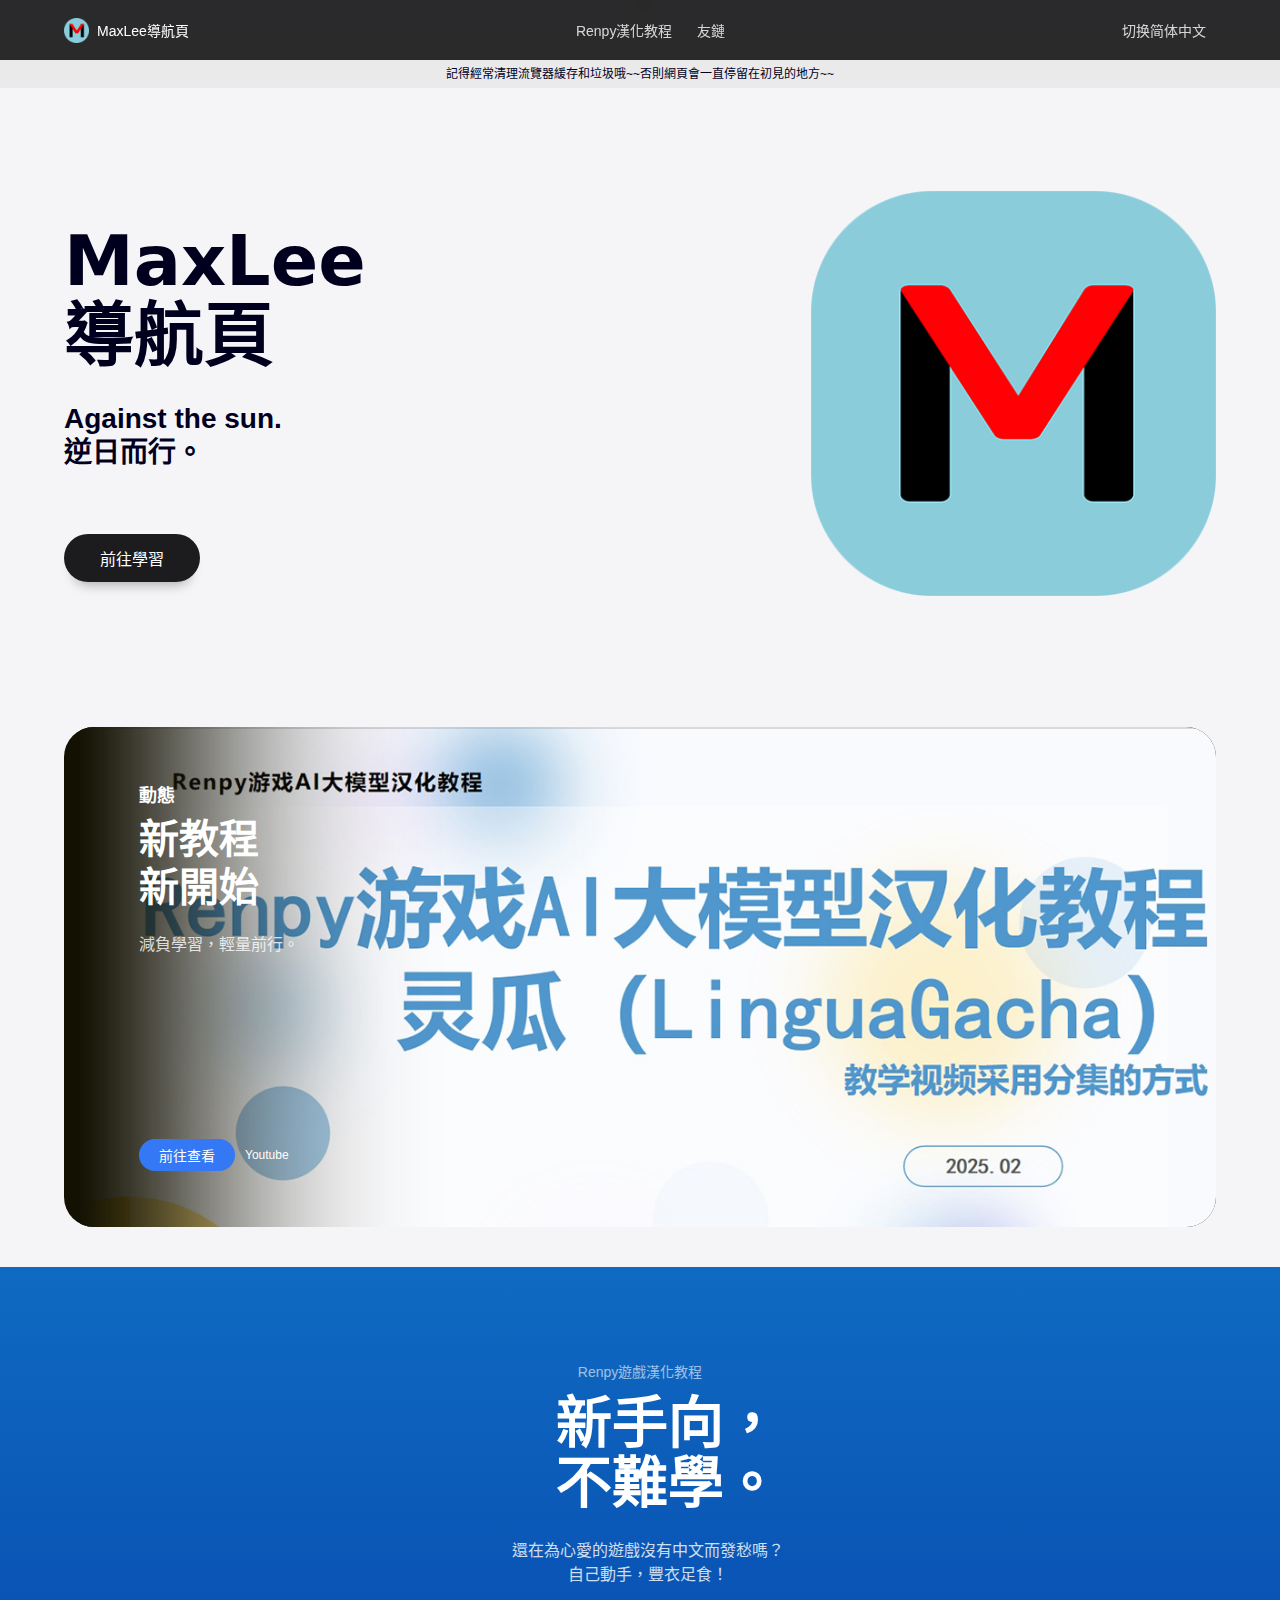
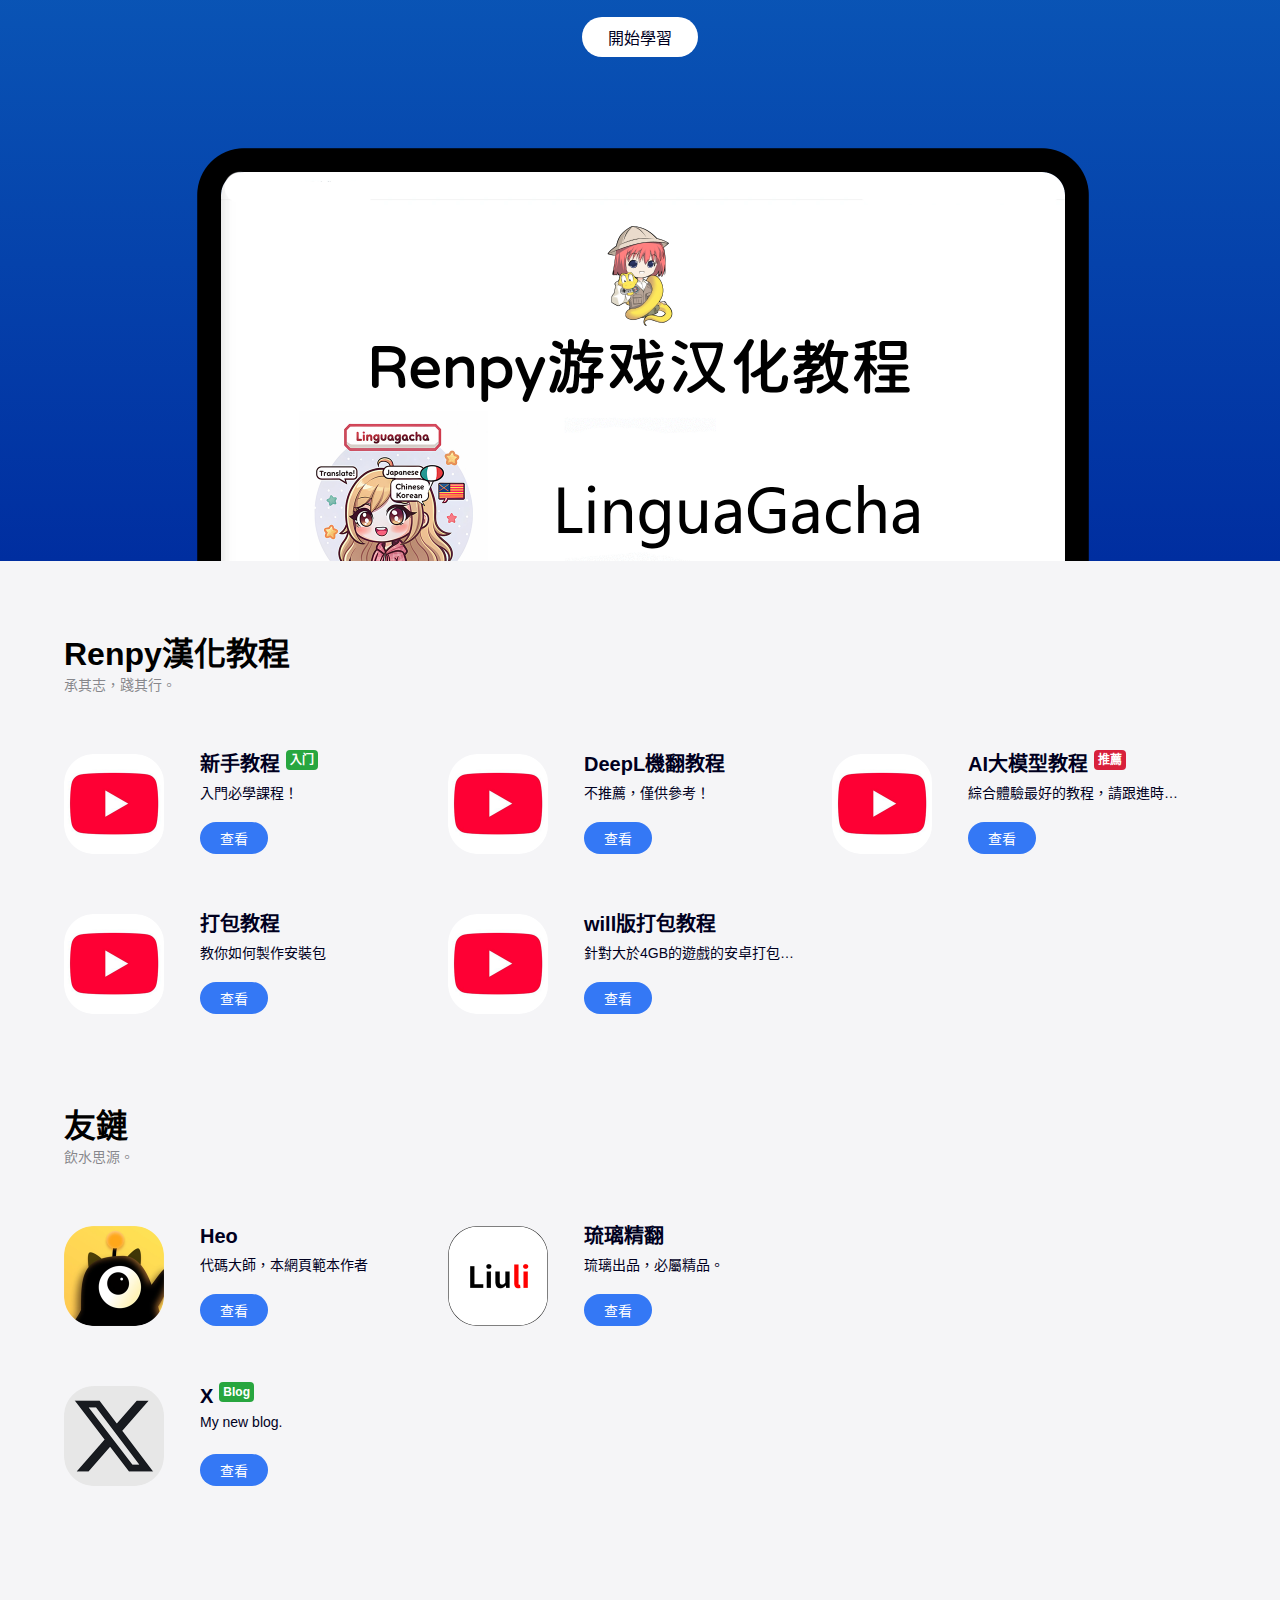
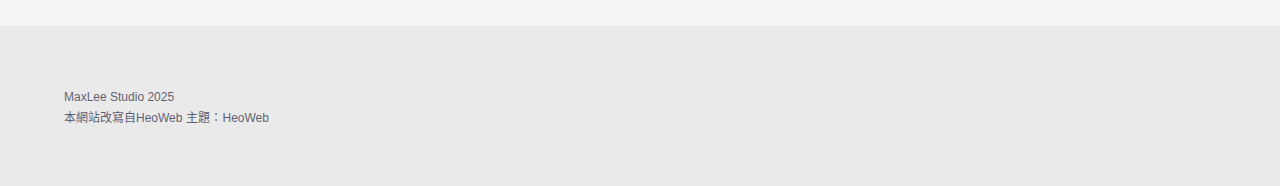
<file: index.html>
<!DOCTYPE html>
<html lang="zh-TW">

<head>
  <meta http-equiv="Cache-Control" content="no-cache, no-store, must-revalidate">
  <meta http-equiv="Pragma" content="no-cache">
  <meta http-equiv="Expires" content="0">
  <meta charset="UTF-8">
  <meta http-equiv="X-UA-Compatible" content="IE=edge">
  <meta name="viewport" content="width=device-width, initial-scale=1.0">
  <title>MaxLee導航頁</title>
  <link rel="stylesheet" href="https://maxlee7923.github.io/main.css">
  <link rel="icon" type="image/x-icon" href="/img/icon.webp">
  <link rel="apple-touch-icon" href="/img/icon.webp">
  <meta name="apple-mobile-web-app-title" content="MaxLee">
  <link rel="bookmark" href="/img/icon.webp">
  <link rel="apple-touch-icon-precomposed" sizes="180x180" href="/img/icon.webp">
  <meta name="description" content="MaxLee">
  <meta name="theme-color" content="#1C1C1F">
  <link rel="stylesheet" href="https://maxlee7923.github.io/iconfont.css">
  <script src="https://maxlee7923.github.io/jquery.min.js"></script>
  <script>
    var _hmt = _hmt || [];
    (function () {
      var hm = document.createElement("script");
      hm.src = "https://hm.baidu.com/hm.js?0a0cca83682044c405966961a1ff1b9b";
      var s = document.getElementsByTagName("script")[0];
      s.parentNode.insertBefore(hm, s);
    })();
  </script>
</head>

<body id="body">
  <div class="nav">
    <div class="nav-content">
      <div class="nav-left">
        <a href="javascript:scrollToTopWithAnimation()" class="site-logo">
          <img src="img/icon.webp" alt="logo" class="site-logo-img">
          <span class="site-name">MaxLee導航頁</span>
        </a>
      </div>
      <div class="nav-center">
        <a href="javascript:heoWeb.scrollTo('Renpy漢化教程');" class="nav-item">Renpy漢化教程</a>
        <a href="javascript:heoWeb.scrollTo('友鏈');" class="nav-item">友鏈</a>
      </div>
      <div class="nav-right">
        <a href="https://www.maxLee7923.com/zh-CN.html" class="nav-item" target="_blank">切换简体中文</a>
        <a class="nav-menu" id="nav-menu"><span class="heofont icon-menu-fill"></span></a>
      </div>
    </div>
  </div>
  <div class="menu-list" id="menu-list">
    <a href="https://www.patreon.com/c/MaxLee7923/" class="nav-item" target="_blank">Patreon</a>
    <a href="https://x.com/MAXLEE7923/" class="nav-item" target="_blank">X</a>
    <a href="javascript:heoWeb.scrollTo('Renpy漢化教程');" class="nav-item">Renpy漢化教程</a>
    <a href="javascript:heoWeb.scrollTo('友鏈');" class="nav-item">友鏈</a>
  </div>

  <div class="nav-banner">
    <a class="nav-banner-text" href="" >記得經常清理流覽器緩存和垃圾哦~~否則網頁會一直停留在初見的地方~~<span
        class="heofont icon-arrow-right-s-line" style="font-size: 36px;"></span></a>
  </div> -->

  <div class="first-stack need-padding">
    <div class="left-Introduce">
      <div class="title-group">
        <span class="title">MaxLee</span>
        <span class="title">導航頁</span></span>
      </div>
      <div class="discription">
        <span class="discription-text">Against<span class="inline-word"> the sun.</span><br>逆日<span class="inline-word">而行。</span></span>
      </div>
      <div class="first-stack-links">
        <a href="javascript:heoWeb.scrollTo('Renpy漢化教程');" class="about-button" >前往學習</a>

      </div>
      
    </div>
    <a href="" class="right-stack" >
      <img class="banner-img" src="img/400ty.png" alt="banner" title="banner">
    </a>
  </div>

  <!-- 動態 -->
  <div class="special-card">
    <div class="special-card-left">
      <div class="tips">動態</div>
      <div class="title">新教程<br> 新開始</div>
      <div class="discription">減負學習，輕量前行。</div>
      <div class="button-group">
        <a class="button linkbutton" href="https://www.youtube.com/playlist?list=PLi5EUBXeLaY5IESrB-PnCHVnwBVMJziiL">前往查看</a>
        <span class="linkbotton-tips">Youtube</span>
      </div>
    </div>
    <img class="special-card-right" src="img/20250219.jpg"></img>
  </div>


  <!-- Butterfly banner -->
  <div class="product-banner" style="background-image: linear-gradient(180deg, #0F6AC1 0%, #002EA0 100%);">
    <div class="banner-info need-padding">
      <span class="tips" style="color: white; opacity: 0.6;">Renpy遊戲漢化教程</span>
      <span class="title">新手向<span class="punctuation">，</span><br>不難學<span class="punctuation">。</span></span>
      <div class="banner-discription-group">
        <span class="description">還在為心愛的遊戲沒有中文而發愁嗎<span class="inline-word"> <span class="punctuation">？</span></span></span>
        <span class="description">自己動手，豐衣足食<span class="inline-word"> <span class="punctuation">！</span></span></span>
      </div>
      <div class="link-group">
        <a class="primary-button" href="javascript:heoWeb.scrollTo('Renpy漢化教程');" >開始學習</a>
      </div>
    </div>
    <div class="banner-pic">
      <img class="banner-pic-img" src="img/gameshow.png" alt="banner image">
    </div>
  </div>

  <div class="product-group need-padding" id="Renpy漢化教程">
    <h2 class="group-title">Renpy漢化教程</h2>
    <span class="group-description">承其志，踐其行。</span>
    <div class="group-items">

      <!-- 新手教程 -->
      <div class="group-item">
        <a class="group-item-icon" href="https://www.youtube.com/playlist?list=PLi5EUBXeLaY4DTEP3buxxwpV1rHRTgAnw" target="_blank">
          <img loading="lazy" class="group-item-icon-img" src="img/youtube.png" alt="product-icon" title="product-icon">
        </a>
        <div class="group-info-group">
          <div class="group-info">
            <a class="title" href="https://www.youtube.com/playlist?list=PLi5EUBXeLaY4DTEP3buxxwpV1rHRTgAnw" target="_blank">新手教程<sup class="new">入门</sup></a>
            <a class="discription" href="https://www.youtube.com/playlist?list=PLi5EUBXeLaY4DTEP3buxxwpV1rHRTgAnw" target="_blank">入門必學課程！</a>
          </div>
          <div class="group-info-button">
            <a class="linkbutton" href="https://www.youtube.com/playlist?list=PLi5EUBXeLaY4DTEP3buxxwpV1rHRTgAnw" target="_blank">查看</a>
          </div>
        </div>
      </div>

      <!-- DeepL机翻教程 -->
      <div class="group-item">
        <a class="group-item-icon" href="https://www.youtube.com/playlist?list=PLi5EUBXeLaY7C6wuaY_NxbgGO6s5rQrgQ" target="_blank">
          <img loading="lazy" class="group-item-icon-img" src="img/youtube.png" alt="product-icon" title="product-icon">
        </a>
        <div class="group-info-group">
          <div class="group-info">
            <a class="title" href="https://www.youtube.com/playlist?list=PLi5EUBXeLaY7C6wuaY_NxbgGO6s5rQrgQ" target="_blank">DeepL機翻教程</a>
            <a class="discription" href="https://www.youtube.com/playlist?list=PLi5EUBXeLaY7C6wuaY_NxbgGO6s5rQrgQ" target="_blank">不推薦，僅供參考！</a>
          </div>
          <div class="group-info-button">
            <a class="linkbutton" href="https://www.youtube.com/playlist?list=PLi5EUBXeLaY7C6wuaY_NxbgGO6s5rQrgQ" target="_blank">查看</a>
          </div>
        </div>
      </div>

      <!-- AI大模型 -->
      <div class="group-item">
        <a class="group-item-icon" href="https://www.youtube.com/playlist?list=PLi5EUBXeLaY5IESrB-PnCHVnwBVMJziiL" target="_blank">
          <img loading="lazy" class="group-item-icon-img" src="img/youtube.png" alt="product-icon" title="product-icon">
        </a>
        <div class="group-info-group">
          <div class="group-info">
            <a class="title" href="https://www.youtube.com/playlist?list=PLi5EUBXeLaY5IESrB-PnCHVnwBVMJziiL" target="_blank">AI大模型教程<sup class="hot">推薦</sup></a>
            <a class="discription" href="https://www.youtube.com/playlist?list=PLi5EUBXeLaY5IESrB-PnCHVnwBVMJziiL" target="_blank">綜合體驗最好的教程，請跟進時代的步伐！</a>
          </div>
          <div class="group-info-button">
            <a class="linkbutton" href="https://www.youtube.com/playlist?list=PLi5EUBXeLaY5IESrB-PnCHVnwBVMJziiL" target="_blank">查看</a>
          </div>
        </div>
      </div>

      <!-- HeoMusic -->
      <div class="group-item">
        <a class="group-item-icon" href="https://www.youtube.com/playlist?list=PLi5EUBXeLaY7du72xeTfXp0TZR7CLmtnU" target="_blank">
          <img loading="lazy" class="group-item-icon-img" src="img/youtube.png" alt="product-icon" title="product-icon">
        </a>
        <div class="group-info-group">
          <div class="group-info">
            <a class="title" href="https://www.youtube.com/playlist?list=PLi5EUBXeLaY7du72xeTfXp0TZR7CLmtnU" target="_blank">打包教程</a>
            <a class="discription" href="https://www.youtube.com/playlist?list=PLi5EUBXeLaY7du72xeTfXp0TZR7CLmtnU" target="_blank">教你如何製作安裝包</a>
          </div>
          <div class="group-info-button">
            <a class="linkbutton" href="https://www.youtube.com/playlist?list=PLi5EUBXeLaY7du72xeTfXp0TZR7CLmtnU" target="_blank">查看</a>
          </div>
        </div>
      </div>

      <!-- TimePlus -->
      <div class="group-item">
        <a class="group-item-icon" href="https://www.youtube.com/watch?v=HyMIGNrgZMs&list=PLi5EUBXeLaY7du72xeTfXp0TZR7CLmtnU&index=3" target="_blank">
          <img loading="lazy" class="group-item-icon-img" src="img/youtube.png" alt="product-icon" title="product-icon">
        </a>
        <div class="group-info-group">
          <div class="group-info">
            <a class="title" href="https://www.youtube.com/watch?v=HyMIGNrgZMs&list=PLi5EUBXeLaY7du72xeTfXp0TZR7CLmtnU&index=3" target="_blank">will版打包教程</a>
            <a class="discription" href="https://www.youtube.com/watch?v=HyMIGNrgZMs&list=PLi5EUBXeLaY7du72xeTfXp0TZR7CLmtnU&index=3" target="_blank">針對大於4GB的遊戲的安卓打包方案</a>
          </div>
          <div class="group-info-button">
            <a class="linkbutton" href="https://www.youtube.com/watch?v=HyMIGNrgZMs&list=PLi5EUBXeLaY7du72xeTfXp0TZR7CLmtnU&index=3" target="_blank">查看</a>
          </div>
        </div>
      </div>

    </div>
  </div>


  <div class="product-group need-padding" id="友鏈">
    <h2 class="group-title">友鏈</h2>
    <span class="group-description">飲水思源。</span>
    <div class="group-items">



      <!-- Heo -->
      <div class="group-item">
        <a class="group-item-icon" href="https://github.com/zhheo/HeoWeb" target="_blank" rel="noopener nofollow">
          <img loading="lazy" class="group-item-icon-img" src="img/heo.png" alt="product-icon" title="product-icon">
        </a>
        <div class="group-info-group">
          <div class="group-info">
            <a class="title" href="https://github.com/zhheo/HeoWeb" target="_blank" rel="noopener nofollow">Heo</a>
            <a class="discription" href="https://github.com/zhheo/HeoWeb" target="_blank" rel="noopener nofollow">代碼大師，本網頁範本作者</a>
          </div>
          <div class="group-info-button">
            <a class="linkbutton" href="https://github.com/zhheo/HeoWeb" target="_blank" rel="noopener nofollow">查看</a>
          </div>
        </div>
      </div>

      <!-- 琉璃精翻 -->
      <div class="group-item">
        <a class="group-item-icon" href="https://liuplus.itch.io/" target="_blank" rel="noopener nofollow">
          <img loading="lazy" class="group-item-icon-img" src="img/liuli.png" alt="product-icon" title="product-icon">
        </a>
        <div class="group-info-group">
          <div class="group-info">
            <a class="title" href="https://liuplus.itch.io/" target="_blank" rel="noopener nofollow">琉璃精翻</a>
            <a class="discription" href="https://liuplus.itch.io/" target="_blank" rel="noopener nofollow">琉璃出品，必屬精品。</a>
          </div>
          <div class="group-info-button">
            <a class="linkbutton" href="https://liuplus.itch.io/" target="_blank" rel="noopener nofollow">查看</a>
          </div>
        </div>
      </div>
    </div>


      <!-- X -->
      <div class="group-item">
        <a class="group-item-icon" href="https://x.com/MAXLEE7923/" target="_blank">
          <img loading="lazy" class="group-item-icon-img" src="img/X.png" alt="product-icon" title="product-icon">
        </a>
        <div class="group-info-group">
          <div class="group-info">
            <a class="title" href="https://x.com/MAXLEE7923/" target="_blank">X<sup class="new">Blog</sup></a>
            <a class="discription" href="https://x.com/MAXLEE7923/" target="_blank">My new blog.</a>
          </div>
          <div class="group-info-button">
            <a class="linkbutton" href="https://x.com/MAXLEE7923/" target="_blank">查看</a>
          </div>
        </div>
      </div>

  </div>

  <div class="footer">
    <div class="footer-content need-padding">
      <span class="info">MaxLee Studio 2025</span>
      <div class="info-group"><a class="info"  target="_blank">本網站改寫自HeoWeb</a><a class="info" href="https://github.com/zhheo/HeoWeb" target="_blank">主題：HeoWeb</a></div>
    </div>
  </div>
</body>

<script src="https://maxlee7923.github.io/simpleParallax.min.js"></script>
<script src="https://maxlee7923.github.io/main.js"></script>

</html>
</file>
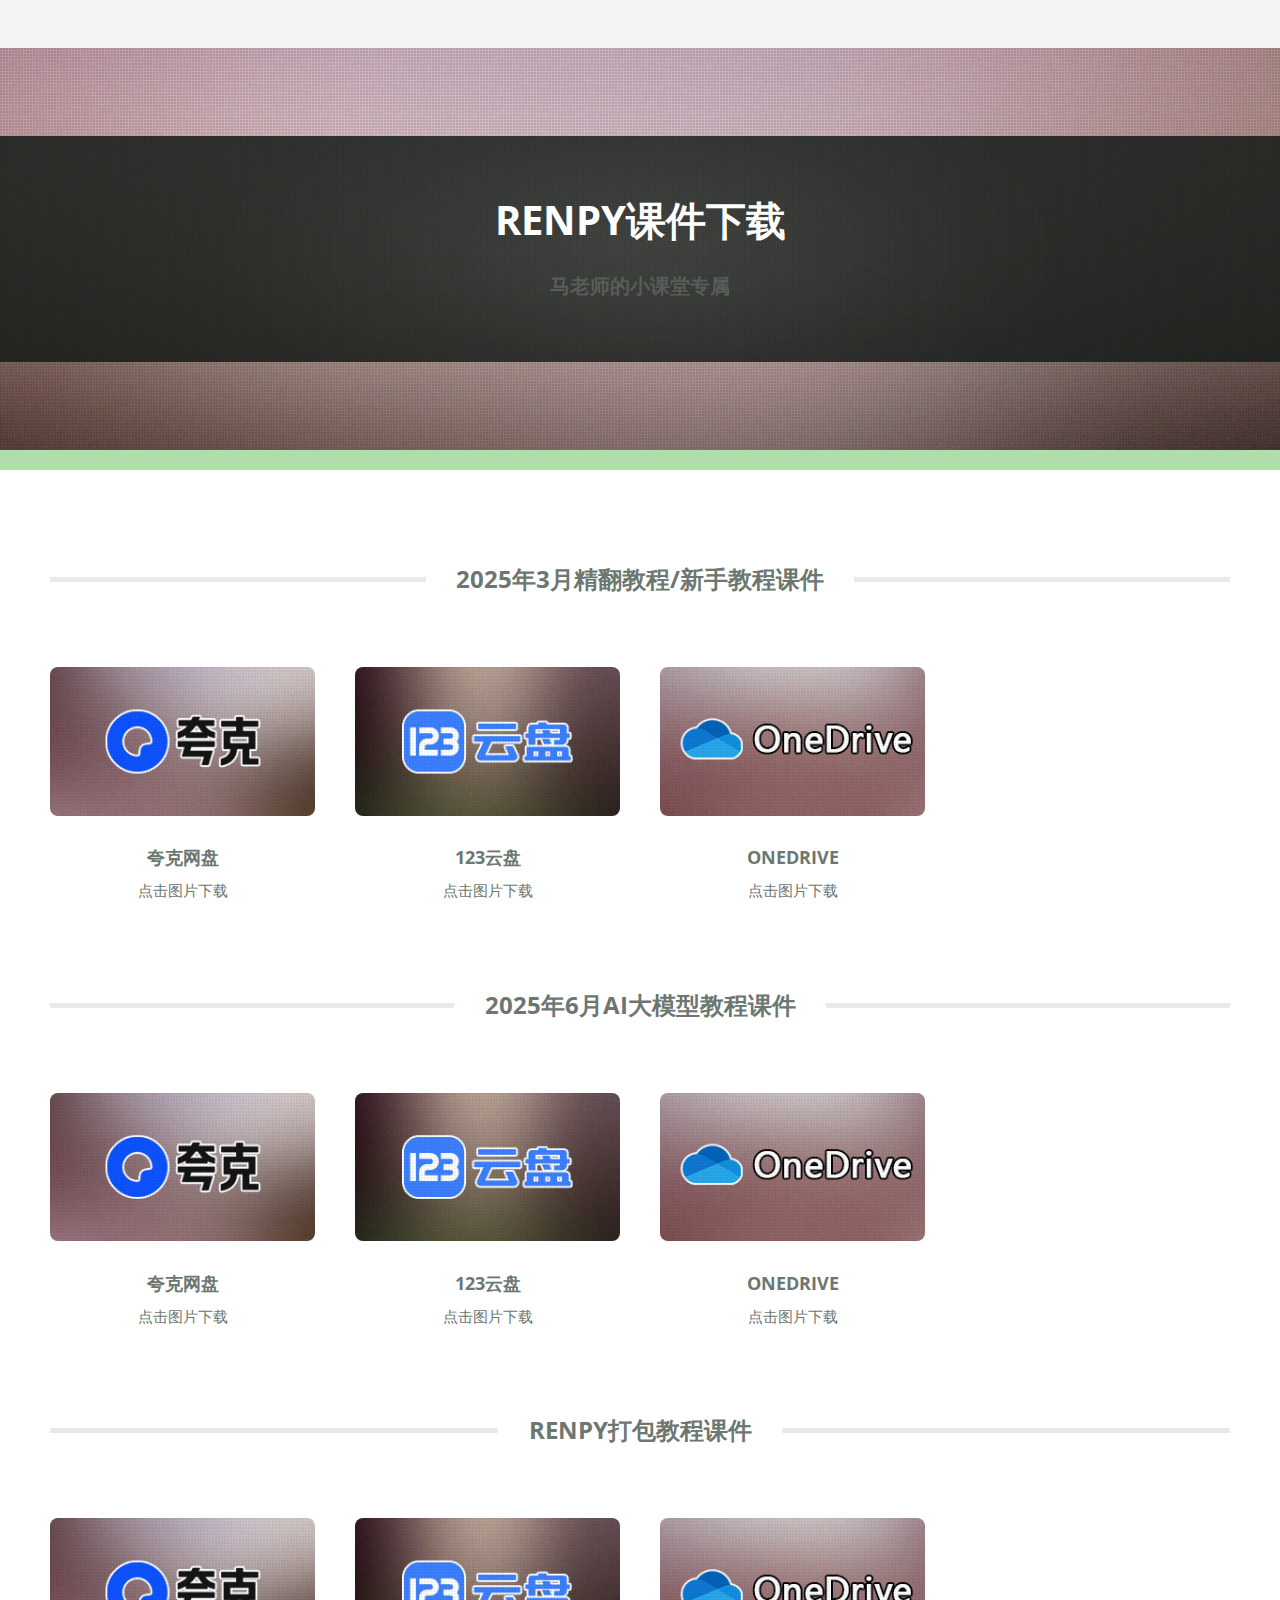
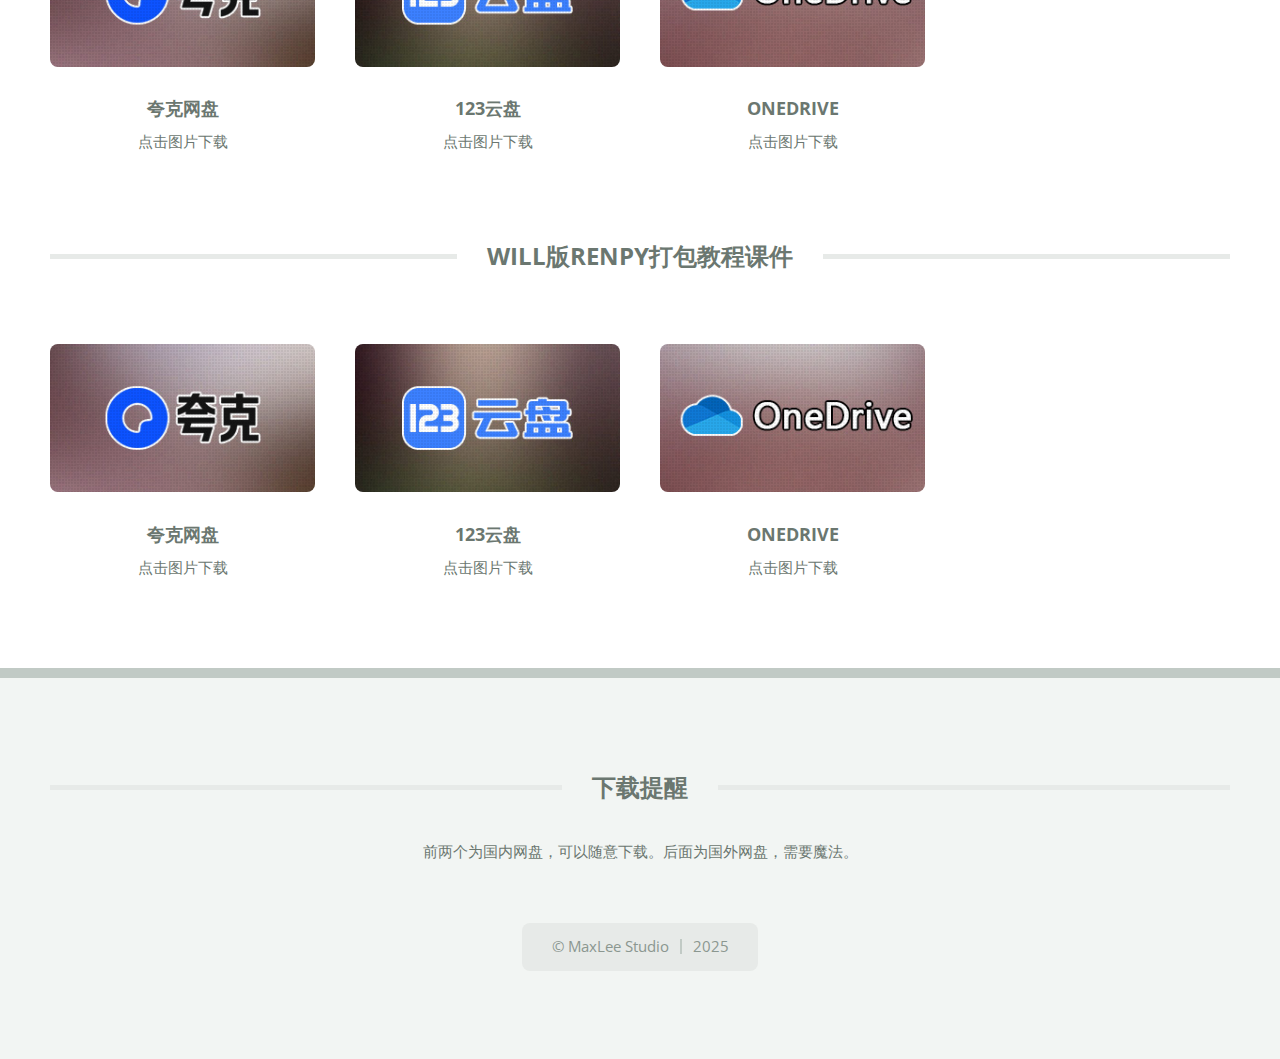
<file: kejian/index.html>
<!DOCTYPE HTML>
<!--
	TXT by HTML5 UP
	html5up.net | @ajlkn
	Free for personal and commercial use under the CCA 3.0 license (html5up.net/license)
-->
<html>
	<head>
		<title>Renpy课件下载</title>
		<meta charset="utf-8" />
		<link rel="stylesheet" href="assets/css/main.css" />
	</head>
	<body class="homepage is-preload">
		<div id="page-wrapper">
			<!-- Banner -->
				<section id="banner">
					<div class="content">
						<h2>Renpy课件下载</h2>
						<p>马老师的小课堂专属</p>
					</div>
				</section>

			<!-- Main -->
				<section id="main">
					<div class="container">
						<div class="row gtr-200">
							
							<div class="col-12">

								<!-- Features -->
									<section class="box features">
										<h2 class="major"><span>2025年3月精翻教程/新手教程课件</span></h2>
										<div>
											<div class="row">
												<div class="col-3 col-6-medium col-12-small">

													<!-- Feature -->
														<section class="box feature">
															<a href="https://pan.quark.cn/s/32f9a1e4f40e?pwd=x3zM" class="image featured"><img src="images/pic01.jpg" alt="" /></a>
															<h3><a href="https://pan.quark.cn/s/32f9a1e4f40e?pwd=x3zM">夸克网盘</a></h3>
															<p>
																点击图片下载
															</p>
														</section>

												</div>
												<div class="col-3 col-6-medium col-12-small">

													<!-- Feature -->
														<section class="box feature">
															<a href="https://www.123912.com/s/Q0Cqjv-2rBDv" class="image featured"><img src="images/pic02.jpg" alt="" /></a>
															<h3><a href="https://www.123912.com/s/Q0Cqjv-2rBDv">123云盘</a></h3>
															<p>
																点击图片下载
															</p>
														</section>

												</div>

												<div class="col-3 col-6-medium col-12-small">

													<!-- Feature -->
														<section class="box feature">
															<a href="https://1drv.ms/f/c/2767fc8e330a2f31/EoVbMt1AzDtKkT8-ySixrLMB3nCgyPTbjTnzDnOOrjUliA?e=vtiS8b" class="image featured"><img src="images/pic04.jpg" alt="" /></a>
															<h3><a href="https://1drv.ms/f/c/2767fc8e330a2f31/EoVbMt1AzDtKkT8-ySixrLMB3nCgyPTbjTnzDnOOrjUliA?e=vtiS8b">OneDrive</a></h3>
															<p>
																点击图片下载
															</p>
														</section>

												</div>

											</div>
										</div>
									</section>

							</div>
							<div class="col-12">

								<!-- Blog -->
									<section class="box blog">
										<h2 class="major"><span>2025年6月AI大模型教程课件</span></h2>
										<div>
											<div class="row">
												<div class="col-3 col-6-medium col-12-small">

													<!-- Feature -->
														<section class="box feature">
															<a href="https://pan.quark.cn/s/a8fe365256c2?pwd=ZMYz" class="image featured"><img src="images/pic01.jpg" alt="" /></a>
															<h3><a href="https://pan.quark.cn/s/a8fe365256c2?pwd=ZMYz">夸克网盘</a></h3>
															<p>
																点击图片下载
															</p>
														</section>

												</div>
												<div class="col-3 col-6-medium col-12-small">

													<!-- Feature -->
														<section class="box feature">
															<a href="https://www.123912.com/s/Q0Cqjv-srBDv" class="image featured"><img src="images/pic02.jpg" alt="" /></a>
															<h3><a href="https://www.123912.com/s/Q0Cqjv-srBDv">123云盘</a></h3>
															<p>
																点击图片下载
															</p>
														</section>

												</div>

												<div class="col-3 col-6-medium col-12-small">

													<!-- Feature -->
														<section class="box feature">
															<a href="https://1drv.ms/f/c/2767fc8e330a2f31/ErzR0BbZVGhCtjwXhv010sgBwl1CBz4D3Wi1KWIq0k7pow?e=KamP9n" class="image featured"><img src="images/pic04.jpg" alt="" /></a>
															<h3><a href="https://1drv.ms/f/c/2767fc8e330a2f31/ErzR0BbZVGhCtjwXhv010sgBwl1CBz4D3Wi1KWIq0k7pow?e=KamP9n">OneDrive</a></h3>
															<p>
																点击图片下载
															</p>
														</section>

												</div>

											</div>
										</div>
									</section>
								</div>
							<div class="col-12">

								<!-- Features -->
									<section class="box features">
										<h2 class="major"><span>Renpy打包教程课件</span></h2>
										<div>
											<div class="row">
												<div class="col-3 col-6-medium col-12-small">

													<!-- Feature -->
														<section class="box feature">
															<a href="https://pan.quark.cn/s/7f99be67298c?pwd=wr3q" class="image featured"><img src="images/pic01.jpg" alt="" /></a>
															<h3><a href="https://pan.quark.cn/s/7f99be67298c?pwd=wr3q">夸克网盘</a></h3>
															<p>
																点击图片下载
															</p>
														</section>

												</div>
												<div class="col-3 col-6-medium col-12-small">

													<!-- Feature -->
														<section class="box feature">
															<a href="https://www.123912.com/s/Q0Cqjv-nrBDv" class="image featured"><img src="images/pic02.jpg" alt="" /></a>
															<h3><a href="https://www.123912.com/s/Q0Cqjv-nrBDv">123云盘</a></h3>
															<p>
																点击图片下载
															</p>
														</section>

												</div>

												<div class="col-3 col-6-medium col-12-small">

													<!-- Feature -->
														<section class="box feature">
															<a href="https://1drv.ms/f/c/2767fc8e330a2f31/Eq9hgPVB9RBLrdoZUvphI6EBamH_BCtblgOFrDPdxes7Dg?e=o7ikLo" class="image featured"><img src="images/pic04.jpg" alt="" /></a>
															<h3><a href="https://1drv.ms/f/c/2767fc8e330a2f31/Eq9hgPVB9RBLrdoZUvphI6EBamH_BCtblgOFrDPdxes7Dg?e=o7ikLo">OneDrive</a></h3>
															<p>
																点击图片下载
															</p>
														</section>

												</div>

											</div>
										</div>
									</section>
	
							</div>
							<div class="col-12">

								<!-- Features -->
									<section class="box features">
										<h2 class="major"><span>Will版Renpy打包教程课件</span></h2>
										<div>
											<div class="row">
												<div class="col-3 col-6-medium col-12-small">

													<!-- Feature -->
														<section class="box feature">
															<a href="https://pan.quark.cn/s/637d9ef9b51d?pwd=NGmM" class="image featured"><img src="images/pic01.jpg" alt="" /></a>
															<h3><a href="https://pan.quark.cn/s/637d9ef9b51d?pwd=NGmM">夸克网盘</a></h3>
															<p>
																点击图片下载
															</p>
														</section>

												</div>
												<div class="col-3 col-6-medium col-12-small">

													<!-- Feature -->
														<section class="box feature">
															<a href="https://www.123912.com/s/Q0Cqjv-XrBDv" class="image featured"><img src="images/pic02.jpg" alt="" /></a>
															<h3><a href="https://www.123912.com/s/Q0Cqjv-XrBDv">123云盘</a></h3>
															<p>
																点击图片下载
															</p>
														</section>

												</div>

												<div class="col-3 col-6-medium col-12-small">

													<!-- Feature -->
														<section class="box feature">
															<a href="https://1drv.ms/f/c/2767fc8e330a2f31/EqW4OkIOYYJBissw9w2-RzUBmLA7XraXE4HQcQUECRaYTQ?e=uTa69R" class="image featured"><img src="images/pic04.jpg" alt="" /></a>
															<h3><a href="https://1drv.ms/f/c/2767fc8e330a2f31/EqW4OkIOYYJBissw9w2-RzUBmLA7XraXE4HQcQUECRaYTQ?e=uTa69R">OneDrive</a></h3>
															<p>
																点击图片下载
															</p>
														</section>

												</div>

											</div>
										</div>
									</section>
	
							</div>
						</div>
					</div>
				</section>

			<!-- Footer -->
				<footer id="footer">
					<div class="container">
						<div class="row gtr-200">
							<div class="col-12">

								<!-- About -->
									<section>
										<h2 class="major"><span>下载提醒</span></h2>
										<p>
											前两个为国内网盘，可以随意下载。后面为国外网盘，需要魔法。
										</p>
									</section>

							</div>

						</div>

						<!-- Copyright -->
							<div id="copyright">
								<ul class="menu">
									<li>&copy; MaxLee Studio</li><li>2025</li>
								</ul>
							</div>

					</div>
				</footer>

		</div>

		<!-- Scripts -->
			<script src="assets/js/jquery.min.js"></script>
			<script src="assets/js/jquery.dropotron.min.js"></script>
			<script src="assets/js/jquery.scrolly.min.js"></script>
			<script src="assets/js/browser.min.js"></script>
			<script src="assets/js/breakpoints.min.js"></script>
			<script src="assets/js/util.js"></script>
			<script src="assets/js/main.js"></script>

	</body>
</html>
</file>
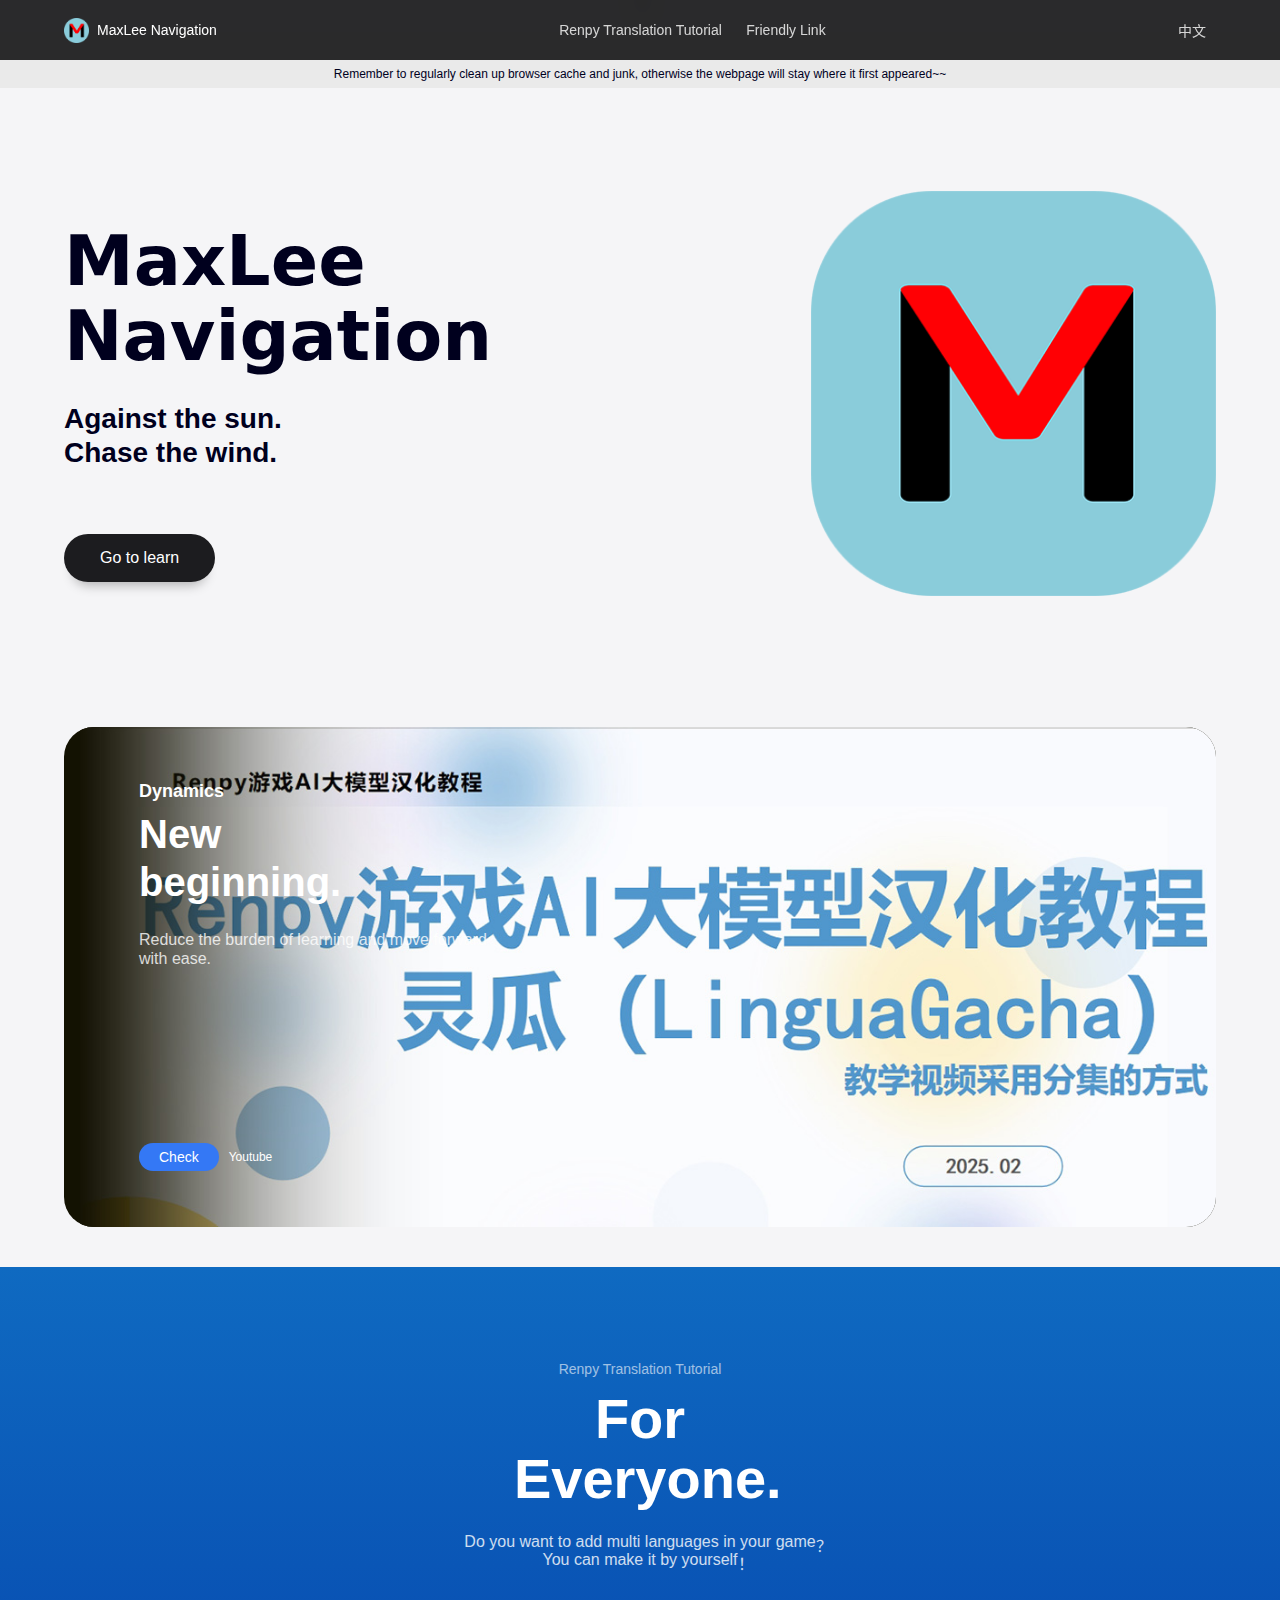
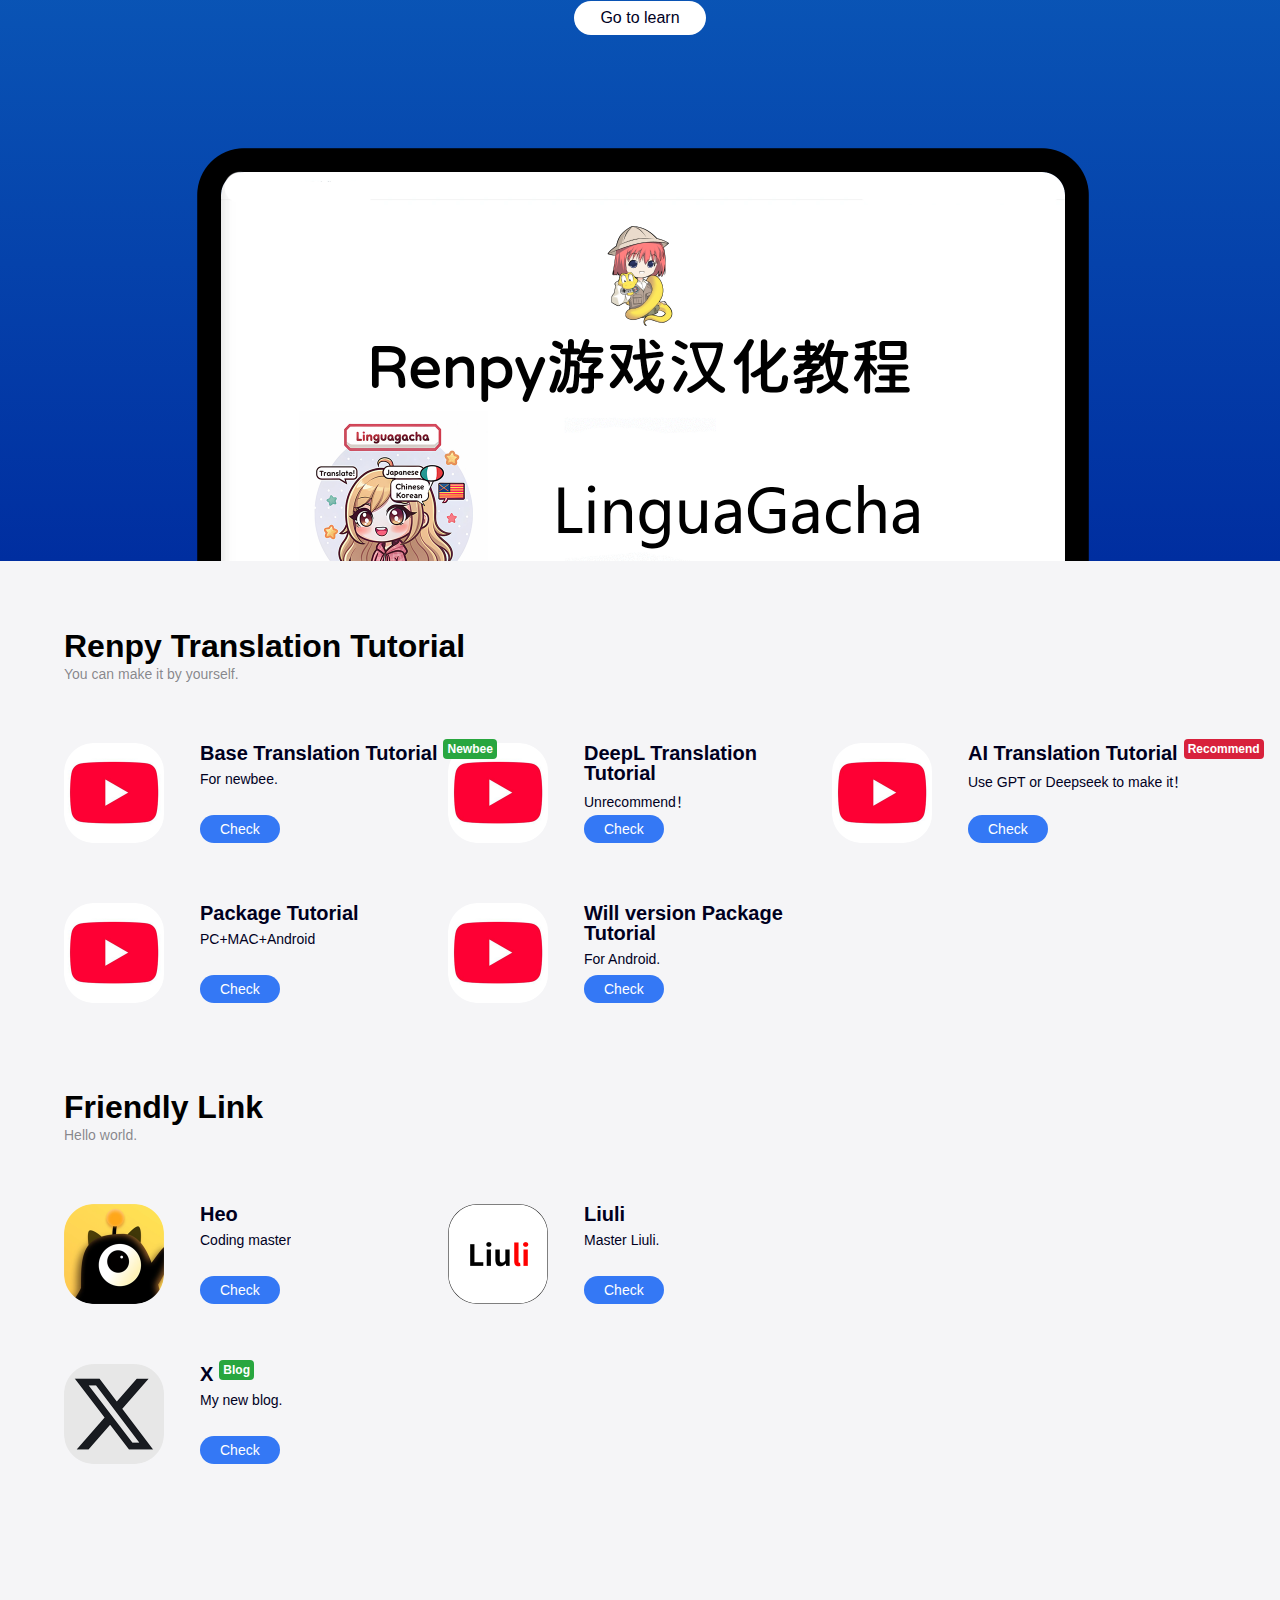
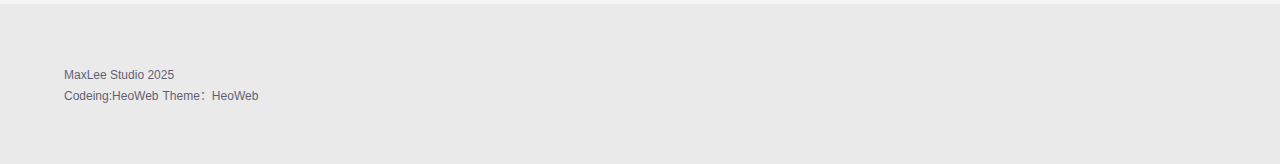
<file: eng.html>
<!DOCTYPE html>
<html lang="zh-CN">

<head>
  <meta http-equiv="Cache-Control" content="no-cache, no-store, must-revalidate">
  <meta http-equiv="Pragma" content="no-cache">
  <meta http-equiv="Expires" content="0">
  <meta charset="UTF-8">
  <meta http-equiv="X-UA-Compatible" content="IE=edge">
  <meta name="viewport" content="width=device-width, initial-scale=1.0">
  <title>MaxLee Navigation</title>
  <link rel="stylesheet" href="https://maxlee7923.github.io/main.css">
  <link rel="icon" type="image/x-icon" href="/img/icon.webp">
  <link rel="apple-touch-icon" href="/img/icon.webp">
  <meta name="apple-mobile-web-app-title" content="MaxLee">
  <link rel="bookmark" href="/img/icon.webp">
  <link rel="apple-touch-icon-precomposed" sizes="180x180" href="/img/icon.webp">
  <meta name="description" content="MaxLee">
  <meta name="theme-color" content="#1C1C1F">
  <link rel="stylesheet" href="https://maxlee7923.github.io/iconfont.css">
  <script src="https://maxlee7923.github.io/jquery.min.js"></script>
  <script>
    var _hmt = _hmt || [];
    (function () {
      var hm = document.createElement("script");
      hm.src = "https://hm.baidu.com/hm.js?0a0cca83682044c405966961a1ff1b9b";
      var s = document.getElementsByTagName("script")[0];
      s.parentNode.insertBefore(hm, s);
    })();
  </script>
</head>

<body id="body">
  <div class="nav">
    <div class="nav-content">
      <div class="nav-left">
        <a href="javascript:scrollToTopWithAnimation()" class="site-logo">
          <img src="img/icon.webp" alt="logo" class="site-logo-img">
          <span class="site-name">MaxLee Navigation</span>
        </a>
      </div>
      <div class="nav-center">
        <a href="javascript:heoWeb.scrollTo('Renpy Translation Tutorial');" class="nav-item">Renpy Translation Tutorial</a>
        <a href="javascript:heoWeb.scrollTo('Friendly Link');" class="nav-item">Friendly Link</a>
      </div>
      <div class="nav-right">
        <a href="https://www.maxLee7923.com" class="nav-item" target="_blank">中文</a>
        <a class="nav-menu" id="nav-menu"><span class="heofont icon-menu-fill"></span></a>
      </div>
    </div>
  </div>
  <div class="menu-list" id="menu-list">
    <a href="https://www.patreon.com/c/MaxLee7923/" class="nav-item" target="_blank">Patreon</a>
    <a href="https://x.com/MAXLEE7923/" class="nav-item" target="_blank">X</a>
    <a href="javascript:heoWeb.scrollTo('Renpy Translation Tutorial');" class="nav-item">Renpy Translation Tutorial</a>
    <a href="javascript:heoWeb.scrollTo('Friendly Link');" class="nav-item">Friendly Link</a>
  </div>

  <div class="nav-banner">
    <a class="nav-banner-text" href="" >Remember to regularly clean up browser cache and junk, otherwise the webpage will stay where it first appeared~~<span
        class="heofont icon-arrow-right-s-line" style="font-size: 36px;"></span></a>
  </div> -->

  <div class="first-stack need-padding">
    <div class="left-Introduce">
      <div class="title-group">
        <span class="title">MaxLee</span>
        <span class="title">Navigation</span></span>
      </div>
      <div class="discription">
        <span class="discription-text">Against<span class="inline-word"> the sun.</span><br>Chase <span class="inline-word">the wind.</span></span>
      </div>
      <div class="first-stack-links">
        <a href="javascript:heoWeb.scrollTo('Renpy Translation Tutorial');" class="about-button" >Go to learn</a>

      </div>
      
    </div>
    <a href="" class="right-stack" >
      <img class="banner-img" src="img/400ty.png" alt="banner" title="banner">
    </a>
  </div>

  <!-- Dynamics -->
  <div class="special-card">
    <div class="special-card-left">
      <div class="tips">Dynamics</div>
      <div class="title">New<br> beginning.</div>
      <div class="discription">Reduce the burden of learning and move forward with ease.</div>
      <div class="button-group">
        <a class="button linkbutton" href="https://www.youtube.com/playlist?list=PLi5EUBXeLaY5IESrB-PnCHVnwBVMJziiL">Check</a>
        <span class="linkbotton-tips">Youtube</span>
      </div>
    </div>
    <img class="special-card-right" src="img/20250219.jpg"></img>
  </div>



  <!-- Butterfly banner -->
  <div class="product-banner" style="background-image: linear-gradient(180deg, #0F6AC1 0%, #002EA0 100%);">
    <div class="banner-info need-padding">
      <span class="tips" style="color: white; opacity: 0.6;">Renpy Translation Tutorial</span>
      <span class="title">For<span class="punctuation"> </span><br> Everyone<span class="punctuation">.</span></span>
      <div class="banner-discription-group">
        <span class="description">Do you want to add  multi languages in your game<span class="inline-word"> <span class="punctuation">？</span></span></span>
        <span class="description">You can make it by yourself<span class="inline-word"> <span class="punctuation">！</span></span></span>
      </div>
      <div class="link-group">
        <a class="primary-button" href="javascript:heoWeb.scrollTo('Renpy Translation Tutorial');" >Go to learn</a>
      </div>
    </div>
    <div class="banner-pic">
      <img class="banner-pic-img" src="img/gameshow.png" alt="banner image">
    </div>
  </div>

  <div class="product-group need-padding" id="Renpy Translation Tutorial">
    <h2 class="group-title">Renpy Translation Tutorial</h2>
    <span class="group-description">You can make it by yourself.</span>
    <div class="group-items">

      <!-- 新手教程 -->
      <div class="group-item">
        <a class="group-item-icon" href="https://www.youtube.com/playlist?list=PLi5EUBXeLaY4DTEP3buxxwpV1rHRTgAnw" target="_blank">
          <img loading="lazy" class="group-item-icon-img" src="img/youtube.png" alt="product-icon" title="product-icon">
        </a>
        <div class="group-info-group">
          <div class="group-info">
            <a class="title" href="https://www.youtube.com/playlist?list=PLi5EUBXeLaY4DTEP3buxxwpV1rHRTgAnw" target="_blank">Base Translation Tutorial<sup class="new">Newbee</sup></a>
            <a class="discription" href="https://www.youtube.com/playlist?list=PLi5EUBXeLaY4DTEP3buxxwpV1rHRTgAnw" target="_blank">For newbee.</a>
          </div>
          <div class="group-info-button">
            <a class="linkbutton" href="https://www.youtube.com/playlist?list=PLi5EUBXeLaY4DTEP3buxxwpV1rHRTgAnw" target="_blank">Check</a>
          </div>
        </div>
      </div>

      <!-- DeepLTranslation Tutorial -->
      <div class="group-item">
        <a class="group-item-icon" href="https://www.youtube.com/playlist?list=PLi5EUBXeLaY7C6wuaY_NxbgGO6s5rQrgQ" target="_blank">
          <img loading="lazy" class="group-item-icon-img" src="img/youtube.png" alt="product-icon" title="product-icon">
        </a>
        <div class="group-info-group">
          <div class="group-info">
            <a class="title" href="https://www.youtube.com/playlist?list=PLi5EUBXeLaY7C6wuaY_NxbgGO6s5rQrgQ" target="_blank">DeepL Translation Tutorial</a>
            <a class="discription" href="https://www.youtube.com/playlist?list=PLi5EUBXeLaY7C6wuaY_NxbgGO6s5rQrgQ" target="_blank"> Unrecommend！</a>
          </div>
          <div class="group-info-button">
            <a class="linkbutton" href="https://www.youtube.com/playlist?list=PLi5EUBXeLaY7C6wuaY_NxbgGO6s5rQrgQ" target="_blank">Check</a>
          </div>
        </div>
      </div>


      <!-- AI大模型 -->
      <div class="group-item">
        <a class="group-item-icon" href="https://www.youtube.com/playlist?list=PLi5EUBXeLaY5IESrB-PnCHVnwBVMJziiL" target="_blank">
          <img loading="lazy" class="group-item-icon-img" src="img/youtube.png" alt="product-icon" title="product-icon">
        </a>
        <div class="group-info-group">
          <div class="group-info">
            <a class="title" href="https://www.youtube.com/playlist?list=PLi5EUBXeLaY5IESrB-PnCHVnwBVMJziiL" target="_blank">AI Translation Tutorial<sup class="hot"> Recommend</sup></a>
            <a class="discription" href="https://www.youtube.com/playlist?list=PLi5EUBXeLaY5IESrB-PnCHVnwBVMJziiL" target="_blank">Use GPT or Deepseek to make it！</a>
          </div>
          <div class="group-info-button">
            <a class="linkbutton" href="https://www.youtube.com/playlist?list=PLi5EUBXeLaY5IESrB-PnCHVnwBVMJziiL" target="_blank">Check</a>
          </div>
        </div>
      </div>

      <!-- HeoMusic -->
      <div class="group-item">
        <a class="group-item-icon" href="https://www.youtube.com/playlist?list=PLi5EUBXeLaY7du72xeTfXp0TZR7CLmtnU" target="_blank">
          <img loading="lazy" class="group-item-icon-img" src="img/youtube.png" alt="product-icon" title="product-icon">
        </a>
        <div class="group-info-group">
          <div class="group-info">
            <a class="title" href="https://www.youtube.com/playlist?list=PLi5EUBXeLaY7du72xeTfXp0TZR7CLmtnU" target="_blank">Package Tutorial</a>
            <a class="discription" href="https://www.youtube.com/playlist?list=PLi5EUBXeLaY7du72xeTfXp0TZR7CLmtnU" target="_blank">PC+MAC+Android</a>
          </div>
          <div class="group-info-button">
            <a class="linkbutton" href="https://www.youtube.com/playlist?list=PLi5EUBXeLaY7du72xeTfXp0TZR7CLmtnU" target="_blank">Check</a>
          </div>
        </div>
      </div>

      <!-- TimePlus -->
      <div class="group-item">
        <a class="group-item-icon" href="https://www.youtube.com/watch?v=HyMIGNrgZMs&list=PLi5EUBXeLaY7du72xeTfXp0TZR7CLmtnU&index=3" target="_blank">
          <img loading="lazy" class="group-item-icon-img" src="img/youtube.png" alt="product-icon" title="product-icon">
        </a>
        <div class="group-info-group">
          <div class="group-info">
            <a class="title" href="https://www.youtube.com/watch?v=HyMIGNrgZMs&list=PLi5EUBXeLaY7du72xeTfXp0TZR7CLmtnU&index=3" target="_blank">Will version Package Tutorial</a>
            <a class="discription" href="https://www.youtube.com/watch?v=HyMIGNrgZMs&list=PLi5EUBXeLaY7du72xeTfXp0TZR7CLmtnU&index=3" target="_blank">For Android.</a>
          </div>
          <div class="group-info-button">
            <a class="linkbutton" href="https://www.youtube.com/watch?v=HyMIGNrgZMs&list=PLi5EUBXeLaY7du72xeTfXp0TZR7CLmtnU&index=3" target="_blank">Check</a>
          </div>
        </div>
      </div>

    </div>
  </div>

  <div class="product-group need-padding" id="Friendly Link">
    <h2 class="group-title">Friendly Link</h2>
    <span class="group-description">Hello world.</span>
    <div class="group-items">


      <!-- Heo -->
      <div class="group-item">
        <a class="group-item-icon" href="https://github.com/zhheo/HeoWeb" target="_blank" rel="noopener nofollow">
          <img loading="lazy" class="group-item-icon-img" src="img/heo.png" alt="product-icon" title="product-icon">
        </a>
        <div class="group-info-group">
          <div class="group-info">
            <a class="title" href="https://github.com/zhheo/HeoWeb" target="_blank" rel="noopener nofollow">Heo</a>
            <a class="discription" href="https://github.com/zhheo/HeoWeb" target="_blank" rel="noopener nofollow">Coding master</a>
          </div>
          <div class="group-info-button">
            <a class="linkbutton" href="https://github.com/zhheo/HeoWeb" target="_blank" rel="noopener nofollow">Check</a>
          </div>
        </div>
      </div>

      <!-- 琉璃精翻 -->
      <div class="group-item">
        <a class="group-item-icon" href="https://liuplus.itch.io/" target="_blank" rel="noopener nofollow">
          <img loading="lazy" class="group-item-icon-img" src="img/liuli.png" alt="product-icon" title="product-icon">
        </a>
        <div class="group-info-group">
          <div class="group-info">
            <a class="title" href="https://liuplus.itch.io/" target="_blank" rel="noopener nofollow">Liuli</a>
            <a class="discription" href="https://liuplus.itch.io/" target="_blank" rel="noopener nofollow">Master Liuli.</a>
          </div>
          <div class="group-info-button">
            <a class="linkbutton" href="https://liuplus.itch.io/" target="_blank" rel="noopener nofollow">Check</a>
          </div>
        </div>
      </div>
    </div>


      <!-- X -->
      <div class="group-item">
        <a class="group-item-icon" href="https://x.com/MAXLEE7923/" target="_blank">
          <img loading="lazy" class="group-item-icon-img" src="img/X.png" alt="product-icon" title="product-icon">
        </a>
        <div class="group-info-group">
          <div class="group-info">
            <a class="title" href="https://x.com/MAXLEE7923/" target="_blank">X<sup class="new">Blog</sup></a>
            <a class="discription" href="https://x.com/MAXLEE7923/" target="_blank">My new blog.</a>
          </div>
          <div class="group-info-button">
            <a class="linkbutton" href="https://x.com/MAXLEE7923/" target="_blank">Check</a>
          </div>
        </div>
      </div>

  </div>

  <div class="footer">
    <div class="footer-content need-padding">
      <span class="info">MaxLee Studio 2025</span>
      <div class="info-group"><a class="info"  target="_blank">Codeing:HeoWeb</a><a class="info" href="https://github.com/zhheo/HeoWeb" target="_blank">Theme：HeoWeb</a></div>
    </div>
  </div>
</body>

<script src="https://maxlee7923.github.io/simpleParallax.min.js"></script>
<script src="https://maxlee7923.github.io/main.js"></script>

</html>
</file>
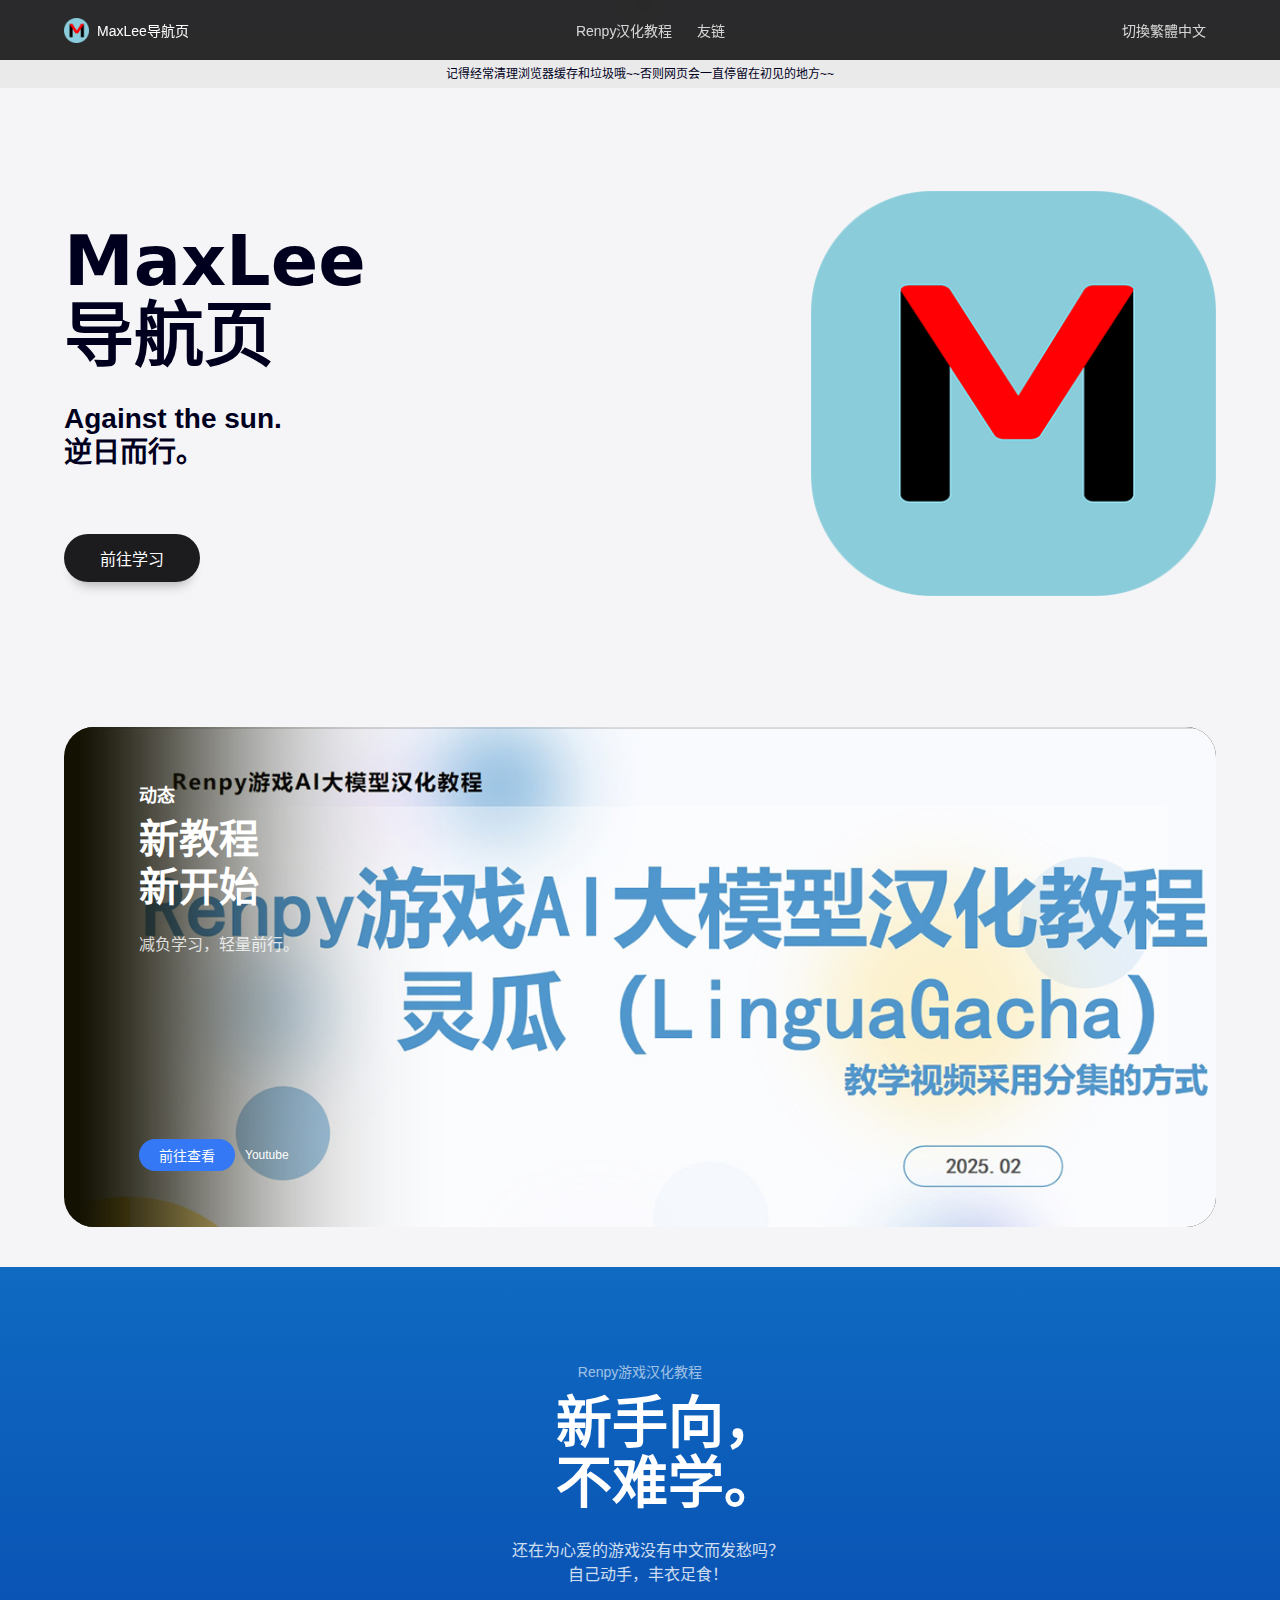
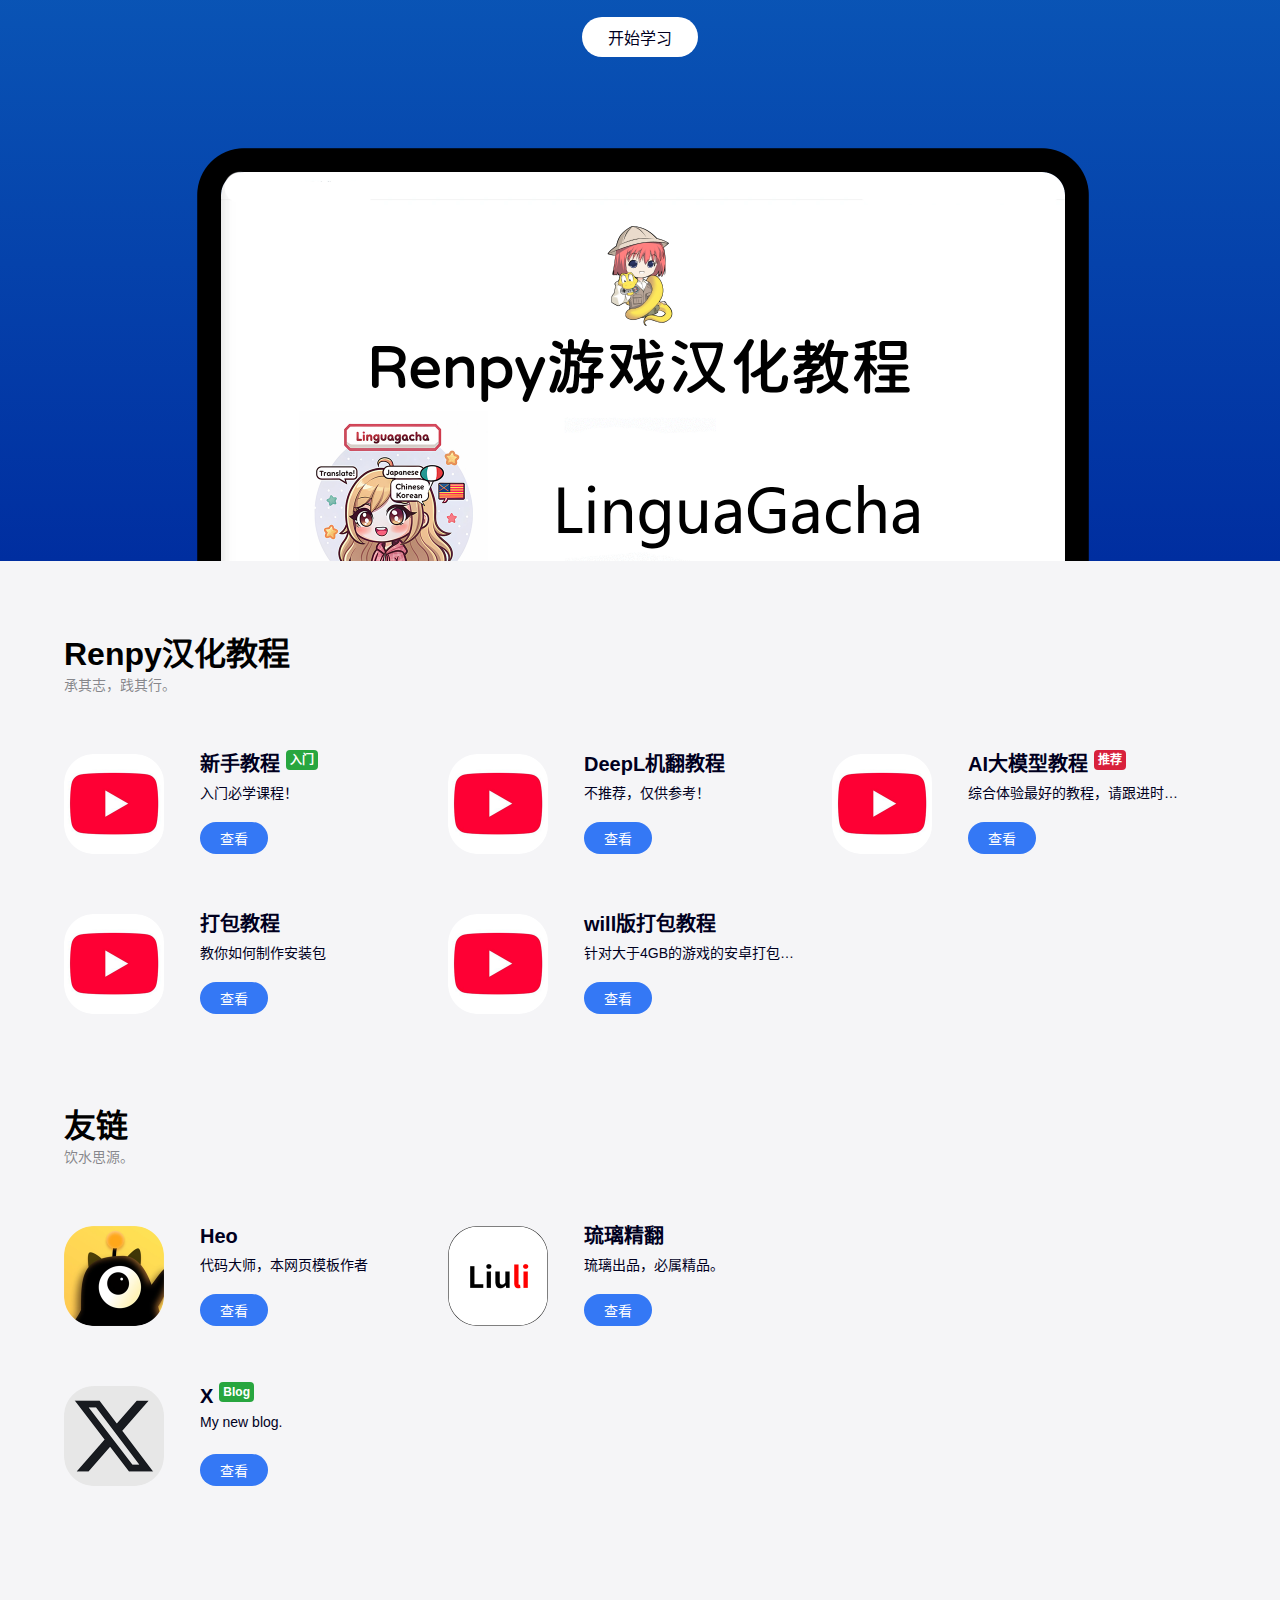
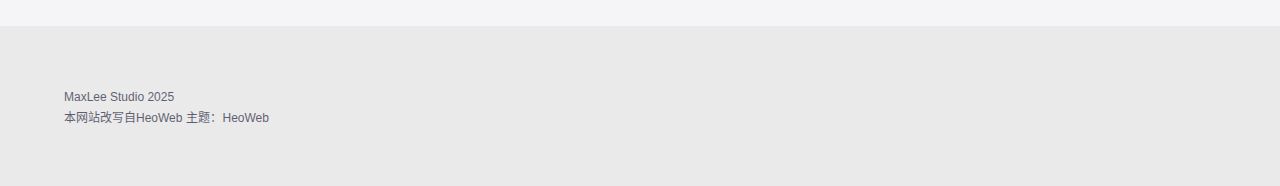
<file: zh-CN.html>
<!DOCTYPE html>
<html lang="zh-CN">

<head>
  <meta http-equiv="Cache-Control" content="no-cache, no-store, must-revalidate">
  <meta http-equiv="Pragma" content="no-cache">
  <meta http-equiv="Expires" content="0">
  <meta charset="UTF-8">
  <meta http-equiv="X-UA-Compatible" content="IE=edge">
  <meta name="viewport" content="width=device-width, initial-scale=1.0">
  <title>MaxLee导航页</title>
  <link rel="stylesheet" href="https://maxlee7923.github.io/main.css">
  <link rel="icon" type="image/x-icon" href="/img/icon.webp">
  <link rel="apple-touch-icon" href="/img/icon.webp">
  <meta name="apple-mobile-web-app-title" content="MaxLee">
  <link rel="bookmark" href="/img/icon.webp">
  <link rel="apple-touch-icon-precomposed" sizes="180x180" href="/img/icon.webp">
  <meta name="description" content="MaxLee">
  <meta name="theme-color" content="#1C1C1F">
  <link rel="stylesheet" href="https://maxlee7923.github.io/iconfont.css">
  <script src="https://maxlee7923.github.io/jquery.min.js"></script>
  <script>
    var _hmt = _hmt || [];
    (function () {
      var hm = document.createElement("script");
      hm.src = "https://hm.baidu.com/hm.js?0a0cca83682044c405966961a1ff1b9b";
      var s = document.getElementsByTagName("script")[0];
      s.parentNode.insertBefore(hm, s);
    })();
  </script>
</head>

<body id="body">
  <div class="nav">
    <div class="nav-content">
      <div class="nav-left">
        <a href="javascript:scrollToTopWithAnimation()" class="site-logo">
          <img src="img/icon.webp" alt="logo" class="site-logo-img">
          <span class="site-name">MaxLee导航页</span>
        </a>
      </div>
      <div class="nav-center">
        <a href="javascript:heoWeb.scrollTo('Renpy汉化教程');" class="nav-item">Renpy汉化教程</a>
        <a href="javascript:heoWeb.scrollTo('友链');" class="nav-item">友链</a>
      </div>
      <div class="nav-right">
        <a href="https://www.maxLee7923.com" class="nav-item" target="_blank">切換繁體中文</a>
        <a class="nav-menu" id="nav-menu"><span class="heofont icon-menu-fill"></span></a>
      </div>
    </div>
  </div>
  <div class="menu-list" id="menu-list">
    <a href="https://www.patreon.com/c/MaxLee7923/" class="nav-item" target="_blank">Patreon</a>
    <a href="https://x.com/MAXLEE7923/" class="nav-item" target="_blank">X</a>
    <a href="javascript:heoWeb.scrollTo('Renpy汉化教程');" class="nav-item">Renpy汉化教程</a>
    <a href="javascript:heoWeb.scrollTo('友链');" class="nav-item">友链</a>
  </div>

  <div class="nav-banner">
    <a class="nav-banner-text" href="" >记得经常清理浏览器缓存和垃圾哦~~否则网页会一直停留在初见的地方~~<span
        class="heofont icon-arrow-right-s-line" style="font-size: 36px;"></span></a>
  </div> -->

  <div class="first-stack need-padding">
    <div class="left-Introduce">
      <div class="title-group">
        <span class="title">MaxLee</span>
        <span class="title">导航页</span></span>
      </div>
      <div class="discription">
        <span class="discription-text">Against<span class="inline-word"> the sun.</span><br>逆日<span class="inline-word">而行。</span></span>
      </div>
      <div class="first-stack-links">
        <a href="javascript:heoWeb.scrollTo('Renpy汉化教程');" class="about-button" >前往学习</a>

      </div>
      
    </div>
    <a href="" class="right-stack" >
      <img class="banner-img" src="img/400ty.png" alt="banner" title="banner">
    </a>
  </div>

  <!-- 动态 -->
  <div class="special-card">
    <div class="special-card-left">
      <div class="tips">动态</div>
      <div class="title">新教程<br> 新开始</div>
      <div class="discription">减负学习，轻量前行。</div>
      <div class="button-group">
        <a class="button linkbutton" href="https://www.youtube.com/playlist?list=PLi5EUBXeLaY5IESrB-PnCHVnwBVMJziiL">前往查看</a>
        <span class="linkbotton-tips">Youtube</span>
      </div>
    </div>
    <img class="special-card-right" src="img/20250219.jpg"></img>
  </div>



  <!-- Butterfly banner -->
  <div class="product-banner" style="background-image: linear-gradient(180deg, #0F6AC1 0%, #002EA0 100%);">
    <div class="banner-info need-padding">
      <span class="tips" style="color: white; opacity: 0.6;">Renpy游戏汉化教程</span>
      <span class="title">新手向<span class="punctuation">，</span><br>不难学<span class="punctuation">。</span></span>
      <div class="banner-discription-group">
        <span class="description">还在为心爱的游戏没有中文而发愁吗<span class="inline-word"> <span class="punctuation">？</span></span></span>
        <span class="description">自己动手，丰衣足食<span class="inline-word"> <span class="punctuation">！</span></span></span>
      </div>
      <div class="link-group">
        <a class="primary-button" href="javascript:heoWeb.scrollTo('Renpy汉化教程');" >开始学习</a>
      </div>
    </div>
    <div class="banner-pic">
      <img class="banner-pic-img" src="img/gameshow.png" alt="banner image">
    </div>
  </div>

  <div class="product-group need-padding" id="Renpy汉化教程">
    <h2 class="group-title">Renpy汉化教程</h2>
    <span class="group-description">承其志，践其行。</span>
    <div class="group-items">

      <!-- 新手教程 -->
      <div class="group-item">
        <a class="group-item-icon" href="https://www.youtube.com/playlist?list=PLi5EUBXeLaY4DTEP3buxxwpV1rHRTgAnw" target="_blank">
          <img loading="lazy" class="group-item-icon-img" src="img/youtube.png" alt="product-icon" title="product-icon">
        </a>
        <div class="group-info-group">
          <div class="group-info">
            <a class="title" href="https://www.youtube.com/playlist?list=PLi5EUBXeLaY4DTEP3buxxwpV1rHRTgAnw" target="_blank">新手教程<sup class="new">入门</sup></a>
            <a class="discription" href="https://www.youtube.com/playlist?list=PLi5EUBXeLaY4DTEP3buxxwpV1rHRTgAnw" target="_blank">入门必学课程！</a>
          </div>
          <div class="group-info-button">
            <a class="linkbutton" href="https://www.youtube.com/playlist?list=PLi5EUBXeLaY4DTEP3buxxwpV1rHRTgAnw" target="_blank">查看</a>
          </div>
        </div>
      </div>

      <!-- DeepL机翻教程 -->
      <div class="group-item">
        <a class="group-item-icon" href="https://www.youtube.com/playlist?list=PLi5EUBXeLaY7C6wuaY_NxbgGO6s5rQrgQ" target="_blank">
          <img loading="lazy" class="group-item-icon-img" src="img/youtube.png" alt="product-icon" title="product-icon">
        </a>
        <div class="group-info-group">
          <div class="group-info">
            <a class="title" href="https://www.youtube.com/playlist?list=PLi5EUBXeLaY7C6wuaY_NxbgGO6s5rQrgQ" target="_blank">DeepL机翻教程</a>
            <a class="discription" href="https://www.youtube.com/playlist?list=PLi5EUBXeLaY7C6wuaY_NxbgGO6s5rQrgQ" target="_blank">不推荐，仅供参考！</a>
          </div>
          <div class="group-info-button">
            <a class="linkbutton" href="https://www.youtube.com/playlist?list=PLi5EUBXeLaY7C6wuaY_NxbgGO6s5rQrgQ" target="_blank">查看</a>
          </div>
        </div>
      </div>


      <!-- AI大模型 -->
      <div class="group-item">
        <a class="group-item-icon" href="https://www.youtube.com/playlist?list=PLi5EUBXeLaY5IESrB-PnCHVnwBVMJziiL" target="_blank">
          <img loading="lazy" class="group-item-icon-img" src="img/youtube.png" alt="product-icon" title="product-icon">
        </a>
        <div class="group-info-group">
          <div class="group-info">
            <a class="title" href="https://www.youtube.com/playlist?list=PLi5EUBXeLaY5IESrB-PnCHVnwBVMJziiL" target="_blank">AI大模型教程<sup class="hot">推荐</sup></a>
            <a class="discription" href="https://www.youtube.com/playlist?list=PLi5EUBXeLaY5IESrB-PnCHVnwBVMJziiL" target="_blank">综合体验最好的教程，请跟进时代的步伐！</a>
          </div>
          <div class="group-info-button">
            <a class="linkbutton" href="https://www.youtube.com/playlist?list=PLi5EUBXeLaY5IESrB-PnCHVnwBVMJziiL" target="_blank">查看</a>
          </div>
        </div>
      </div>

      <!-- HeoMusic -->
      <div class="group-item">
        <a class="group-item-icon" href="https://www.youtube.com/playlist?list=PLi5EUBXeLaY7du72xeTfXp0TZR7CLmtnU" target="_blank">
          <img loading="lazy" class="group-item-icon-img" src="img/youtube.png" alt="product-icon" title="product-icon">
        </a>
        <div class="group-info-group">
          <div class="group-info">
            <a class="title" href="https://www.youtube.com/playlist?list=PLi5EUBXeLaY7du72xeTfXp0TZR7CLmtnU" target="_blank">打包教程</a>
            <a class="discription" href="https://www.youtube.com/playlist?list=PLi5EUBXeLaY7du72xeTfXp0TZR7CLmtnU" target="_blank">教你如何制作安装包</a>
          </div>
          <div class="group-info-button">
            <a class="linkbutton" href="https://www.youtube.com/playlist?list=PLi5EUBXeLaY7du72xeTfXp0TZR7CLmtnU" target="_blank">查看</a>
          </div>
        </div>
      </div>

      <!-- TimePlus -->
      <div class="group-item">
        <a class="group-item-icon" href="https://www.youtube.com/watch?v=HyMIGNrgZMs&list=PLi5EUBXeLaY7du72xeTfXp0TZR7CLmtnU&index=3" target="_blank">
          <img loading="lazy" class="group-item-icon-img" src="img/youtube.png" alt="product-icon" title="product-icon">
        </a>
        <div class="group-info-group">
          <div class="group-info">
            <a class="title" href="https://www.youtube.com/watch?v=HyMIGNrgZMs&list=PLi5EUBXeLaY7du72xeTfXp0TZR7CLmtnU&index=3" target="_blank">will版打包教程</a>
            <a class="discription" href="https://www.youtube.com/watch?v=HyMIGNrgZMs&list=PLi5EUBXeLaY7du72xeTfXp0TZR7CLmtnU&index=3" target="_blank">针对大于4GB的游戏的安卓打包方案</a>
          </div>
          <div class="group-info-button">
            <a class="linkbutton" href="https://www.youtube.com/watch?v=HyMIGNrgZMs&list=PLi5EUBXeLaY7du72xeTfXp0TZR7CLmtnU&index=3" target="_blank">查看</a>
          </div>
        </div>
      </div>

    </div>
  </div>

  <div class="product-group need-padding" id="友链">
    <h2 class="group-title">友链</h2>
    <span class="group-description">饮水思源。</span>
    <div class="group-items">


      <!-- Heo -->
      <div class="group-item">
        <a class="group-item-icon" href="https://github.com/zhheo/HeoWeb" target="_blank" rel="noopener nofollow">
          <img loading="lazy" class="group-item-icon-img" src="img/heo.png" alt="product-icon" title="product-icon">
        </a>
        <div class="group-info-group">
          <div class="group-info">
            <a class="title" href="https://github.com/zhheo/HeoWeb" target="_blank" rel="noopener nofollow">Heo</a>
            <a class="discription" href="https://github.com/zhheo/HeoWeb" target="_blank" rel="noopener nofollow">代码大师，本网页模板作者</a>
          </div>
          <div class="group-info-button">
            <a class="linkbutton" href="https://github.com/zhheo/HeoWeb" target="_blank" rel="noopener nofollow">查看</a>
          </div>
        </div>
      </div>

      <!-- 琉璃精翻 -->
      <div class="group-item">
        <a class="group-item-icon" href="https://liuplus.itch.io/" target="_blank" rel="noopener nofollow">
          <img loading="lazy" class="group-item-icon-img" src="img/liuli.png" alt="product-icon" title="product-icon">
        </a>
        <div class="group-info-group">
          <div class="group-info">
            <a class="title" href="https://liuplus.itch.io/" target="_blank" rel="noopener nofollow">琉璃精翻</a>
            <a class="discription" href="https://liuplus.itch.io/" target="_blank" rel="noopener nofollow">琉璃出品，必属精品。</a>
          </div>
          <div class="group-info-button">
            <a class="linkbutton" href="https://liuplus.itch.io/" target="_blank" rel="noopener nofollow">查看</a>
          </div>
        </div>
      </div>
    </div>


      <!-- X -->
      <div class="group-item">
        <a class="group-item-icon" href="https://x.com/MAXLEE7923/" target="_blank">
          <img loading="lazy" class="group-item-icon-img" src="img/X.png" alt="product-icon" title="product-icon">
        </a>
        <div class="group-info-group">
          <div class="group-info">
            <a class="title" href="https://x.com/MAXLEE7923/" target="_blank">X<sup class="new">Blog</sup></a>
            <a class="discription" href="https://x.com/MAXLEE7923/" target="_blank">My new blog.</a>
          </div>
          <div class="group-info-button">
            <a class="linkbutton" href="https://x.com/MAXLEE7923/" target="_blank">查看</a>
          </div>
        </div>
      </div>

  </div>

  <div class="footer">
    <div class="footer-content need-padding">
      <span class="info">MaxLee Studio 2025</span>
      <div class="info-group"><a class="info"  target="_blank">本网站改写自HeoWeb</a><a class="info" href="https://github.com/zhheo/HeoWeb" target="_blank">主题：HeoWeb</a></div>
    </div>
  </div>
</body>

<script src="https://maxlee7923.github.io/simpleParallax.min.js"></script>
<script src="https://maxlee7923.github.io/main.js"></script>

</html>
</file>
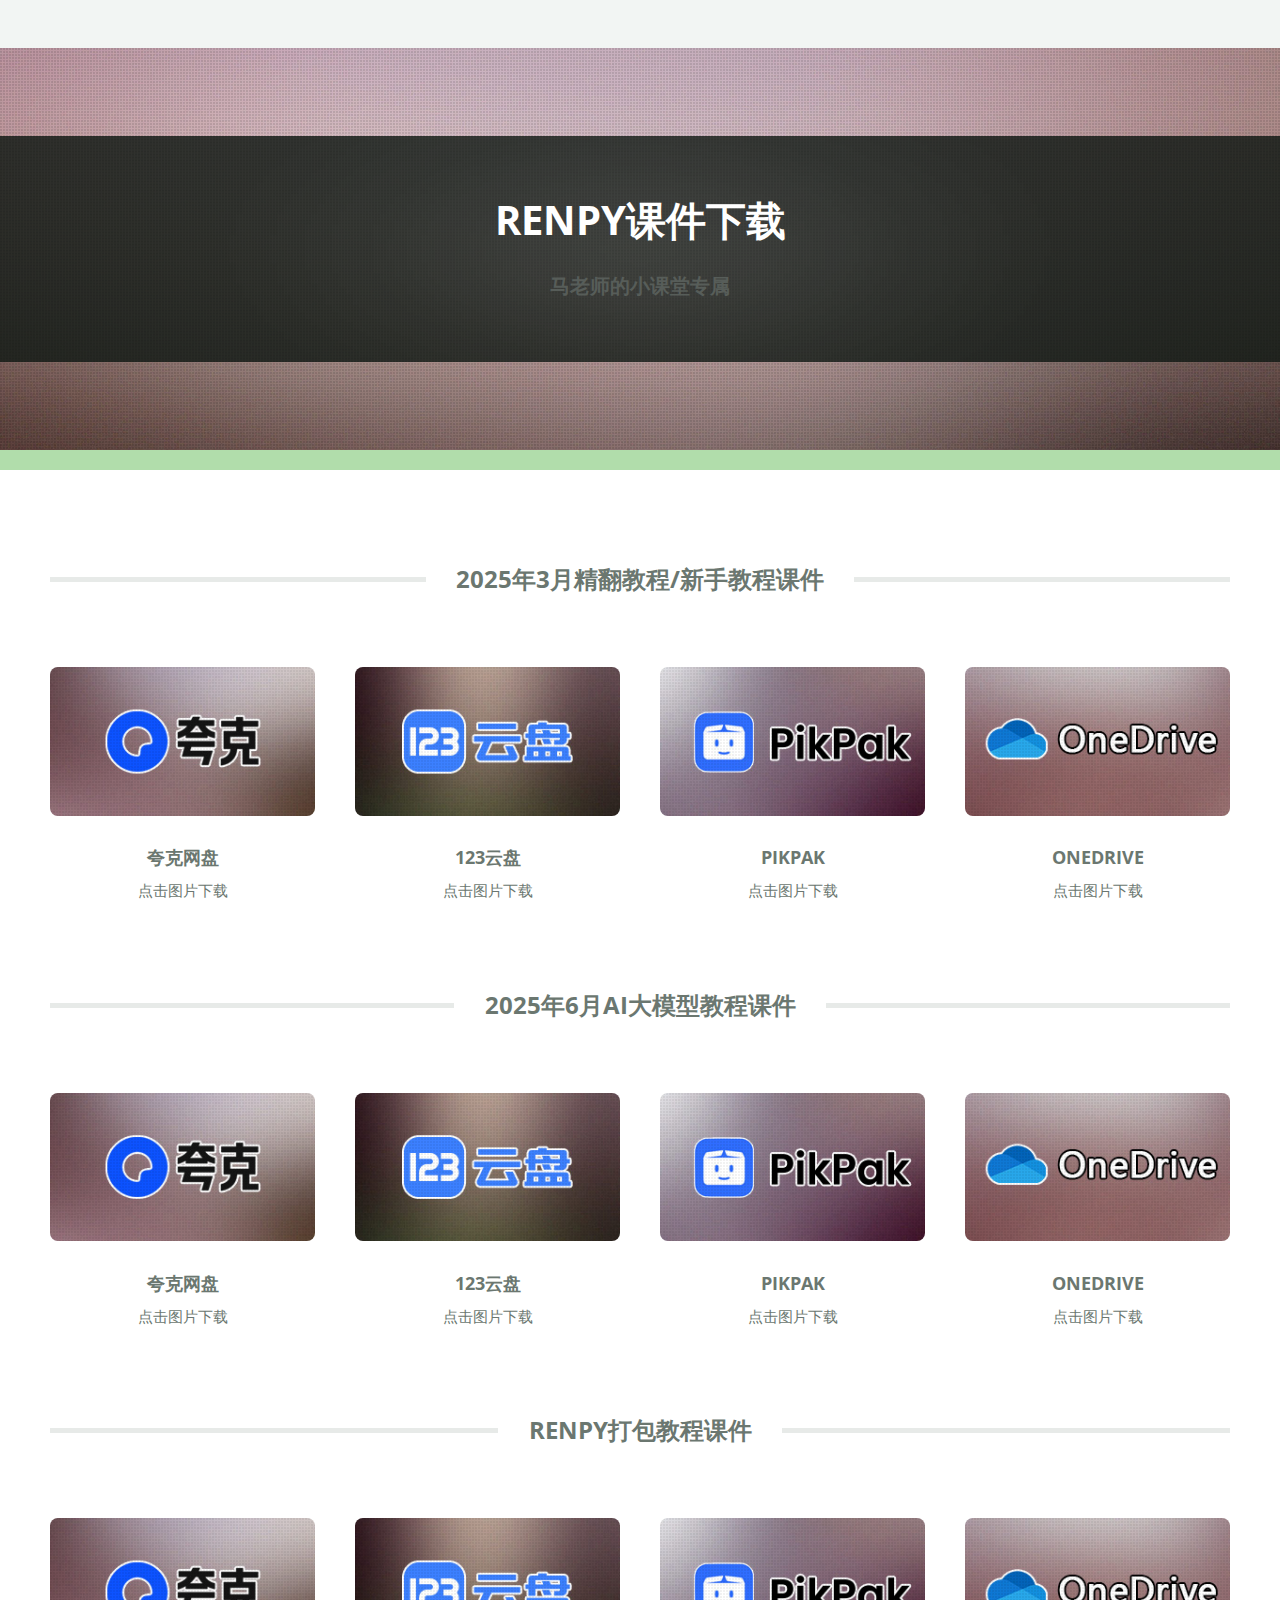
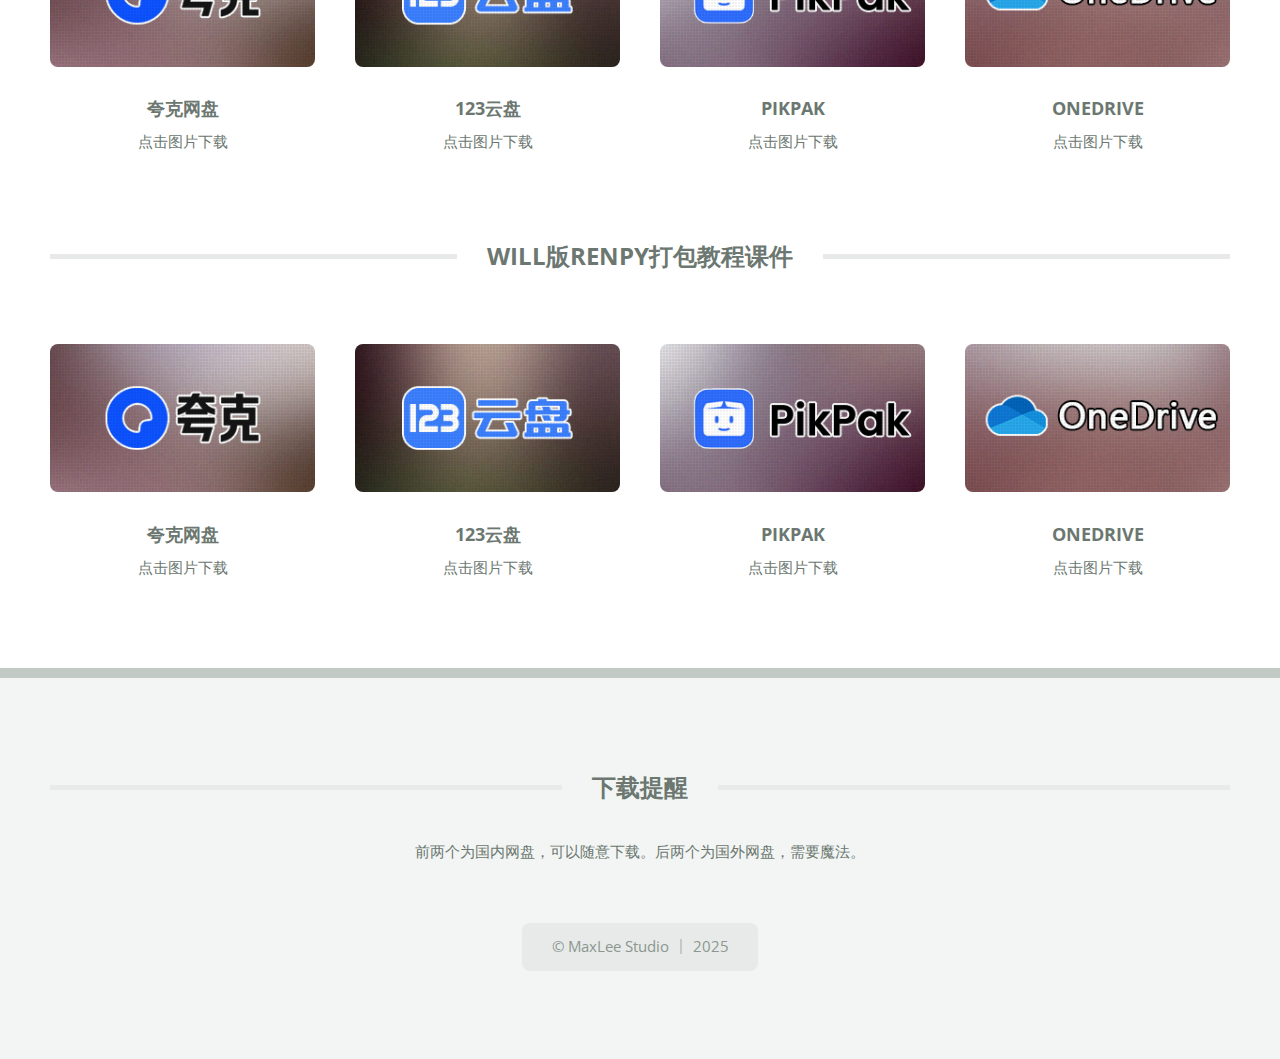
<file: kejian/index - 副本.html>
<!DOCTYPE HTML>
<!--
	TXT by HTML5 UP
	html5up.net | @ajlkn
	Free for personal and commercial use under the CCA 3.0 license (html5up.net/license)
-->
<html>
	<head>
		<title>Renpy课件下载</title>
		<meta charset="utf-8" />
		<link rel="stylesheet" href="assets/css/main.css" />
	</head>
	<body class="homepage is-preload">
		<div id="page-wrapper">
			<!-- Banner -->
				<section id="banner">
					<div class="content">
						<h2>Renpy课件下载</h2>
						<p>马老师的小课堂专属</p>
					</div>
				</section>

			<!-- Main -->
				<section id="main">
					<div class="container">
						<div class="row gtr-200">
							
							<div class="col-12">

								<!-- Features -->
									<section class="box features">
										<h2 class="major"><span>2025年3月精翻教程/新手教程课件</span></h2>
										<div>
											<div class="row">
												<div class="col-3 col-6-medium col-12-small">

													<!-- Feature -->
														<section class="box feature">
															<a href="https://pan.quark.cn/s/32f9a1e4f40e?pwd=x3zM" class="image featured"><img src="images/pic01.jpg" alt="" /></a>
															<h3><a href="https://pan.quark.cn/s/32f9a1e4f40e?pwd=x3zM">夸克网盘</a></h3>
															<p>
																点击图片下载
															</p>
														</section>

												</div>
												<div class="col-3 col-6-medium col-12-small">

													<!-- Feature -->
														<section class="box feature">
															<a href="https://www.123912.com/s/Q0Cqjv-2rBDv" class="image featured"><img src="images/pic02.jpg" alt="" /></a>
															<h3><a href="https://www.123912.com/s/Q0Cqjv-2rBDv">123云盘</a></h3>
															<p>
																点击图片下载
															</p>
														</section>

												</div>
												<div class="col-3 col-6-medium col-12-small">

													<!-- Feature -->
														<section class="box feature">
															<a href="https://mypikpak.com/s/VOUCogh8AgAlAfy0W9LZPybbo2" class="image featured"><img src="images/pic03.jpg" alt="" /></a>
															<h3><a href="https://mypikpak.com/s/VOUCogh8AgAlAfy0W9LZPybbo2">PikPak</a></h3>
															<p>
																点击图片下载
															</p>
														</section>

												</div>
												<div class="col-3 col-6-medium col-12-small">

													<!-- Feature -->
														<section class="box feature">
															<a href="https://1drv.ms/f/c/2767fc8e330a2f31/EoVbMt1AzDtKkT8-ySixrLMB3nCgyPTbjTnzDnOOrjUliA?e=vtiS8b" class="image featured"><img src="images/pic04.jpg" alt="" /></a>
															<h3><a href="https://1drv.ms/f/c/2767fc8e330a2f31/EoVbMt1AzDtKkT8-ySixrLMB3nCgyPTbjTnzDnOOrjUliA?e=vtiS8b">OneDrive</a></h3>
															<p>
																点击图片下载
															</p>
														</section>

												</div>

											</div>
										</div>
									</section>

							</div>
							<div class="col-12">

								<!-- Blog -->
									<section class="box blog">
										<h2 class="major"><span>2025年6月AI大模型教程课件</span></h2>
										<div>
											<div class="row">
												<div class="col-3 col-6-medium col-12-small">

													<!-- Feature -->
														<section class="box feature">
															<a href="https://pan.quark.cn/s/a8fe365256c2?pwd=ZMYz" class="image featured"><img src="images/pic01.jpg" alt="" /></a>
															<h3><a href="https://pan.quark.cn/s/a8fe365256c2?pwd=ZMYz">夸克网盘</a></h3>
															<p>
																点击图片下载
															</p>
														</section>

												</div>
												<div class="col-3 col-6-medium col-12-small">

													<!-- Feature -->
														<section class="box feature">
															<a href="https://www.123912.com/s/Q0Cqjv-srBDv" class="image featured"><img src="images/pic02.jpg" alt="" /></a>
															<h3><a href="https://www.123912.com/s/Q0Cqjv-srBDv">123云盘</a></h3>
															<p>
																点击图片下载
															</p>
														</section>

												</div>
												<div class="col-3 col-6-medium col-12-small">

													<!-- Feature -->
														<section class="box feature">
															<a href="https://mypikpak.com/s/VOUComAKV1ktAS0RIZ1SZBSto2" class="image featured"><img src="images/pic03.jpg" alt="" /></a>
															<h3><a href="https://mypikpak.com/s/VOUComAKV1ktAS0RIZ1SZBSto2">PikPak</a></h3>
															<p>
																点击图片下载
															</p>
														</section>

												</div>
												<div class="col-3 col-6-medium col-12-small">

													<!-- Feature -->
														<section class="box feature">
															<a href="https://1drv.ms/f/c/2767fc8e330a2f31/ErzR0BbZVGhCtjwXhv010sgBwl1CBz4D3Wi1KWIq0k7pow?e=KamP9n" class="image featured"><img src="images/pic04.jpg" alt="" /></a>
															<h3><a href="https://1drv.ms/f/c/2767fc8e330a2f31/ErzR0BbZVGhCtjwXhv010sgBwl1CBz4D3Wi1KWIq0k7pow?e=KamP9n">OneDrive</a></h3>
															<p>
																点击图片下载
															</p>
														</section>

												</div>

											</div>
										</div>
									</section>
								</div>
							<div class="col-12">

								<!-- Features -->
									<section class="box features">
										<h2 class="major"><span>Renpy打包教程课件</span></h2>
										<div>
											<div class="row">
												<div class="col-3 col-6-medium col-12-small">

													<!-- Feature -->
														<section class="box feature">
															<a href="https://pan.quark.cn/s/7f99be67298c?pwd=wr3q" class="image featured"><img src="images/pic01.jpg" alt="" /></a>
															<h3><a href="https://pan.quark.cn/s/7f99be67298c?pwd=wr3q">夸克网盘</a></h3>
															<p>
																点击图片下载
															</p>
														</section>

												</div>
												<div class="col-3 col-6-medium col-12-small">

													<!-- Feature -->
														<section class="box feature">
															<a href="https://www.123912.com/s/Q0Cqjv-nrBDv" class="image featured"><img src="images/pic02.jpg" alt="" /></a>
															<h3><a href="https://www.123912.com/s/Q0Cqjv-nrBDv">123云盘</a></h3>
															<p>
																点击图片下载
															</p>
														</section>

												</div>
												<div class="col-3 col-6-medium col-12-small">

													<!-- Feature -->
														<section class="box feature">
															<a href="https://mypikpak.com/s/VOUCopbWV1ktAS0RIZ1SZBldo2" class="image featured"><img src="images/pic03.jpg" alt="" /></a>
															<h3><a href="https://mypikpak.com/s/VOUCopbWV1ktAS0RIZ1SZBldo2">PikPak</a></h3>
															<p>
																点击图片下载
															</p>
														</section>

												</div>
												<div class="col-3 col-6-medium col-12-small">

													<!-- Feature -->
														<section class="box feature">
															<a href="https://1drv.ms/f/c/2767fc8e330a2f31/Eq9hgPVB9RBLrdoZUvphI6EBamH_BCtblgOFrDPdxes7Dg?e=o7ikLo" class="image featured"><img src="images/pic04.jpg" alt="" /></a>
															<h3><a href="https://1drv.ms/f/c/2767fc8e330a2f31/Eq9hgPVB9RBLrdoZUvphI6EBamH_BCtblgOFrDPdxes7Dg?e=o7ikLo">OneDrive</a></h3>
															<p>
																点击图片下载
															</p>
														</section>

												</div>

											</div>
										</div>
									</section>
	
							</div>
							<div class="col-12">

								<!-- Features -->
									<section class="box features">
										<h2 class="major"><span>Will版Renpy打包教程课件</span></h2>
										<div>
											<div class="row">
												<div class="col-3 col-6-medium col-12-small">

													<!-- Feature -->
														<section class="box feature">
															<a href="https://pan.quark.cn/s/637d9ef9b51d?pwd=NGmM" class="image featured"><img src="images/pic01.jpg" alt="" /></a>
															<h3><a href="https://pan.quark.cn/s/637d9ef9b51d?pwd=NGmM">夸克网盘</a></h3>
															<p>
																点击图片下载
															</p>
														</section>

												</div>
												<div class="col-3 col-6-medium col-12-small">

													<!-- Feature -->
														<section class="box feature">
															<a href="https://www.123912.com/s/Q0Cqjv-XrBDv" class="image featured"><img src="images/pic02.jpg" alt="" /></a>
															<h3><a href="https://www.123912.com/s/Q0Cqjv-XrBDv">123云盘</a></h3>
															<p>
																点击图片下载
															</p>
														</section>

												</div>
												<div class="col-3 col-6-medium col-12-small">

													<!-- Feature -->
														<section class="box feature">
															<a href="https://mypikpak.com/s/VOUCotv43Hq6Z7aiICSVIwR9o2" class="image featured"><img src="images/pic03.jpg" alt="" /></a>
															<h3><a href="https://mypikpak.com/s/VOUCotv43Hq6Z7aiICSVIwR9o2">PikPak</a></h3>
															<p>
																点击图片下载
															</p>
														</section>

												</div>
												<div class="col-3 col-6-medium col-12-small">

													<!-- Feature -->
														<section class="box feature">
															<a href="https://1drv.ms/f/c/2767fc8e330a2f31/EqW4OkIOYYJBissw9w2-RzUBmLA7XraXE4HQcQUECRaYTQ?e=uTa69R" class="image featured"><img src="images/pic04.jpg" alt="" /></a>
															<h3><a href="https://1drv.ms/f/c/2767fc8e330a2f31/EqW4OkIOYYJBissw9w2-RzUBmLA7XraXE4HQcQUECRaYTQ?e=uTa69R">OneDrive</a></h3>
															<p>
																点击图片下载
															</p>
														</section>

												</div>

											</div>
										</div>
									</section>
	
							</div>
						</div>
					</div>
				</section>

			<!-- Footer -->
				<footer id="footer">
					<div class="container">
						<div class="row gtr-200">
							<div class="col-12">

								<!-- About -->
									<section>
										<h2 class="major"><span>下载提醒</span></h2>
										<p>
											前两个为国内网盘，可以随意下载。后两个为国外网盘，需要魔法。
										</p>
									</section>

							</div>

						</div>

						<!-- Copyright -->
							<div id="copyright">
								<ul class="menu">
									<li>&copy; MaxLee Studio</li><li>2025</li>
								</ul>
							</div>

					</div>
				</footer>

		</div>

		<!-- Scripts -->
			<script src="assets/js/jquery.min.js"></script>
			<script src="assets/js/jquery.dropotron.min.js"></script>
			<script src="assets/js/jquery.scrolly.min.js"></script>
			<script src="assets/js/browser.min.js"></script>
			<script src="assets/js/breakpoints.min.js"></script>
			<script src="assets/js/util.js"></script>
			<script src="assets/js/main.js"></script>

	</body>
</html>
</file>
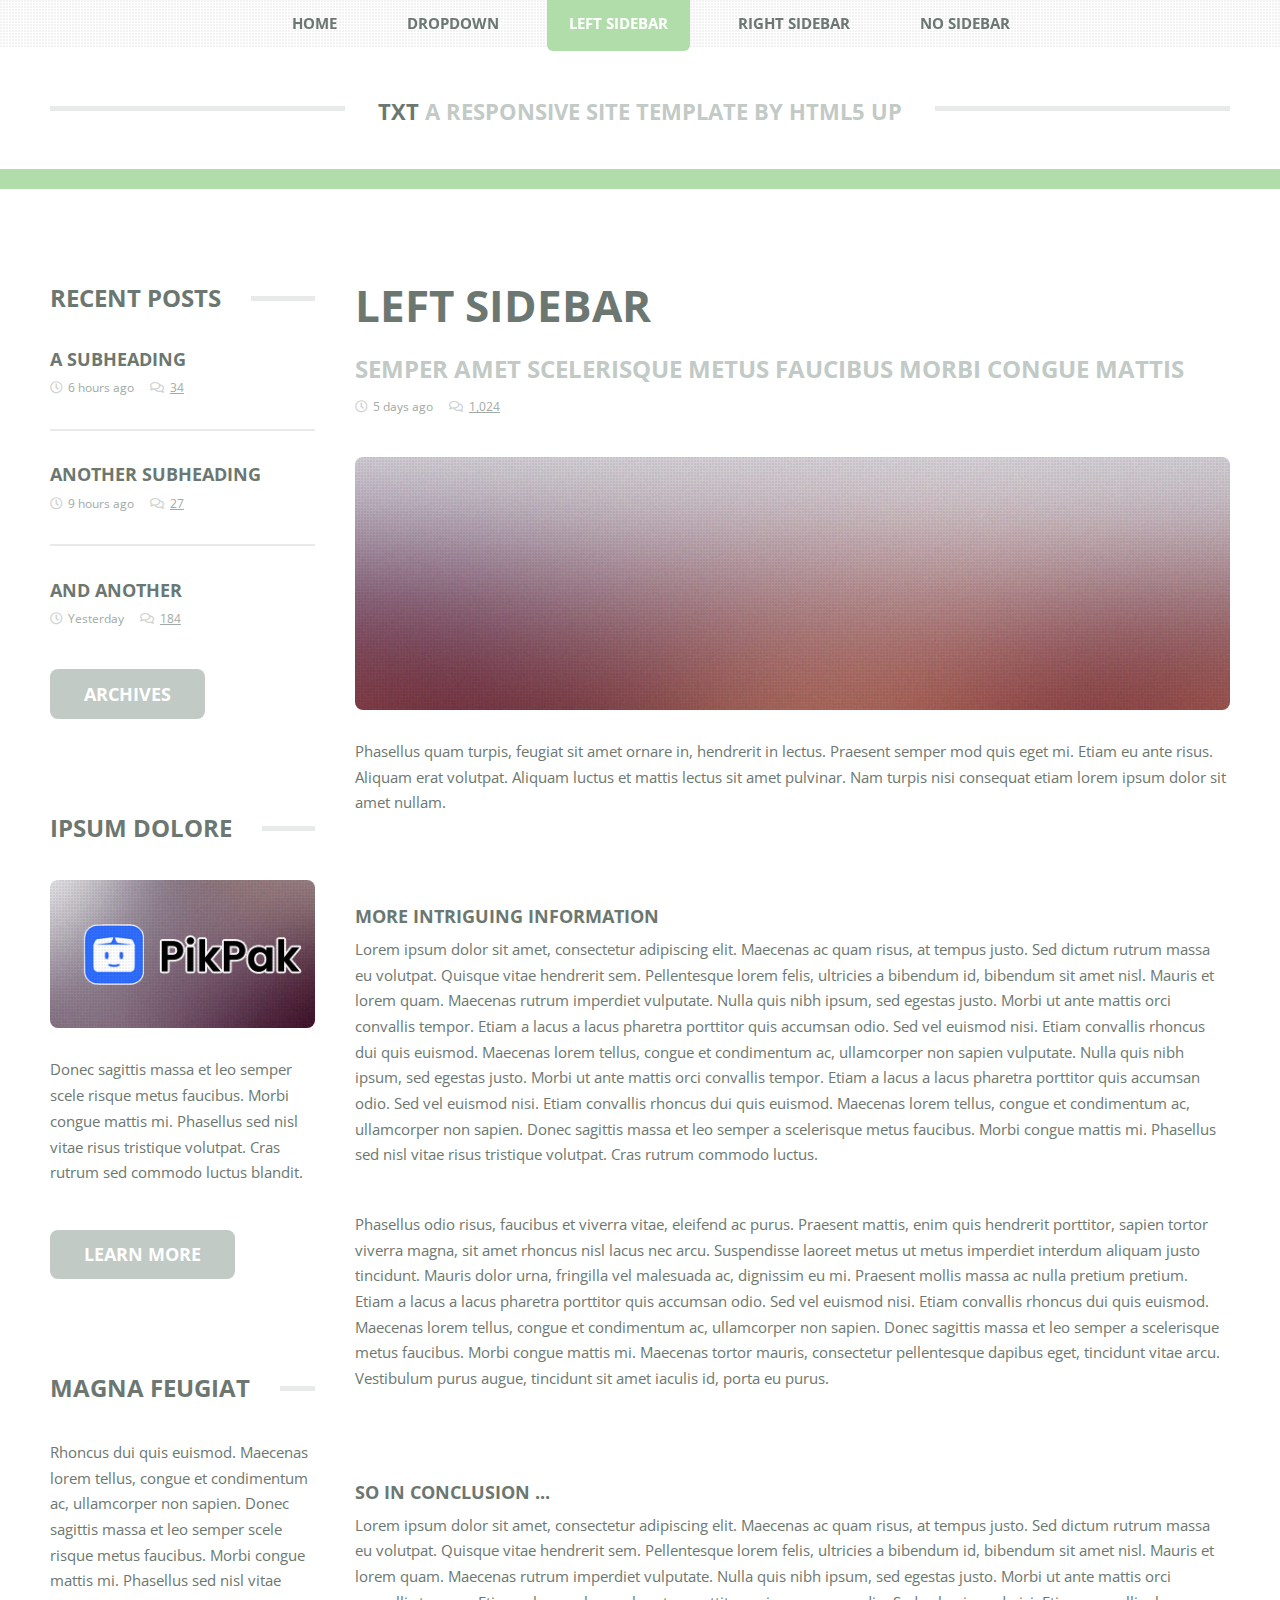
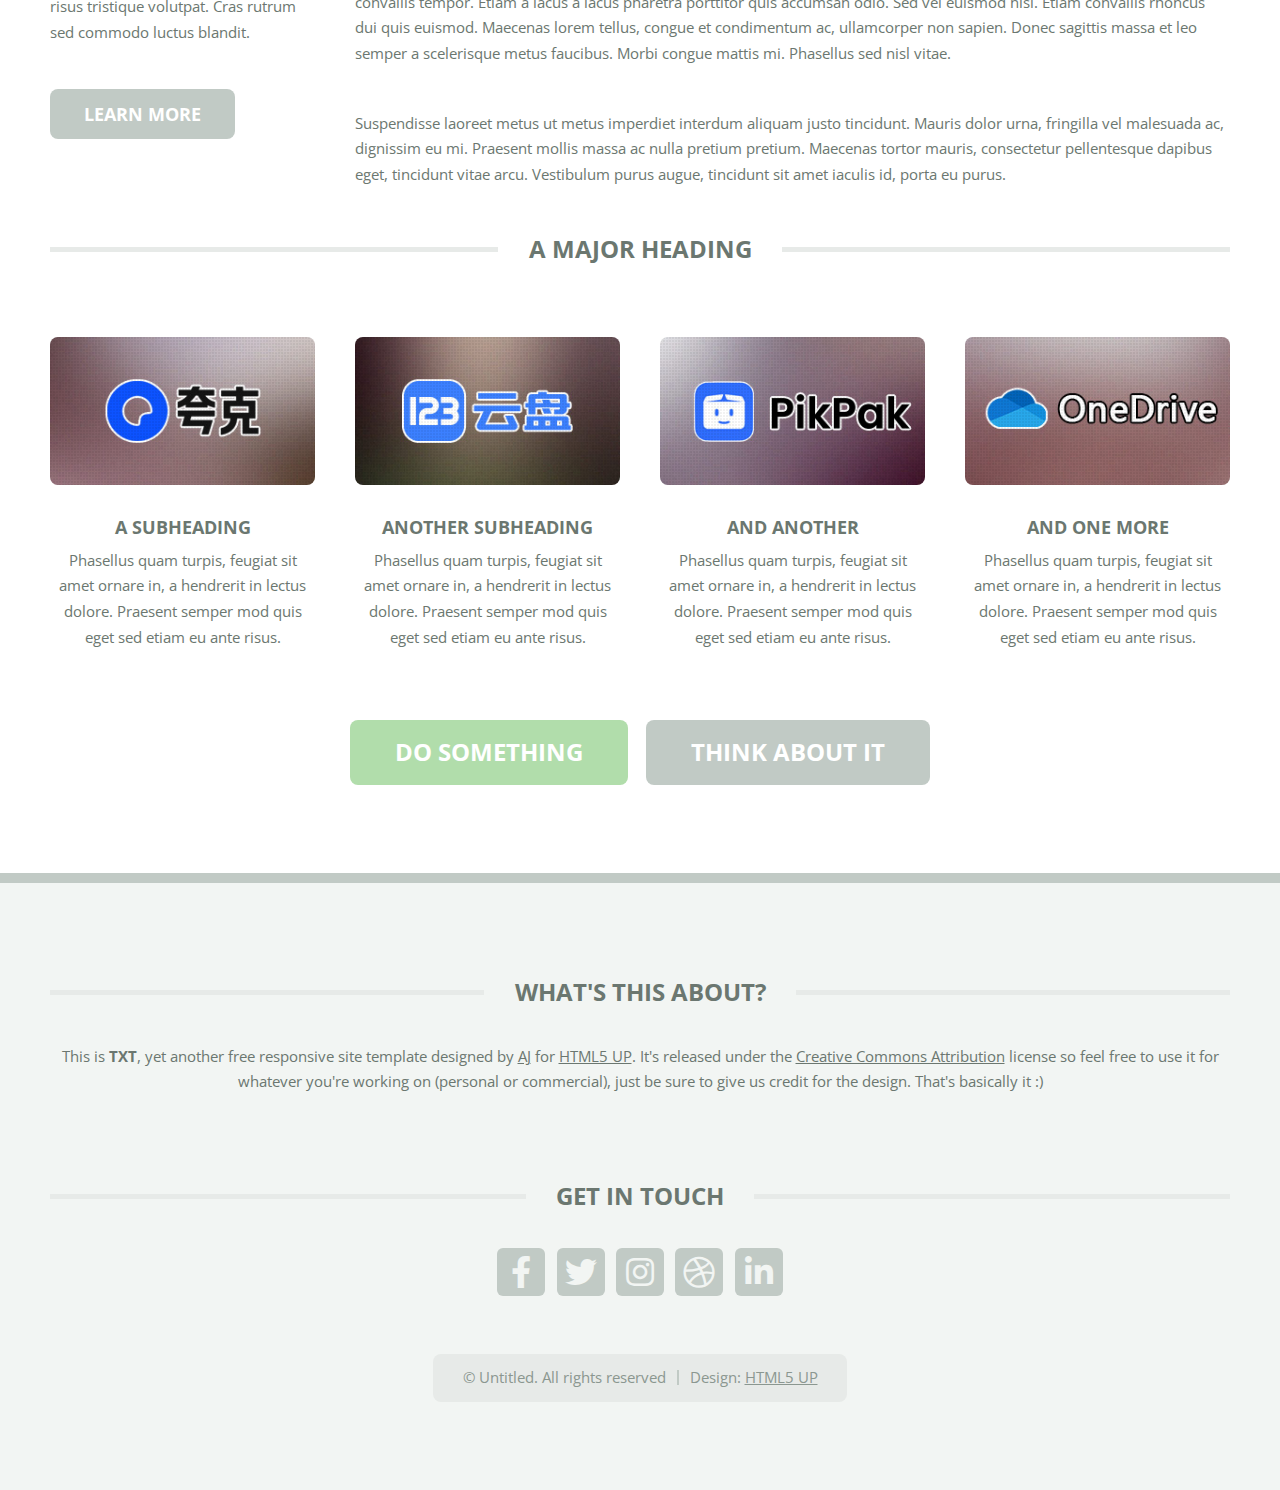
<file: kejian/left-sidebar.html>
<!DOCTYPE HTML>
<!--
	TXT by HTML5 UP
	html5up.net | @ajlkn
	Free for personal and commercial use under the CCA 3.0 license (html5up.net/license)
-->
<html>
	<head>
		<title>Left Sidebar - TXT by HTML5 UP</title>
		<meta charset="utf-8" />
		<meta name="viewport" content="width=device-width, initial-scale=1, user-scalable=no" />
		<link rel="stylesheet" href="assets/css/main.css" />
	</head>
	<body class="is-preload">
		<div id="page-wrapper">

			<!-- Header -->
				<header id="header">
					<div class="logo container">
						<div>
							<h1><a href="index.html" id="logo">TXT</a></h1>
							<p>A responsive site template by HTML5 UP</p>
						</div>
					</div>
				</header>

			<!-- Nav -->
				<nav id="nav">
					<ul>
						<li><a href="index.html">Home</a></li>
						<li>
							<a href="#">Dropdown</a>
							<ul>
								<li><a href="#">Lorem ipsum dolor</a></li>
								<li><a href="#">Magna phasellus</a></li>
								<li>
									<a href="#">Phasellus consequat</a>
									<ul>
										<li><a href="#">Lorem ipsum dolor</a></li>
										<li><a href="#">Phasellus consequat</a></li>
										<li><a href="#">Magna phasellus</a></li>
										<li><a href="#">Etiam dolore nisl</a></li>
									</ul>
								</li>
								<li><a href="#">Veroeros feugiat</a></li>
							</ul>
						</li>
						<li class="current"><a href="left-sidebar.html">Left Sidebar</a></li>
						<li><a href="right-sidebar.html">Right Sidebar</a></li>
						<li><a href="no-sidebar.html">No Sidebar</a></li>
					</ul>
				</nav>

			<!-- Main -->
				<section id="main">
					<div class="container">
						<div class="row">
							<div class="col-3 col-12-medium">
								<div class="sidebar">

									<!-- Sidebar -->

										<!-- Recent Posts -->
											<section>
												<h2 class="major"><span>Recent Posts</span></h2>
												<ul class="divided">
													<li>
														<article class="box post-summary">
															<h3><a href="#">A Subheading</a></h3>
															<ul class="meta">
																<li class="icon fa-clock">6 hours ago</li>
																<li class="icon fa-comments"><a href="#">34</a></li>
															</ul>
														</article>
													</li>
													<li>
														<article class="box post-summary">
															<h3><a href="#">Another Subheading</a></h3>
															<ul class="meta">
																<li class="icon fa-clock">9 hours ago</li>
																<li class="icon fa-comments"><a href="#">27</a></li>
															</ul>
														</article>
													</li>
													<li>
														<article class="box post-summary">
															<h3><a href="#">And Another</a></h3>
															<ul class="meta">
																<li class="icon fa-clock">Yesterday</li>
																<li class="icon fa-comments"><a href="#">184</a></li>
															</ul>
														</article>
													</li>
												</ul>
												<a href="#" class="button alt">Archives</a>
											</section>

										<!-- Something -->
											<section>
												<h2 class="major"><span>Ipsum Dolore</span></h2>
												<a href="#" class="image featured"><img src="images/pic03.jpg" alt="" /></a>
												<p>
													Donec sagittis massa et leo semper scele risque metus faucibus. Morbi congue mattis mi.
													Phasellus sed nisl vitae risus tristique volutpat. Cras rutrum sed commodo luctus blandit.
												</p>
												<a href="#" class="button alt">Learn more</a>
											</section>

										<!-- Something -->
											<section>
												<h2 class="major"><span>Magna Feugiat</span></h2>
												<p>
													Rhoncus dui quis euismod. Maecenas lorem tellus, congue et condimentum ac, ullamcorper non sapien.
													Donec sagittis massa et leo semper scele risque metus faucibus. Morbi congue mattis mi.
													Phasellus sed nisl vitae risus tristique volutpat. Cras rutrum sed commodo luctus blandit.
												</p>
												<a href="#" class="button alt">Learn more</a>
											</section>

								</div>
							</div>
							<div class="col-9 col-12-medium imp-medium">
								<div class="content">

									<!-- Content -->

										<article class="box page-content">

											<header>
												<h2>Left Sidebar</h2>
												<p>Semper amet scelerisque metus faucibus morbi congue mattis</p>
												<ul class="meta">
													<li class="icon fa-clock">5 days ago</li>
													<li class="icon fa-comments"><a href="#">1,024</a></li>
												</ul>
											</header>

											<section>
												<span class="image featured"><img src="images/pic05.jpg" alt="" /></span>
												<p>
													Phasellus quam turpis, feugiat sit amet ornare in, hendrerit in lectus.
													Praesent semper mod quis eget mi. Etiam eu ante risus. Aliquam erat volutpat.
													Aliquam luctus et mattis lectus sit amet pulvinar. Nam turpis nisi
													consequat etiam lorem ipsum dolor sit amet nullam.
												</p>
											</section>

											<section>
												<h3>More intriguing information</h3>
												<p>
													Lorem ipsum dolor sit amet, consectetur adipiscing elit. Maecenas ac quam risus, at tempus
													justo. Sed dictum rutrum massa eu volutpat. Quisque vitae hendrerit sem. Pellentesque lorem felis,
													ultricies a bibendum id, bibendum sit amet nisl. Mauris et lorem quam. Maecenas rutrum imperdiet
													vulputate. Nulla quis nibh ipsum, sed egestas justo. Morbi ut ante mattis orci convallis tempor.
													Etiam a lacus a lacus pharetra porttitor quis accumsan odio. Sed vel euismod nisi. Etiam convallis
													rhoncus dui quis euismod. Maecenas lorem tellus, congue et condimentum ac, ullamcorper non sapien
													vulputate. Nulla quis nibh ipsum, sed egestas justo. Morbi ut ante mattis orci convallis tempor.
													Etiam a lacus a lacus pharetra porttitor quis accumsan odio. Sed vel euismod nisi. Etiam convallis
													rhoncus dui quis euismod. Maecenas lorem tellus, congue et condimentum ac, ullamcorper non sapien.
													Donec sagittis massa et leo semper a scelerisque metus faucibus. Morbi congue mattis mi.
													Phasellus sed nisl vitae risus tristique volutpat. Cras rutrum commodo luctus.
												</p>
												<p>
													Phasellus odio risus, faucibus et viverra vitae, eleifend ac purus. Praesent mattis, enim
													quis hendrerit porttitor, sapien tortor viverra magna, sit amet rhoncus nisl lacus nec arcu.
													Suspendisse laoreet metus ut metus imperdiet interdum aliquam justo tincidunt. Mauris dolor urna,
													fringilla vel malesuada ac, dignissim eu mi. Praesent mollis massa ac nulla pretium pretium.
													Etiam a lacus a lacus pharetra porttitor quis accumsan odio. Sed vel euismod nisi. Etiam convallis
													rhoncus dui quis euismod. Maecenas lorem tellus, congue et condimentum ac, ullamcorper non sapien.
													Donec sagittis massa et leo semper a scelerisque metus faucibus. Morbi congue mattis mi.
													Maecenas tortor mauris, consectetur pellentesque dapibus eget, tincidunt vitae arcu.
													Vestibulum purus augue, tincidunt sit amet iaculis id, porta eu purus.
												</p>
											</section>

											<section>
												<h3>So in conclusion ...</h3>
												<p>
													Lorem ipsum dolor sit amet, consectetur adipiscing elit. Maecenas ac quam risus, at tempus
													justo. Sed dictum rutrum massa eu volutpat. Quisque vitae hendrerit sem. Pellentesque lorem felis,
													ultricies a bibendum id, bibendum sit amet nisl. Mauris et lorem quam. Maecenas rutrum imperdiet
													vulputate. Nulla quis nibh ipsum, sed egestas justo. Morbi ut ante mattis orci convallis tempor.
													Etiam a lacus a lacus pharetra porttitor quis accumsan odio. Sed vel euismod nisi. Etiam convallis
													rhoncus dui quis euismod. Maecenas lorem tellus, congue et condimentum ac, ullamcorper non sapien.
													Donec sagittis massa et leo semper a scelerisque metus faucibus. Morbi congue mattis mi.
													Phasellus sed nisl vitae.
												</p>
												<p>
													Suspendisse laoreet metus ut metus imperdiet interdum aliquam justo tincidunt. Mauris dolor urna,
													fringilla vel malesuada ac, dignissim eu mi. Praesent mollis massa ac nulla pretium pretium.
													Maecenas tortor mauris, consectetur pellentesque dapibus eget, tincidunt vitae arcu.
													Vestibulum purus augue, tincidunt sit amet iaculis id, porta eu purus.
												</p>
											</section>

										</article>

								</div>
							</div>
							<div class="col-12">

								<!-- Features -->
									<section class="box features">
										<h2 class="major"><span>A Major Heading</span></h2>
										<div>
											<div class="row">
												<div class="col-3 col-6-medium col-12-small">

													<!-- Feature -->
														<section class="box feature">
															<a href="#" class="image featured"><img src="images/pic01.jpg" alt="" /></a>
															<h3><a href="#">A Subheading</a></h3>
															<p>
																Phasellus quam turpis, feugiat sit amet ornare in, a hendrerit in
																lectus dolore. Praesent semper mod quis eget sed etiam eu ante risus.
															</p>
														</section>

												</div>
												<div class="col-3 col-6-medium col-12-small">

													<!-- Feature -->
														<section class="box feature">
															<a href="#" class="image featured"><img src="images/pic02.jpg" alt="" /></a>
															<h3><a href="#">Another Subheading</a></h3>
															<p>
																Phasellus quam turpis, feugiat sit amet ornare in, a hendrerit in
																lectus dolore. Praesent semper mod quis eget sed etiam eu ante risus.
															</p>
														</section>

												</div>
												<div class="col-3 col-6-medium col-12-small">

													<!-- Feature -->
														<section class="box feature">
															<a href="#" class="image featured"><img src="images/pic03.jpg" alt="" /></a>
															<h3><a href="#">And Another</a></h3>
															<p>
																Phasellus quam turpis, feugiat sit amet ornare in, a hendrerit in
																lectus dolore. Praesent semper mod quis eget sed etiam eu ante risus.
															</p>
														</section>

												</div>
												<div class="col-3 col-6-medium col-12-small">

													<!-- Feature -->
														<section class="box feature">
															<a href="#" class="image featured"><img src="images/pic04.jpg" alt="" /></a>
															<h3><a href="#">And One More</a></h3>
															<p>
																Phasellus quam turpis, feugiat sit amet ornare in, a hendrerit in
																lectus dolore. Praesent semper mod quis eget sed etiam eu ante risus.
															</p>
														</section>

												</div>
												<div class="col-12">
													<ul class="actions">
														<li><a href="#" class="button large">Do Something</a></li>
														<li><a href="#" class="button alt large">Think About It</a></li>
													</ul>
												</div>
											</div>
										</div>
									</section>

							</div>
						</div>
					</div>
				</section>

			<!-- Footer -->
				<footer id="footer">
					<div class="container">
						<div class="row gtr-200">
							<div class="col-12">

								<!-- About -->
									<section>
										<h2 class="major"><span>What's this about?</span></h2>
										<p>
											This is <strong>TXT</strong>, yet another free responsive site template designed by
											<a href="http://twitter.com/ajlkn">AJ</a> for <a href="http://html5up.net">HTML5 UP</a>. It's released under the
											<a href="http://html5up.net/license/">Creative Commons Attribution</a> license so feel free to use it for
											whatever you're working on (personal or commercial), just be sure to give us credit for the design.
											That's basically it :)
										</p>
									</section>

							</div>
							<div class="col-12">

								<!-- Contact -->
									<section>
										<h2 class="major"><span>Get in touch</span></h2>
										<ul class="contact">
											<li><a class="icon brands fa-facebook-f" href="#"><span class="label">Facebook</span></a></li>
											<li><a class="icon brands fa-twitter" href="#"><span class="label">Twitter</span></a></li>
											<li><a class="icon brands fa-instagram" href="#"><span class="label">Instagram</span></a></li>
											<li><a class="icon brands fa-dribbble" href="#"><span class="label">Dribbble</span></a></li>
											<li><a class="icon brands fa-linkedin-in" href="#"><span class="label">LinkedIn</span></a></li>
										</ul>
									</section>

							</div>
						</div>

						<!-- Copyright -->
							<div id="copyright">
								<ul class="menu">
									<li>&copy; Untitled. All rights reserved</li><li>Design: <a href="http://html5up.net">HTML5 UP</a></li>
								</ul>
							</div>

					</div>
				</footer>

		</div>

		<!-- Scripts -->
			<script src="assets/js/jquery.min.js"></script>
			<script src="assets/js/jquery.dropotron.min.js"></script>
			<script src="assets/js/jquery.scrolly.min.js"></script>
			<script src="assets/js/browser.min.js"></script>
			<script src="assets/js/breakpoints.min.js"></script>
			<script src="assets/js/util.js"></script>
			<script src="assets/js/main.js"></script>

	</body>
</html>
</file>
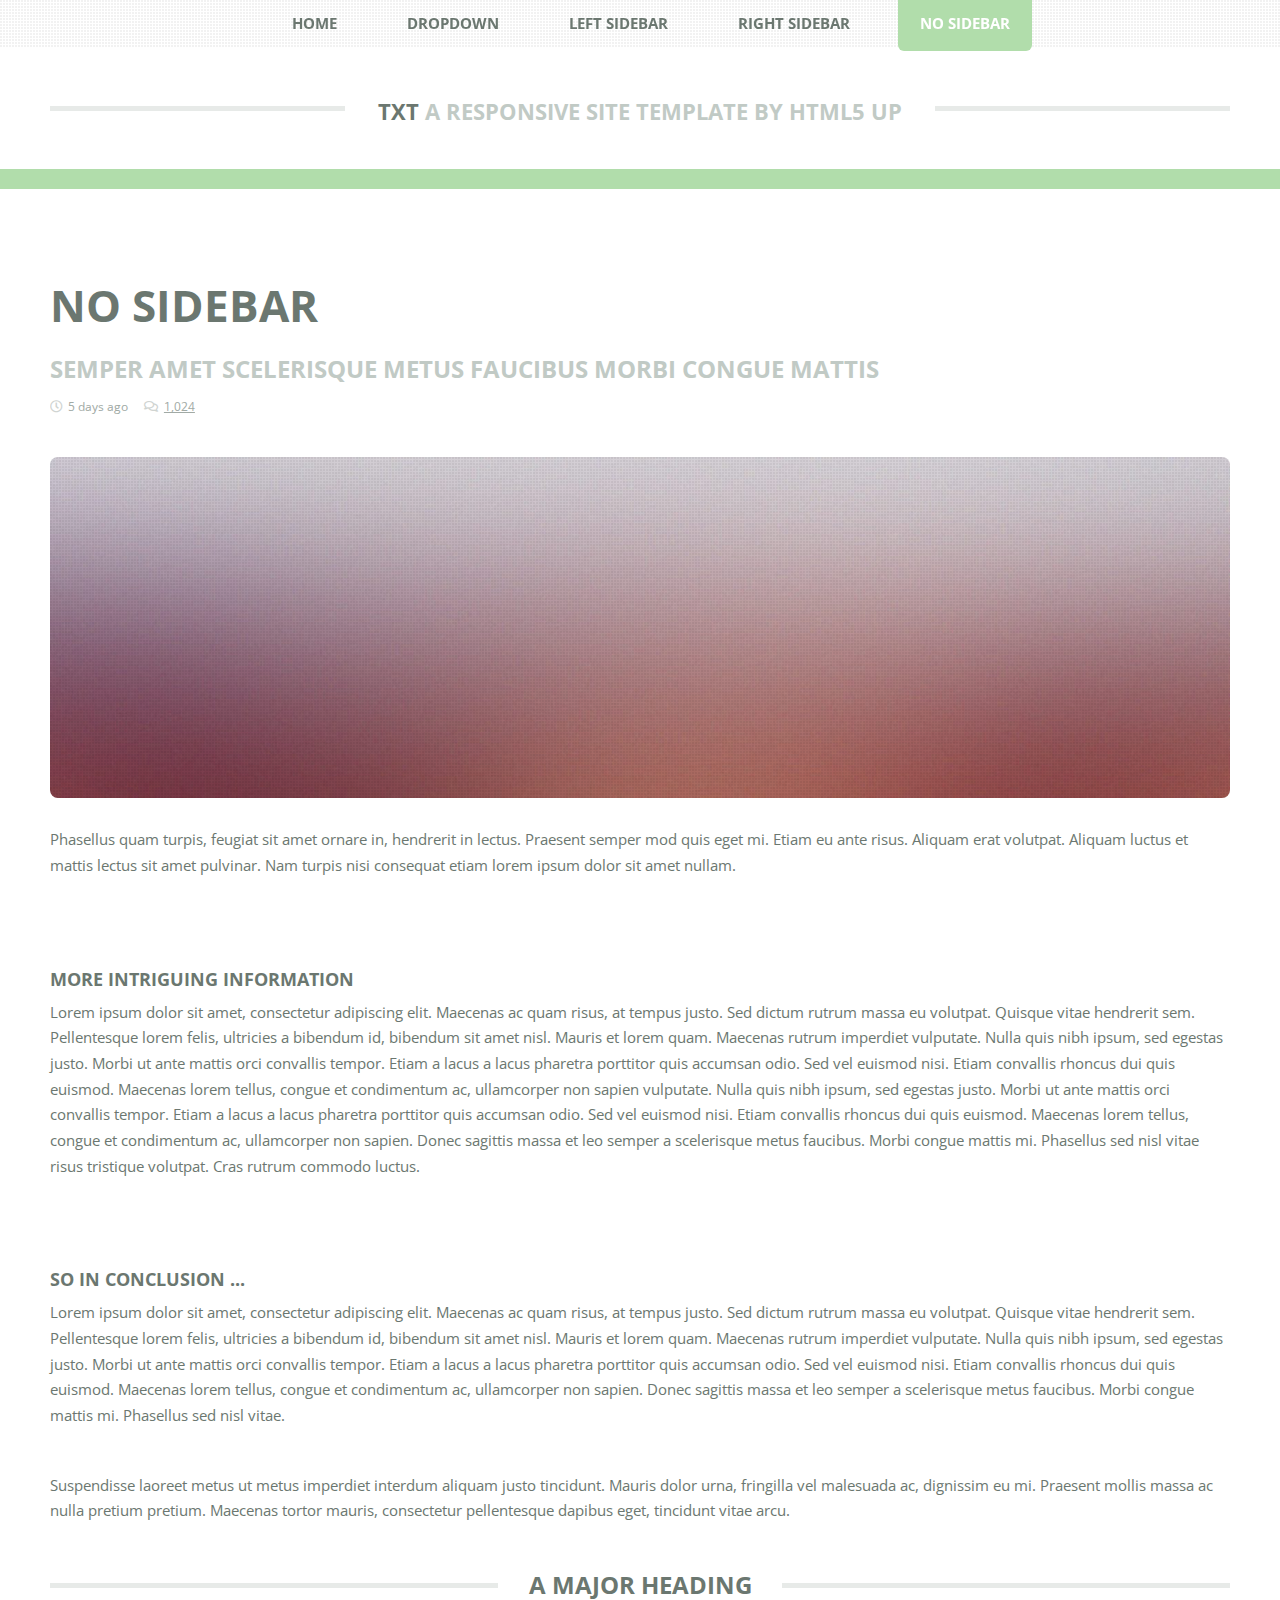
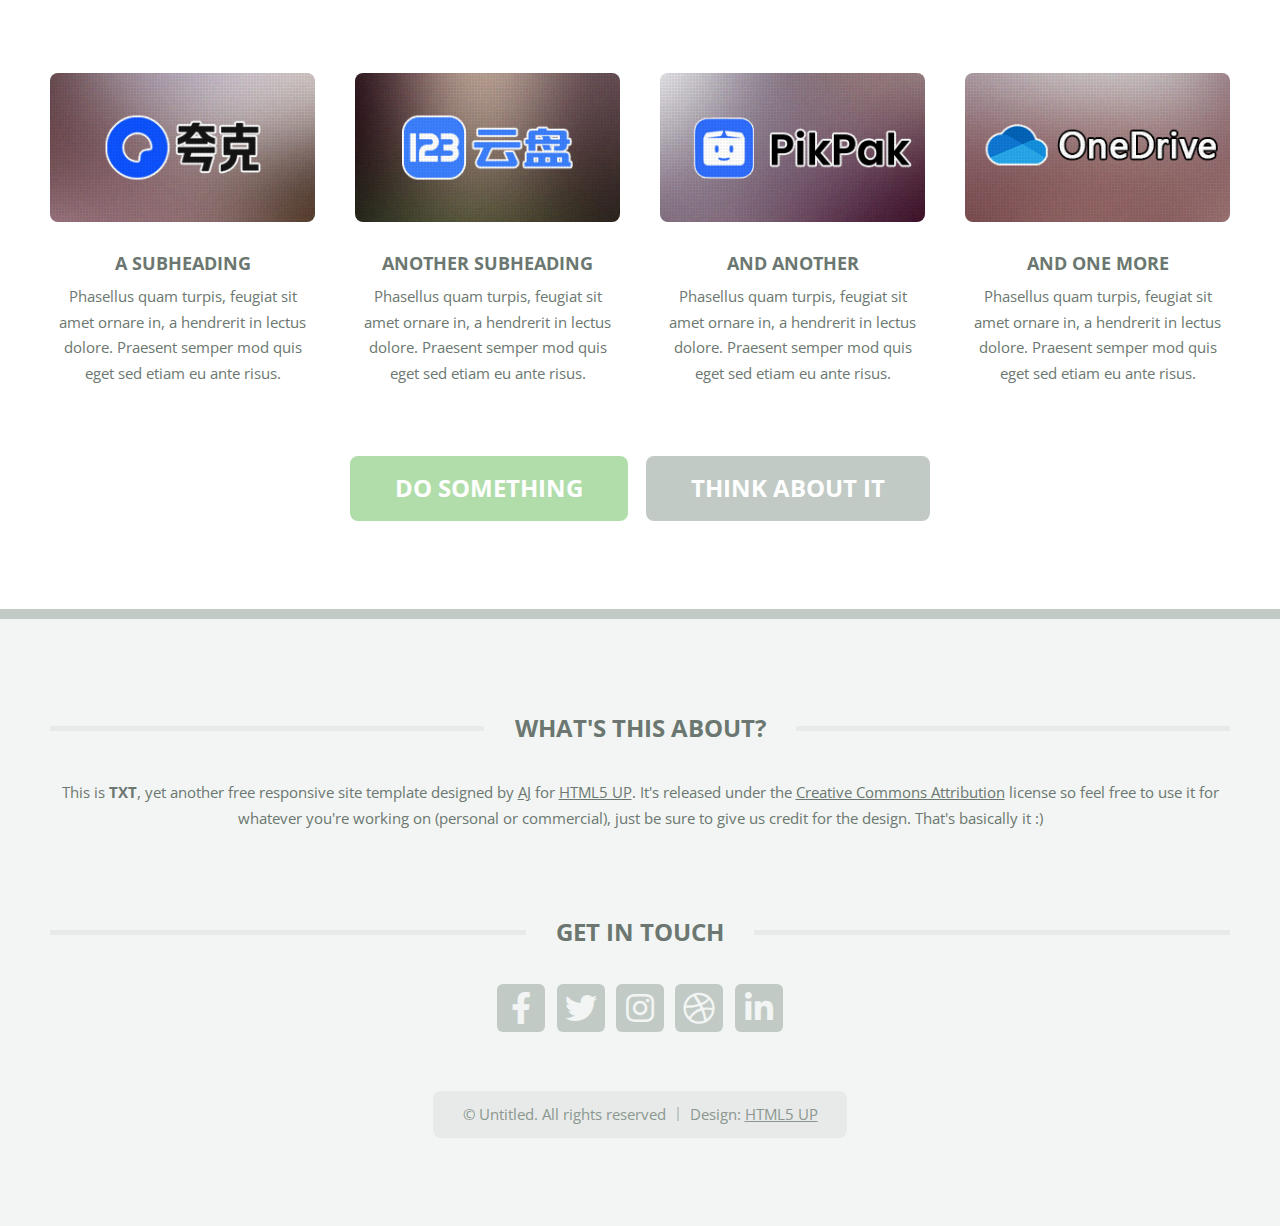
<file: kejian/no-sidebar.html>
<!DOCTYPE HTML>
<!--
	TXT by HTML5 UP
	html5up.net | @ajlkn
	Free for personal and commercial use under the CCA 3.0 license (html5up.net/license)
-->
<html>
	<head>
		<title>No Sidebar - TXT by HTML5 UP</title>
		<meta charset="utf-8" />
		<meta name="viewport" content="width=device-width, initial-scale=1, user-scalable=no" />
		<link rel="stylesheet" href="assets/css/main.css" />
	</head>
	<body class="is-preload">
		<div id="page-wrapper">

			<!-- Header -->
				<header id="header">
					<div class="logo container">
						<div>
							<h1><a href="index.html" id="logo">TXT</a></h1>
							<p>A responsive site template by HTML5 UP</p>
						</div>
					</div>
				</header>

			<!-- Nav -->
				<nav id="nav">
					<ul>
						<li><a href="index.html">Home</a></li>
						<li>
							<a href="#">Dropdown</a>
							<ul>
								<li><a href="#">Lorem ipsum dolor</a></li>
								<li><a href="#">Magna phasellus</a></li>
								<li>
									<a href="#">Phasellus consequat</a>
									<ul>
										<li><a href="#">Lorem ipsum dolor</a></li>
										<li><a href="#">Phasellus consequat</a></li>
										<li><a href="#">Magna phasellus</a></li>
										<li><a href="#">Etiam dolore nisl</a></li>
									</ul>
								</li>
								<li><a href="#">Veroeros feugiat</a></li>
							</ul>
						</li>
						<li><a href="left-sidebar.html">Left Sidebar</a></li>
						<li><a href="right-sidebar.html">Right Sidebar</a></li>
						<li class="current"><a href="no-sidebar.html">No Sidebar</a></li>
					</ul>
				</nav>

			<!-- Main -->
				<section id="main">
					<div class="container">
						<div class="row">
							<div class="col-12">
								<div class="content">

									<!-- Content -->

										<article class="box page-content">

											<header>
												<h2>No Sidebar</h2>
												<p>Semper amet scelerisque metus faucibus morbi congue mattis</p>
												<ul class="meta">
													<li class="icon fa-clock">5 days ago</li>
													<li class="icon fa-comments"><a href="#">1,024</a></li>
												</ul>
											</header>

											<section>
												<span class="image featured"><img src="images/pic05.jpg" alt="" /></span>
												<p>
													Phasellus quam turpis, feugiat sit amet ornare in, hendrerit in lectus.
													Praesent semper mod quis eget mi. Etiam eu ante risus. Aliquam erat volutpat.
													Aliquam luctus et mattis lectus sit amet pulvinar. Nam turpis nisi
													consequat etiam lorem ipsum dolor sit amet nullam.
												</p>
											</section>

											<section>
												<h3>More intriguing information</h3>
												<p>
													Lorem ipsum dolor sit amet, consectetur adipiscing elit. Maecenas ac quam risus, at tempus
													justo. Sed dictum rutrum massa eu volutpat. Quisque vitae hendrerit sem. Pellentesque lorem felis,
													ultricies a bibendum id, bibendum sit amet nisl. Mauris et lorem quam. Maecenas rutrum imperdiet
													vulputate. Nulla quis nibh ipsum, sed egestas justo. Morbi ut ante mattis orci convallis tempor.
													Etiam a lacus a lacus pharetra porttitor quis accumsan odio. Sed vel euismod nisi. Etiam convallis
													rhoncus dui quis euismod. Maecenas lorem tellus, congue et condimentum ac, ullamcorper non sapien
													vulputate. Nulla quis nibh ipsum, sed egestas justo. Morbi ut ante mattis orci convallis tempor.
													Etiam a lacus a lacus pharetra porttitor quis accumsan odio. Sed vel euismod nisi. Etiam convallis
													rhoncus dui quis euismod. Maecenas lorem tellus, congue et condimentum ac, ullamcorper non sapien.
													Donec sagittis massa et leo semper a scelerisque metus faucibus. Morbi congue mattis mi.
													Phasellus sed nisl vitae risus tristique volutpat. Cras rutrum commodo luctus.
												</p>
											</section>

											<section>
												<h3>So in conclusion ...</h3>
												<p>
													Lorem ipsum dolor sit amet, consectetur adipiscing elit. Maecenas ac quam risus, at tempus
													justo. Sed dictum rutrum massa eu volutpat. Quisque vitae hendrerit sem. Pellentesque lorem felis,
													ultricies a bibendum id, bibendum sit amet nisl. Mauris et lorem quam. Maecenas rutrum imperdiet
													vulputate. Nulla quis nibh ipsum, sed egestas justo. Morbi ut ante mattis orci convallis tempor.
													Etiam a lacus a lacus pharetra porttitor quis accumsan odio. Sed vel euismod nisi. Etiam convallis
													rhoncus dui quis euismod. Maecenas lorem tellus, congue et condimentum ac, ullamcorper non sapien.
													Donec sagittis massa et leo semper a scelerisque metus faucibus. Morbi congue mattis mi.
													Phasellus sed nisl vitae.
												</p>
												<p>
													Suspendisse laoreet metus ut metus imperdiet interdum aliquam justo tincidunt. Mauris dolor urna,
													fringilla vel malesuada ac, dignissim eu mi. Praesent mollis massa ac nulla pretium pretium.
													Maecenas tortor mauris, consectetur pellentesque dapibus eget, tincidunt vitae arcu.
												</p>
											</section>

										</article>

								</div>
							</div>
							<div class="col-12">

								<!-- Features -->
									<section class="box features">
										<h2 class="major"><span>A Major Heading</span></h2>
										<div>
											<div class="row">
												<div class="col-3 col-6-medium col-12-small">

													<!-- Feature -->
														<section class="box feature">
															<a href="#" class="image featured"><img src="images/pic01.jpg" alt="" /></a>
															<h3><a href="#">A Subheading</a></h3>
															<p>
																Phasellus quam turpis, feugiat sit amet ornare in, a hendrerit in
																lectus dolore. Praesent semper mod quis eget sed etiam eu ante risus.
															</p>
														</section>

												</div>
												<div class="col-3 col-6-medium col-12-small">

													<!-- Feature -->
														<section class="box feature">
															<a href="#" class="image featured"><img src="images/pic02.jpg" alt="" /></a>
															<h3><a href="#">Another Subheading</a></h3>
															<p>
																Phasellus quam turpis, feugiat sit amet ornare in, a hendrerit in
																lectus dolore. Praesent semper mod quis eget sed etiam eu ante risus.
															</p>
														</section>

												</div>
												<div class="col-3 col-6-medium col-12-small">

													<!-- Feature -->
														<section class="box feature">
															<a href="#" class="image featured"><img src="images/pic03.jpg" alt="" /></a>
															<h3><a href="#">And Another</a></h3>
															<p>
																Phasellus quam turpis, feugiat sit amet ornare in, a hendrerit in
																lectus dolore. Praesent semper mod quis eget sed etiam eu ante risus.
															</p>
														</section>

												</div>
												<div class="col-3 col-6-medium col-12-small">

													<!-- Feature -->
														<section class="box feature">
															<a href="#" class="image featured"><img src="images/pic04.jpg" alt="" /></a>
															<h3><a href="#">And One More</a></h3>
															<p>
																Phasellus quam turpis, feugiat sit amet ornare in, a hendrerit in
																lectus dolore. Praesent semper mod quis eget sed etiam eu ante risus.
															</p>
														</section>

												</div>
												<div class="col-12">
													<ul class="actions">
														<li><a href="#" class="button large">Do Something</a></li>
														<li><a href="#" class="button alt large">Think About It</a></li>
													</ul>
												</div>
											</div>
										</div>
									</section>

							</div>
						</div>
					</div>
				</section>

			<!-- Footer -->
				<footer id="footer">
					<div class="container">
						<div class="row gtr-200">
							<div class="col-12">

								<!-- About -->
									<section>
										<h2 class="major"><span>What's this about?</span></h2>
										<p>
											This is <strong>TXT</strong>, yet another free responsive site template designed by
											<a href="http://twitter.com/ajlkn">AJ</a> for <a href="http://html5up.net">HTML5 UP</a>. It's released under the
											<a href="http://html5up.net/license/">Creative Commons Attribution</a> license so feel free to use it for
											whatever you're working on (personal or commercial), just be sure to give us credit for the design.
											That's basically it :)
										</p>
									</section>

							</div>
							<div class="col-12">

								<!-- Contact -->
									<section>
										<h2 class="major"><span>Get in touch</span></h2>
										<ul class="contact">
											<li><a class="icon brands fa-facebook-f" href="#"><span class="label">Facebook</span></a></li>
											<li><a class="icon brands fa-twitter" href="#"><span class="label">Twitter</span></a></li>
											<li><a class="icon brands fa-instagram" href="#"><span class="label">Instagram</span></a></li>
											<li><a class="icon brands fa-dribbble" href="#"><span class="label">Dribbble</span></a></li>
											<li><a class="icon brands fa-linkedin-in" href="#"><span class="label">LinkedIn</span></a></li>
										</ul>
									</section>

							</div>
						</div>

						<!-- Copyright -->
							<div id="copyright">
								<ul class="menu">
									<li>&copy; Untitled. All rights reserved</li><li>Design: <a href="http://html5up.net">HTML5 UP</a></li>
								</ul>
							</div>

					</div>
				</footer>

		</div>

		<!-- Scripts -->
			<script src="assets/js/jquery.min.js"></script>
			<script src="assets/js/jquery.dropotron.min.js"></script>
			<script src="assets/js/jquery.scrolly.min.js"></script>
			<script src="assets/js/browser.min.js"></script>
			<script src="assets/js/breakpoints.min.js"></script>
			<script src="assets/js/util.js"></script>
			<script src="assets/js/main.js"></script>

	</body>
</html>
</file>
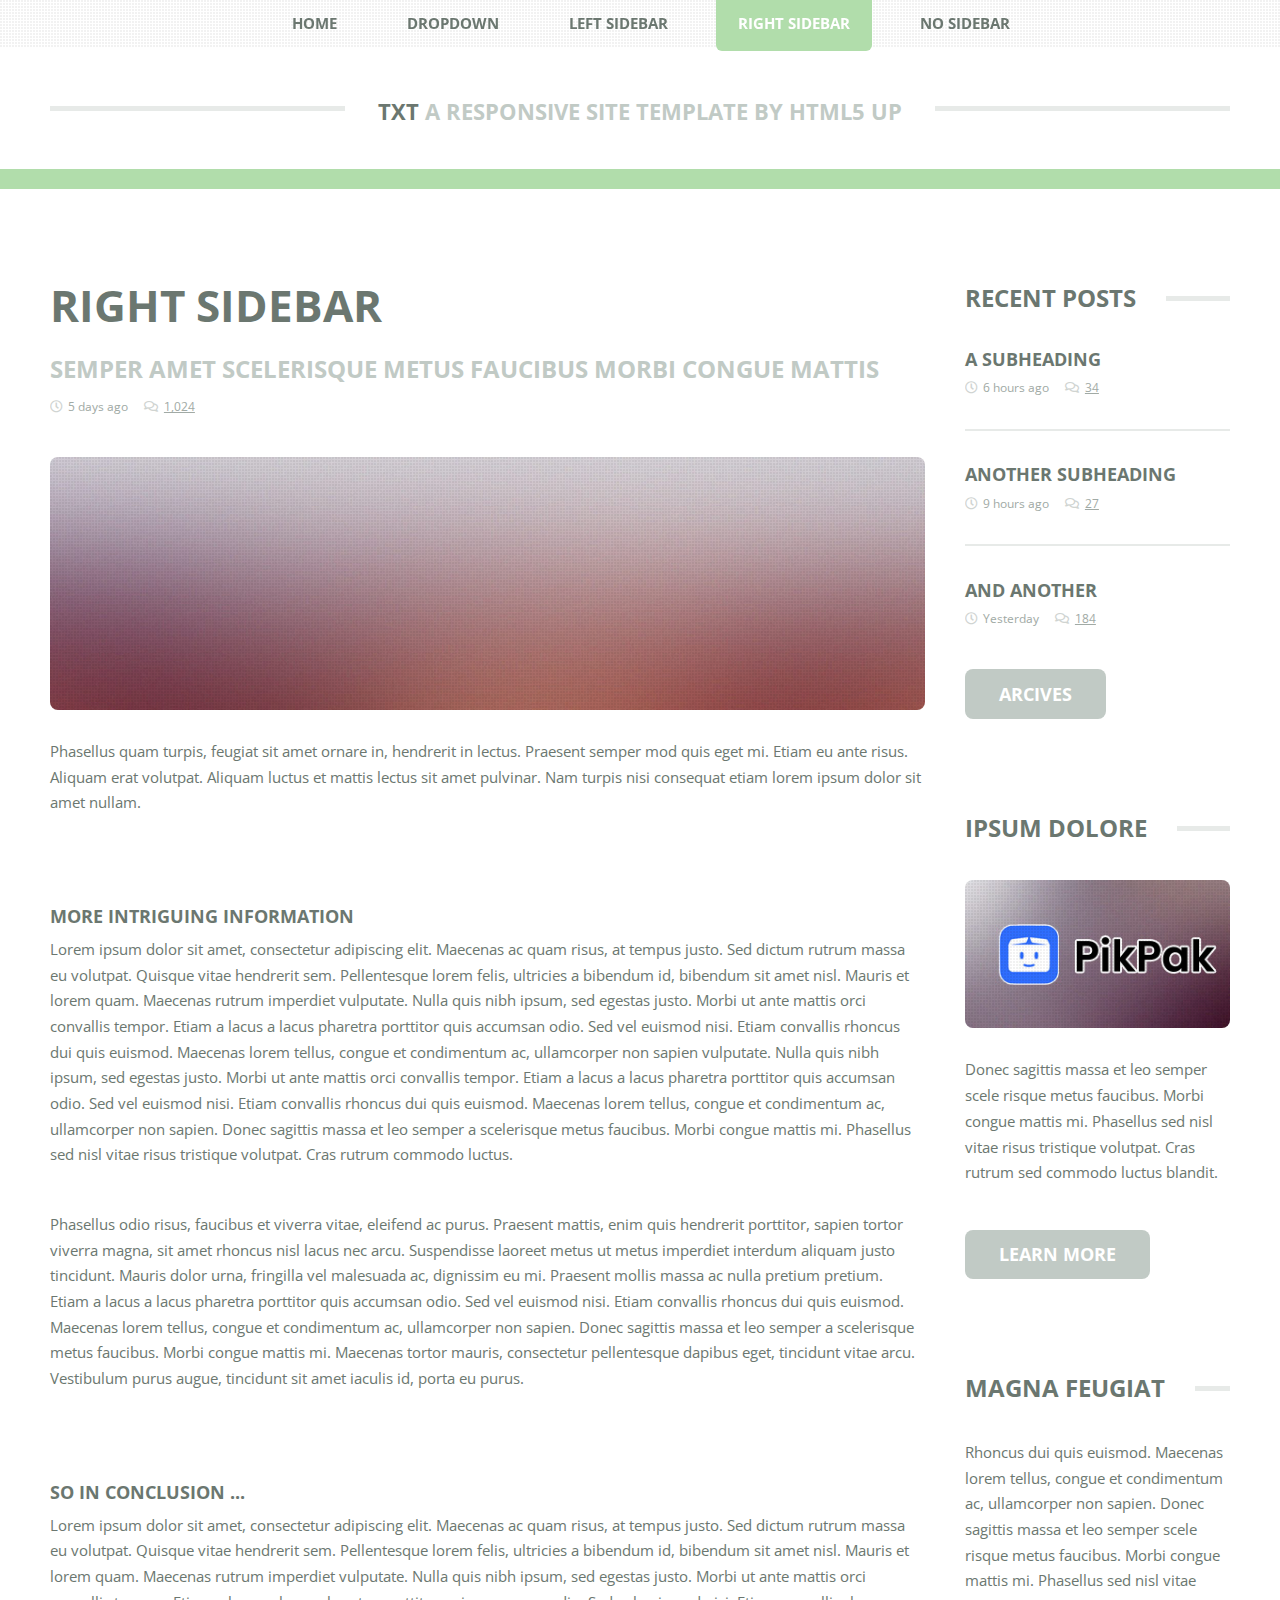
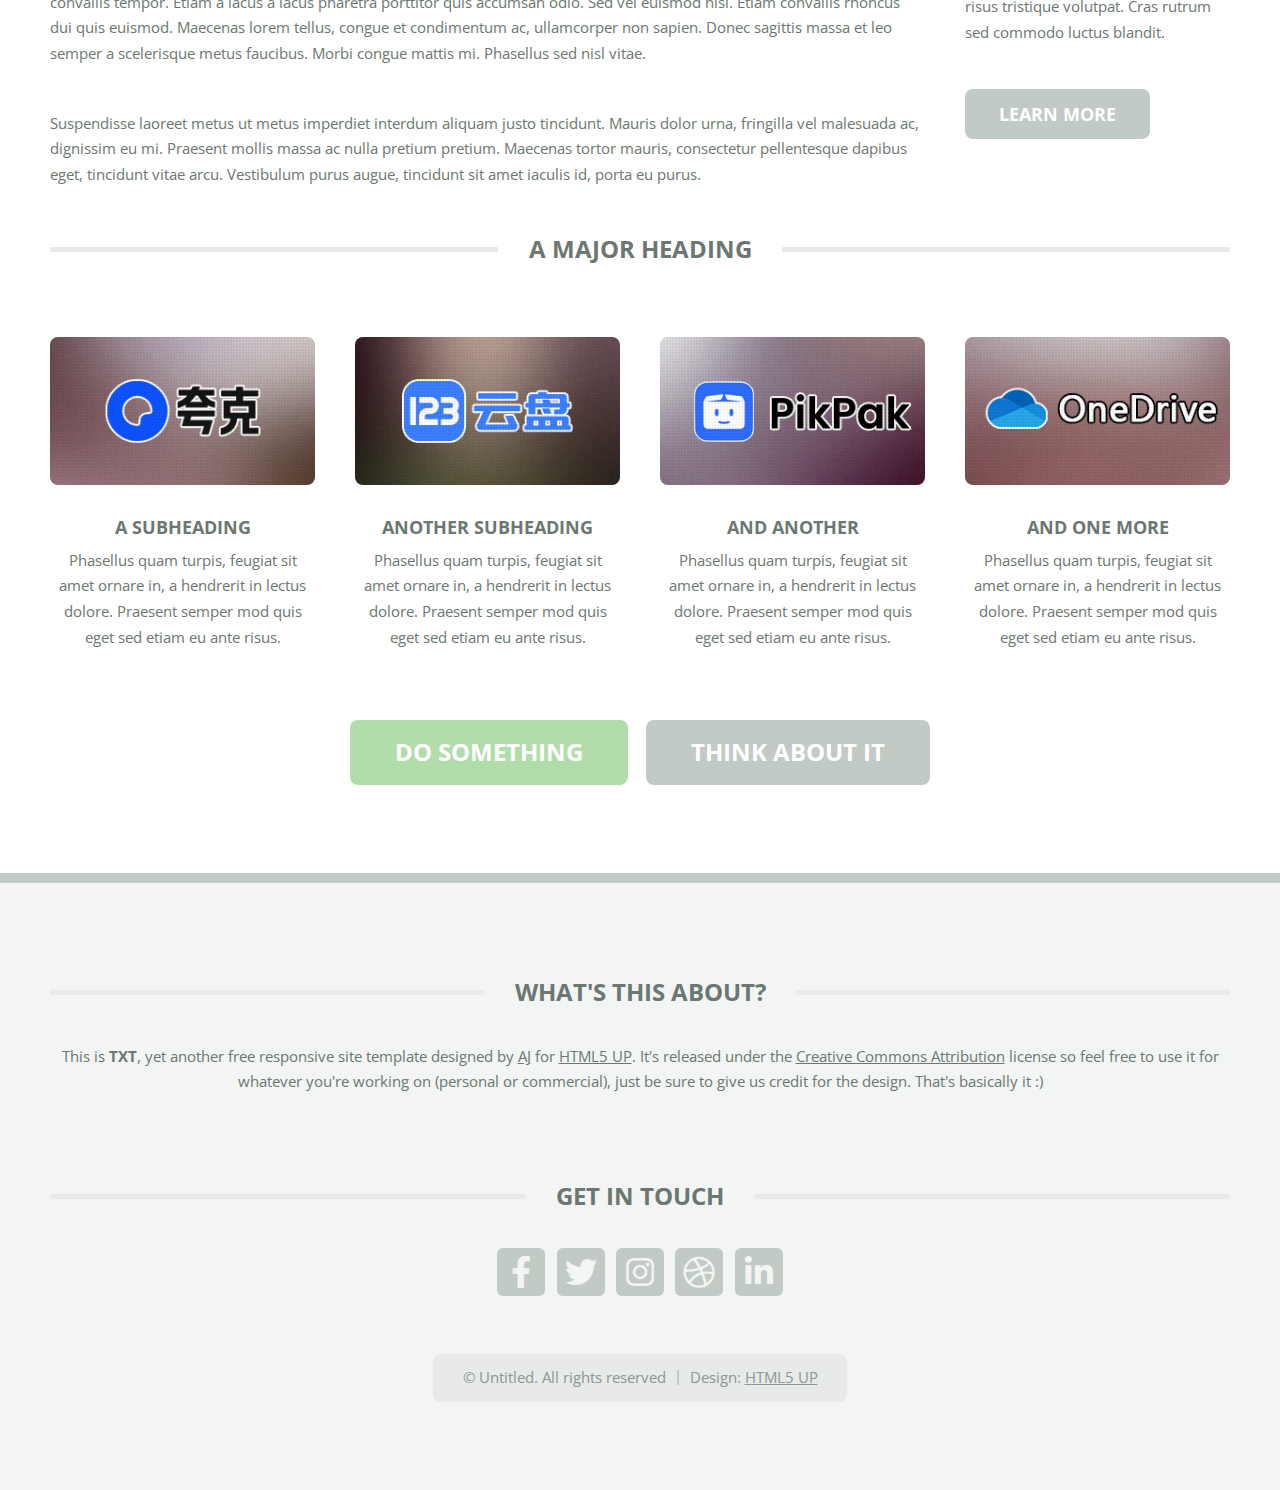
<file: kejian/right-sidebar.html>
<!DOCTYPE HTML>
<!--
	TXT by HTML5 UP
	html5up.net | @ajlkn
	Free for personal and commercial use under the CCA 3.0 license (html5up.net/license)
-->
<html>
	<head>
		<title>Right Sidebar - TXT by HTML5 UP</title>
		<meta charset="utf-8" />
		<meta name="viewport" content="width=device-width, initial-scale=1, user-scalable=no" />
		<link rel="stylesheet" href="assets/css/main.css" />
	</head>
	<body class="is-preload">
		<div id="page-wrapper">

			<!-- Header -->
				<header id="header">
					<div class="logo container">
						<div>
							<h1><a href="index.html" id="logo">TXT</a></h1>
							<p>A responsive site template by HTML5 UP</p>
						</div>
					</div>
				</header>

			<!-- Nav -->
				<nav id="nav">
					<ul>
						<li><a href="index.html">Home</a></li>
						<li>
							<a href="#">Dropdown</a>
							<ul>
								<li><a href="#">Lorem ipsum dolor</a></li>
								<li><a href="#">Magna phasellus</a></li>
								<li>
									<a href="#">Phasellus consequat</a>
									<ul>
										<li><a href="#">Lorem ipsum dolor</a></li>
										<li><a href="#">Phasellus consequat</a></li>
										<li><a href="#">Magna phasellus</a></li>
										<li><a href="#">Etiam dolore nisl</a></li>
									</ul>
								</li>
								<li><a href="#">Veroeros feugiat</a></li>
							</ul>
						</li>
						<li><a href="left-sidebar.html">Left Sidebar</a></li>
						<li class="current"><a href="right-sidebar.html">Right Sidebar</a></li>
						<li><a href="no-sidebar.html">No Sidebar</a></li>
					</ul>
				</nav>

			<!-- Main -->
				<section id="main">
					<div class="container">
						<div class="row">
							<div class="col-9 col-12-medium">
								<div class="content">

									<!-- Content -->

										<article class="box page-content">

											<header>
												<h2>Right Sidebar</h2>
												<p>Semper amet scelerisque metus faucibus morbi congue mattis</p>
												<ul class="meta">
													<li class="icon fa-clock">5 days ago</li>
													<li class="icon fa-comments"><a href="#">1,024</a></li>
												</ul>
											</header>

											<section>
												<span class="image featured"><img src="images/pic05.jpg" alt="" /></span>
												<p>
													Phasellus quam turpis, feugiat sit amet ornare in, hendrerit in lectus.
													Praesent semper mod quis eget mi. Etiam eu ante risus. Aliquam erat volutpat.
													Aliquam luctus et mattis lectus sit amet pulvinar. Nam turpis nisi
													consequat etiam lorem ipsum dolor sit amet nullam.
												</p>
											</section>

											<section>
												<h3>More intriguing information</h3>
												<p>
													Lorem ipsum dolor sit amet, consectetur adipiscing elit. Maecenas ac quam risus, at tempus
													justo. Sed dictum rutrum massa eu volutpat. Quisque vitae hendrerit sem. Pellentesque lorem felis,
													ultricies a bibendum id, bibendum sit amet nisl. Mauris et lorem quam. Maecenas rutrum imperdiet
													vulputate. Nulla quis nibh ipsum, sed egestas justo. Morbi ut ante mattis orci convallis tempor.
													Etiam a lacus a lacus pharetra porttitor quis accumsan odio. Sed vel euismod nisi. Etiam convallis
													rhoncus dui quis euismod. Maecenas lorem tellus, congue et condimentum ac, ullamcorper non sapien
													vulputate. Nulla quis nibh ipsum, sed egestas justo. Morbi ut ante mattis orci convallis tempor.
													Etiam a lacus a lacus pharetra porttitor quis accumsan odio. Sed vel euismod nisi. Etiam convallis
													rhoncus dui quis euismod. Maecenas lorem tellus, congue et condimentum ac, ullamcorper non sapien.
													Donec sagittis massa et leo semper a scelerisque metus faucibus. Morbi congue mattis mi.
													Phasellus sed nisl vitae risus tristique volutpat. Cras rutrum commodo luctus.
												</p>
												<p>
													Phasellus odio risus, faucibus et viverra vitae, eleifend ac purus. Praesent mattis, enim
													quis hendrerit porttitor, sapien tortor viverra magna, sit amet rhoncus nisl lacus nec arcu.
													Suspendisse laoreet metus ut metus imperdiet interdum aliquam justo tincidunt. Mauris dolor urna,
													fringilla vel malesuada ac, dignissim eu mi. Praesent mollis massa ac nulla pretium pretium.
													Etiam a lacus a lacus pharetra porttitor quis accumsan odio. Sed vel euismod nisi. Etiam convallis
													rhoncus dui quis euismod. Maecenas lorem tellus, congue et condimentum ac, ullamcorper non sapien.
													Donec sagittis massa et leo semper a scelerisque metus faucibus. Morbi congue mattis mi.
													Maecenas tortor mauris, consectetur pellentesque dapibus eget, tincidunt vitae arcu.
													Vestibulum purus augue, tincidunt sit amet iaculis id, porta eu purus.
												</p>
											</section>

											<section>
												<h3>So in conclusion ...</h3>
												<p>
													Lorem ipsum dolor sit amet, consectetur adipiscing elit. Maecenas ac quam risus, at tempus
													justo. Sed dictum rutrum massa eu volutpat. Quisque vitae hendrerit sem. Pellentesque lorem felis,
													ultricies a bibendum id, bibendum sit amet nisl. Mauris et lorem quam. Maecenas rutrum imperdiet
													vulputate. Nulla quis nibh ipsum, sed egestas justo. Morbi ut ante mattis orci convallis tempor.
													Etiam a lacus a lacus pharetra porttitor quis accumsan odio. Sed vel euismod nisi. Etiam convallis
													rhoncus dui quis euismod. Maecenas lorem tellus, congue et condimentum ac, ullamcorper non sapien.
													Donec sagittis massa et leo semper a scelerisque metus faucibus. Morbi congue mattis mi.
													Phasellus sed nisl vitae.
												</p>
												<p>
													Suspendisse laoreet metus ut metus imperdiet interdum aliquam justo tincidunt. Mauris dolor urna,
													fringilla vel malesuada ac, dignissim eu mi. Praesent mollis massa ac nulla pretium pretium.
													Maecenas tortor mauris, consectetur pellentesque dapibus eget, tincidunt vitae arcu.
													Vestibulum purus augue, tincidunt sit amet iaculis id, porta eu purus.
												</p>
											</section>

										</article>

								</div>
							</div>
							<div class="col-3 col-12-medium">
								<div class="sidebar">

									<!-- Sidebar -->

										<!-- Recent Posts -->
											<section>
												<h2 class="major"><span>Recent Posts</span></h2>
												<ul class="divided">
													<li>
														<article class="box post-summary">
															<h3><a href="#">A Subheading</a></h3>
															<ul class="meta">
																<li class="icon fa-clock">6 hours ago</li>
																<li class="icon fa-comments"><a href="#">34</a></li>
															</ul>
														</article>
													</li>
													<li>
														<article class="box post-summary">
															<h3><a href="#">Another Subheading</a></h3>
															<ul class="meta">
																<li class="icon fa-clock">9 hours ago</li>
																<li class="icon fa-comments"><a href="#">27</a></li>
															</ul>
														</article>
													</li>
													<li>
														<article class="box post-summary">
															<h3><a href="#">And Another</a></h3>
															<ul class="meta">
																<li class="icon fa-clock">Yesterday</li>
																<li class="icon fa-comments"><a href="#">184</a></li>
															</ul>
														</article>
													</li>
												</ul>
												<a href="#" class="button alt">Arcives</a>
											</section>

										<!-- Something -->
											<section>
												<h2 class="major"><span>Ipsum Dolore</span></h2>
												<a href="#" class="image featured"><img src="images/pic03.jpg" alt="" /></a>
												<p>
													Donec sagittis massa et leo semper scele risque metus faucibus. Morbi congue mattis mi.
													Phasellus sed nisl vitae risus tristique volutpat. Cras rutrum sed commodo luctus blandit.
												</p>
												<a href="#" class="button alt">Learn more</a>
											</section>

										<!-- Something -->
											<section>
												<h2 class="major"><span>Magna Feugiat</span></h2>
												<p>
													Rhoncus dui quis euismod. Maecenas lorem tellus, congue et condimentum ac, ullamcorper non sapien.
													Donec sagittis massa et leo semper scele risque metus faucibus. Morbi congue mattis mi.
													Phasellus sed nisl vitae risus tristique volutpat. Cras rutrum sed commodo luctus blandit.
												</p>
												<a href="#" class="button alt">Learn more</a>
											</section>

								</div>
							</div>
							<div class="col-12">

								<!-- Features -->
									<section class="box features">
										<h2 class="major"><span>A Major Heading</span></h2>
										<div>
											<div class="row">
												<div class="col-3 col-6-medium col-12-small">

													<!-- Feature -->
														<section class="box feature">
															<a href="#" class="image featured"><img src="images/pic01.jpg" alt="" /></a>
															<h3><a href="#">A Subheading</a></h3>
															<p>
																Phasellus quam turpis, feugiat sit amet ornare in, a hendrerit in
																lectus dolore. Praesent semper mod quis eget sed etiam eu ante risus.
															</p>
														</section>

												</div>
												<div class="col-3 col-6-medium col-12-small">

													<!-- Feature -->
														<section class="box feature">
															<a href="#" class="image featured"><img src="images/pic02.jpg" alt="" /></a>
															<h3><a href="#">Another Subheading</a></h3>
															<p>
																Phasellus quam turpis, feugiat sit amet ornare in, a hendrerit in
																lectus dolore. Praesent semper mod quis eget sed etiam eu ante risus.
															</p>
														</section>

												</div>
												<div class="col-3 col-6-medium col-12-small">

													<!-- Feature -->
														<section class="box feature">
															<a href="#" class="image featured"><img src="images/pic03.jpg" alt="" /></a>
															<h3><a href="#">And Another</a></h3>
															<p>
																Phasellus quam turpis, feugiat sit amet ornare in, a hendrerit in
																lectus dolore. Praesent semper mod quis eget sed etiam eu ante risus.
															</p>
														</section>

												</div>
												<div class="col-3 col-6-medium col-12-small">

													<!-- Feature -->
														<section class="box feature">
															<a href="#" class="image featured"><img src="images/pic04.jpg" alt="" /></a>
															<h3><a href="#">And One More</a></h3>
															<p>
																Phasellus quam turpis, feugiat sit amet ornare in, a hendrerit in
																lectus dolore. Praesent semper mod quis eget sed etiam eu ante risus.
															</p>
														</section>

												</div>
												<div class="col-12">
													<ul class="actions">
														<li><a href="#" class="button large">Do Something</a></li>
														<li><a href="#" class="button alt large">Think About It</a></li>
													</ul>
												</div>
											</div>
										</div>
									</section>

							</div>
						</div>
					</div>
				</section>

			<!-- Footer -->
				<footer id="footer">
					<div class="container">
						<div class="row gtr-200">
							<div class="col-12">

								<!-- About -->
									<section>
										<h2 class="major"><span>What's this about?</span></h2>
										<p>
											This is <strong>TXT</strong>, yet another free responsive site template designed by
											<a href="http://twitter.com/ajlkn">AJ</a> for <a href="http://html5up.net">HTML5 UP</a>. It's released under the
											<a href="http://html5up.net/license/">Creative Commons Attribution</a> license so feel free to use it for
											whatever you're working on (personal or commercial), just be sure to give us credit for the design.
											That's basically it :)
										</p>
									</section>

							</div>
							<div class="col-12">

								<!-- Contact -->
									<section>
										<h2 class="major"><span>Get in touch</span></h2>
										<ul class="contact">
											<li><a class="icon brands fa-facebook-f" href="#"><span class="label">Facebook</span></a></li>
											<li><a class="icon brands fa-twitter" href="#"><span class="label">Twitter</span></a></li>
											<li><a class="icon brands fa-instagram" href="#"><span class="label">Instagram</span></a></li>
											<li><a class="icon brands fa-dribbble" href="#"><span class="label">Dribbble</span></a></li>
											<li><a class="icon brands fa-linkedin-in" href="#"><span class="label">LinkedIn</span></a></li>
										</ul>
									</section>

							</div>
						</div>

						<!-- Copyright -->
							<div id="copyright">
								<ul class="menu">
									<li>&copy; Untitled. All rights reserved</li><li>Design: <a href="http://html5up.net">HTML5 UP</a></li>
								</ul>
							</div>

					</div>
				</footer>

		</div>

		<!-- Scripts -->
			<script src="assets/js/jquery.min.js"></script>
			<script src="assets/js/jquery.dropotron.min.js"></script>
			<script src="assets/js/jquery.scrolly.min.js"></script>
			<script src="assets/js/browser.min.js"></script>
			<script src="assets/js/breakpoints.min.js"></script>
			<script src="assets/js/util.js"></script>
			<script src="assets/js/main.js"></script>

	</body>
</html>
</file>
<file: kejian/assets/css/main.css>
@import url("fontawesome-all.min.css");
@import url("https://fonts.googleapis.com/css?family=Open+Sans:400,400italic,700,700italic|Open+Sans+Condensed:700");

/*
	TXT by HTML5 UP
	html5up.net | @ajlkn
	Free for personal and commercial use under the CCA 3.0 license (html5up.net/license)
*/

html, body, div, span, applet, object,
iframe, h1, h2, h3, h4, h5, h6, p, blockquote,
pre, a, abbr, acronym, address, big, cite,
code, del, dfn, em, img, ins, kbd, q, s, samp,
small, strike, strong, sub, sup, tt, var, b,
u, i, center, dl, dt, dd, ol, ul, li, fieldset,
form, label, legend, table, caption, tbody,
tfoot, thead, tr, th, td, article, aside,
canvas, details, embed, figure, figcaption,
footer, header, hgroup, menu, nav, output, ruby,
section, summary, time, mark, audio, video {
	margin: 0;
	padding: 0;
	border: 0;
	font-size: 100%;
	font: inherit;
	vertical-align: baseline;}

article, aside, details, figcaption, figure,
footer, header, hgroup, menu, nav, section {
	display: block;}

body {
	line-height: 1;
}

ol, ul {
	list-style: none;
}

blockquote, q {
	quotes: none;
}

	blockquote:before, blockquote:after, q:before, q:after {
		content: '';
		content: none;
	}

table {
	border-collapse: collapse;
	border-spacing: 0;
}

body {
	-webkit-text-size-adjust: none;
}

mark {
	background-color: transparent;
	color: inherit;
}

input::-moz-focus-inner {
	border: 0;
	padding: 0;
}

input, select, textarea {
	-moz-appearance: none;
	-webkit-appearance: none;
	-ms-appearance: none;
	appearance: none;
}

/* Basic */

	html {
		box-sizing: border-box;
	}

	*, *:before, *:after {
		box-sizing: inherit;
	}

	body {
		background: #f2f5f3;
	}

		body.is-preload *, body.is-preload *:before, body.is-preload *:after {
			-moz-animation: none !important;
			-webkit-animation: none !important;
			-ms-animation: none !important;
			animation: none !important;
			-moz-transition: none !important;
			-webkit-transition: none !important;
			-ms-transition: none !important;
			transition: none !important;
		}

	body, input, textarea, select {
		font-family: 'Open Sans', sans-serif;
		font-weight: 400;
		color: #6b7770;
		font-size: 13pt;
		line-height: 2em;
	}

	h1, h2, h3, h4, h5, h6 {
		font-family: 'Open Sans Condensed', sans-serif;
		font-weight: 700;
		text-transform: uppercase;
		color: #6b7770;
		margin: 0 0 0.5em 0;
		line-height: 1.3;
	}

	h1 a, h2 a, h3 a, h4 a, h5 a, h6 a {
		text-decoration: none;
		color: inherit;
	}

	h2 {
		font-size: 1.65em;
	}

		h2.major {
			position: relative;
			border-top: solid 5px #e7eae8;
			font-size: 1.65em;
			text-align: center;
			margin: 0 0 3em 0;
			top: 0.775em;
		}

			h2.major span {
				background: #fff;
				position: relative;
				display: inline-block;
				top: -0.775em;
				padding: 0 1.25em 0 1.25em;
			}

	h3, h4 {
		font-size: 1.25em;
	}

	a {
		color: #006376;
		text-decoration: underline;
	}

		a:hover {
			text-decoration: none;
		}

	b, strong {
		font-weight: 700;
		color: #6b7770;
	}

	i, em {
		font-style: italic;
	}

	br.clear {
		clear: both;
	}

	sub {
		position: relative;
		top: 0.5em;
		font-size: 0.8em;
	}

	sup {
		position: relative;
		top: -0.5em;
		font-size: 0.8em;
	}

	hr {
		border: 0;
		border-top: solid 2px #E7EAE8;
		margin: 0 0 3em 0;
	}

	blockquote {
		border-left: solid 5px #E7EAE8;
		padding: 1em 0 1em 1.5em;
		font-style: italic;
	}

	p, ul, ol, dl, table {
		margin-bottom: 3em;
	}

/* Section/Article */

	section, article {
		margin-bottom: 6em;
	}

		section > :last-child, section:last-child, article > :last-child, article:last-child {
			margin-bottom: 0;
		}

	header > p {
		display: block;
		font-family: 'Open Sans Condensed', sans-serif;
		font-weight: 700;
		text-transform: uppercase;
		color: #c1cac5;
	}

/* Container */

	.container {
		margin: 0 auto;
		max-width: 100%;
		width: 64em;
	}

		@media screen and (max-width: 1680px) {

			.container {
				width: 75em;
			}

		}

		@media screen and (max-width: 1280px) {

			.container {
				width: calc(100% - 100px);
			}

		}

		@media screen and (max-width: 980px) {

			.container {
				width: calc(100% - 100px);
			}

		}

		@media screen and (max-width: 736px) {

			.container {
				width: calc(100% - 40px);
			}

		}

		@media screen and (max-width: 360px) {

			.container {
				width: calc(100% - 30px);
			}

		}

/* Row */

	.row {
		display: flex;
		flex-wrap: wrap;
		box-sizing: border-box;
		align-items: stretch;
	}

		.row > * {
			box-sizing: border-box;
		}

		.row.gtr-uniform > * > :last-child {
			margin-bottom: 0;
		}

		.row.aln-left {
			justify-content: flex-start;
		}

		.row.aln-center {
			justify-content: center;
		}

		.row.aln-right {
			justify-content: flex-end;
		}

		.row.aln-top {
			align-items: flex-start;
		}

		.row.aln-middle {
			align-items: center;
		}

		.row.aln-bottom {
			align-items: flex-end;
		}

		.row > .imp {
			order: -1;
		}

		.row > .col-1 {
			width: 8.33333%;
		}

		.row > .off-1 {
			margin-left: 8.33333%;
		}

		.row > .col-2 {
			width: 16.66667%;
		}

		.row > .off-2 {
			margin-left: 16.66667%;
		}

		.row > .col-3 {
			width: 25%;
		}

		.row > .off-3 {
			margin-left: 25%;
		}

		.row > .col-4 {
			width: 33.33333%;
		}

		.row > .off-4 {
			margin-left: 33.33333%;
		}

		.row > .col-5 {
			width: 41.66667%;
		}

		.row > .off-5 {
			margin-left: 41.66667%;
		}

		.row > .col-6 {
			width: 50%;
		}

		.row > .off-6 {
			margin-left: 50%;
		}

		.row > .col-7 {
			width: 58.33333%;
		}

		.row > .off-7 {
			margin-left: 58.33333%;
		}

		.row > .col-8 {
			width: 66.66667%;
		}

		.row > .off-8 {
			margin-left: 66.66667%;
		}

		.row > .col-9 {
			width: 75%;
		}

		.row > .off-9 {
			margin-left: 75%;
		}

		.row > .col-10 {
			width: 83.33333%;
		}

		.row > .off-10 {
			margin-left: 83.33333%;
		}

		.row > .col-11 {
			width: 91.66667%;
		}

		.row > .off-11 {
			margin-left: 91.66667%;
		}

		.row > .col-12 {
			width: 100%;
		}

		.row > .off-12 {
			margin-left: 100%;
		}

		.row.gtr-0 {
			margin-top: 0px;
			margin-left: 0px;
		}

			.row.gtr-0 > * {
				padding: 0px 0 0 0px;
			}

			.row.gtr-0.gtr-uniform {
				margin-top: 0px;
			}

				.row.gtr-0.gtr-uniform > * {
					padding-top: 0px;
				}

		.row.gtr-25 {
			margin-top: -12.5px;
			margin-left: -12.5px;
		}

			.row.gtr-25 > * {
				padding: 12.5px 0 0 12.5px;
			}

			.row.gtr-25.gtr-uniform {
				margin-top: -12.5px;
			}

				.row.gtr-25.gtr-uniform > * {
					padding-top: 12.5px;
				}

		.row.gtr-50 {
			margin-top: -25px;
			margin-left: -25px;
		}

			.row.gtr-50 > * {
				padding: 25px 0 0 25px;
			}

			.row.gtr-50.gtr-uniform {
				margin-top: -25px;
			}

				.row.gtr-50.gtr-uniform > * {
					padding-top: 25px;
				}

		.row {
			margin-top: -50px;
			margin-left: -50px;
		}

			.row > * {
				padding: 50px 0 0 50px;
			}

			.row.gtr-uniform {
				margin-top: -50px;
			}

				.row.gtr-uniform > * {
					padding-top: 50px;
				}

		.row.gtr-150 {
			margin-top: -75px;
			margin-left: -75px;
		}

			.row.gtr-150 > * {
				padding: 75px 0 0 75px;
			}

			.row.gtr-150.gtr-uniform {
				margin-top: -75px;
			}

				.row.gtr-150.gtr-uniform > * {
					padding-top: 75px;
				}

		.row.gtr-200 {
			margin-top: -100px;
			margin-left: -100px;
		}

			.row.gtr-200 > * {
				padding: 100px 0 0 100px;
			}

			.row.gtr-200.gtr-uniform {
				margin-top: -100px;
			}

				.row.gtr-200.gtr-uniform > * {
					padding-top: 100px;
				}

		@media screen and (max-width: 1680px) {

			.row {
				display: flex;
				flex-wrap: wrap;
				box-sizing: border-box;
				align-items: stretch;
			}

				.row > * {
					box-sizing: border-box;
				}

				.row.gtr-uniform > * > :last-child {
					margin-bottom: 0;
				}

				.row.aln-left {
					justify-content: flex-start;
				}

				.row.aln-center {
					justify-content: center;
				}

				.row.aln-right {
					justify-content: flex-end;
				}

				.row.aln-top {
					align-items: flex-start;
				}

				.row.aln-middle {
					align-items: center;
				}

				.row.aln-bottom {
					align-items: flex-end;
				}

				.row > .imp-xlarge {
					order: -1;
				}

				.row > .col-1-xlarge {
					width: 8.33333%;
				}

				.row > .off-1-xlarge {
					margin-left: 8.33333%;
				}

				.row > .col-2-xlarge {
					width: 16.66667%;
				}

				.row > .off-2-xlarge {
					margin-left: 16.66667%;
				}

				.row > .col-3-xlarge {
					width: 25%;
				}

				.row > .off-3-xlarge {
					margin-left: 25%;
				}

				.row > .col-4-xlarge {
					width: 33.33333%;
				}

				.row > .off-4-xlarge {
					margin-left: 33.33333%;
				}

				.row > .col-5-xlarge {
					width: 41.66667%;
				}

				.row > .off-5-xlarge {
					margin-left: 41.66667%;
				}

				.row > .col-6-xlarge {
					width: 50%;
				}

				.row > .off-6-xlarge {
					margin-left: 50%;
				}

				.row > .col-7-xlarge {
					width: 58.33333%;
				}

				.row > .off-7-xlarge {
					margin-left: 58.33333%;
				}

				.row > .col-8-xlarge {
					width: 66.66667%;
				}

				.row > .off-8-xlarge {
					margin-left: 66.66667%;
				}

				.row > .col-9-xlarge {
					width: 75%;
				}

				.row > .off-9-xlarge {
					margin-left: 75%;
				}

				.row > .col-10-xlarge {
					width: 83.33333%;
				}

				.row > .off-10-xlarge {
					margin-left: 83.33333%;
				}

				.row > .col-11-xlarge {
					width: 91.66667%;
				}

				.row > .off-11-xlarge {
					margin-left: 91.66667%;
				}

				.row > .col-12-xlarge {
					width: 100%;
				}

				.row > .off-12-xlarge {
					margin-left: 100%;
				}

				.row.gtr-0 {
					margin-top: 0px;
					margin-left: 0px;
				}

					.row.gtr-0 > * {
						padding: 0px 0 0 0px;
					}

					.row.gtr-0.gtr-uniform {
						margin-top: 0px;
					}

						.row.gtr-0.gtr-uniform > * {
							padding-top: 0px;
						}

				.row.gtr-25 {
					margin-top: -12.5px;
					margin-left: -12.5px;
				}

					.row.gtr-25 > * {
						padding: 12.5px 0 0 12.5px;
					}

					.row.gtr-25.gtr-uniform {
						margin-top: -12.5px;
					}

						.row.gtr-25.gtr-uniform > * {
							padding-top: 12.5px;
						}

				.row.gtr-50 {
					margin-top: -25px;
					margin-left: -25px;
				}

					.row.gtr-50 > * {
						padding: 25px 0 0 25px;
					}

					.row.gtr-50.gtr-uniform {
						margin-top: -25px;
					}

						.row.gtr-50.gtr-uniform > * {
							padding-top: 25px;
						}

				.row {
					margin-top: -50px;
					margin-left: -50px;
				}

					.row > * {
						padding: 50px 0 0 50px;
					}

					.row.gtr-uniform {
						margin-top: -50px;
					}

						.row.gtr-uniform > * {
							padding-top: 50px;
						}

				.row.gtr-150 {
					margin-top: -75px;
					margin-left: -75px;
				}

					.row.gtr-150 > * {
						padding: 75px 0 0 75px;
					}

					.row.gtr-150.gtr-uniform {
						margin-top: -75px;
					}

						.row.gtr-150.gtr-uniform > * {
							padding-top: 75px;
						}

				.row.gtr-200 {
					margin-top: -100px;
					margin-left: -100px;
				}

					.row.gtr-200 > * {
						padding: 100px 0 0 100px;
					}

					.row.gtr-200.gtr-uniform {
						margin-top: -100px;
					}

						.row.gtr-200.gtr-uniform > * {
							padding-top: 100px;
						}

		}

		@media screen and (max-width: 1280px) {

			.row {
				display: flex;
				flex-wrap: wrap;
				box-sizing: border-box;
				align-items: stretch;
			}

				.row > * {
					box-sizing: border-box;
				}

				.row.gtr-uniform > * > :last-child {
					margin-bottom: 0;
				}

				.row.aln-left {
					justify-content: flex-start;
				}

				.row.aln-center {
					justify-content: center;
				}

				.row.aln-right {
					justify-content: flex-end;
				}

				.row.aln-top {
					align-items: flex-start;
				}

				.row.aln-middle {
					align-items: center;
				}

				.row.aln-bottom {
					align-items: flex-end;
				}

				.row > .imp-large {
					order: -1;
				}

				.row > .col-1-large {
					width: 8.33333%;
				}

				.row > .off-1-large {
					margin-left: 8.33333%;
				}

				.row > .col-2-large {
					width: 16.66667%;
				}

				.row > .off-2-large {
					margin-left: 16.66667%;
				}

				.row > .col-3-large {
					width: 25%;
				}

				.row > .off-3-large {
					margin-left: 25%;
				}

				.row > .col-4-large {
					width: 33.33333%;
				}

				.row > .off-4-large {
					margin-left: 33.33333%;
				}

				.row > .col-5-large {
					width: 41.66667%;
				}

				.row > .off-5-large {
					margin-left: 41.66667%;
				}

				.row > .col-6-large {
					width: 50%;
				}

				.row > .off-6-large {
					margin-left: 50%;
				}

				.row > .col-7-large {
					width: 58.33333%;
				}

				.row > .off-7-large {
					margin-left: 58.33333%;
				}

				.row > .col-8-large {
					width: 66.66667%;
				}

				.row > .off-8-large {
					margin-left: 66.66667%;
				}

				.row > .col-9-large {
					width: 75%;
				}

				.row > .off-9-large {
					margin-left: 75%;
				}

				.row > .col-10-large {
					width: 83.33333%;
				}

				.row > .off-10-large {
					margin-left: 83.33333%;
				}

				.row > .col-11-large {
					width: 91.66667%;
				}

				.row > .off-11-large {
					margin-left: 91.66667%;
				}

				.row > .col-12-large {
					width: 100%;
				}

				.row > .off-12-large {
					margin-left: 100%;
				}

				.row.gtr-0 {
					margin-top: 0px;
					margin-left: 0px;
				}

					.row.gtr-0 > * {
						padding: 0px 0 0 0px;
					}

					.row.gtr-0.gtr-uniform {
						margin-top: 0px;
					}

						.row.gtr-0.gtr-uniform > * {
							padding-top: 0px;
						}

				.row.gtr-25 {
					margin-top: -10px;
					margin-left: -10px;
				}

					.row.gtr-25 > * {
						padding: 10px 0 0 10px;
					}

					.row.gtr-25.gtr-uniform {
						margin-top: -10px;
					}

						.row.gtr-25.gtr-uniform > * {
							padding-top: 10px;
						}

				.row.gtr-50 {
					margin-top: -20px;
					margin-left: -20px;
				}

					.row.gtr-50 > * {
						padding: 20px 0 0 20px;
					}

					.row.gtr-50.gtr-uniform {
						margin-top: -20px;
					}

						.row.gtr-50.gtr-uniform > * {
							padding-top: 20px;
						}

				.row {
					margin-top: -40px;
					margin-left: -40px;
				}

					.row > * {
						padding: 40px 0 0 40px;
					}

					.row.gtr-uniform {
						margin-top: -40px;
					}

						.row.gtr-uniform > * {
							padding-top: 40px;
						}

				.row.gtr-150 {
					margin-top: -60px;
					margin-left: -60px;
				}

					.row.gtr-150 > * {
						padding: 60px 0 0 60px;
					}

					.row.gtr-150.gtr-uniform {
						margin-top: -60px;
					}

						.row.gtr-150.gtr-uniform > * {
							padding-top: 60px;
						}

				.row.gtr-200 {
					margin-top: -80px;
					margin-left: -80px;
				}

					.row.gtr-200 > * {
						padding: 80px 0 0 80px;
					}

					.row.gtr-200.gtr-uniform {
						margin-top: -80px;
					}

						.row.gtr-200.gtr-uniform > * {
							padding-top: 80px;
						}

		}

		@media screen and (max-width: 980px) {

			.row {
				display: flex;
				flex-wrap: wrap;
				box-sizing: border-box;
				align-items: stretch;
			}

				.row > * {
					box-sizing: border-box;
				}

				.row.gtr-uniform > * > :last-child {
					margin-bottom: 0;
				}

				.row.aln-left {
					justify-content: flex-start;
				}

				.row.aln-center {
					justify-content: center;
				}

				.row.aln-right {
					justify-content: flex-end;
				}

				.row.aln-top {
					align-items: flex-start;
				}

				.row.aln-middle {
					align-items: center;
				}

				.row.aln-bottom {
					align-items: flex-end;
				}

				.row > .imp-medium {
					order: -1;
				}

				.row > .col-1-medium {
					width: 8.33333%;
				}

				.row > .off-1-medium {
					margin-left: 8.33333%;
				}

				.row > .col-2-medium {
					width: 16.66667%;
				}

				.row > .off-2-medium {
					margin-left: 16.66667%;
				}

				.row > .col-3-medium {
					width: 25%;
				}

				.row > .off-3-medium {
					margin-left: 25%;
				}

				.row > .col-4-medium {
					width: 33.33333%;
				}

				.row > .off-4-medium {
					margin-left: 33.33333%;
				}

				.row > .col-5-medium {
					width: 41.66667%;
				}

				.row > .off-5-medium {
					margin-left: 41.66667%;
				}

				.row > .col-6-medium {
					width: 50%;
				}

				.row > .off-6-medium {
					margin-left: 50%;
				}

				.row > .col-7-medium {
					width: 58.33333%;
				}

				.row > .off-7-medium {
					margin-left: 58.33333%;
				}

				.row > .col-8-medium {
					width: 66.66667%;
				}

				.row > .off-8-medium {
					margin-left: 66.66667%;
				}

				.row > .col-9-medium {
					width: 75%;
				}

				.row > .off-9-medium {
					margin-left: 75%;
				}

				.row > .col-10-medium {
					width: 83.33333%;
				}

				.row > .off-10-medium {
					margin-left: 83.33333%;
				}

				.row > .col-11-medium {
					width: 91.66667%;
				}

				.row > .off-11-medium {
					margin-left: 91.66667%;
				}

				.row > .col-12-medium {
					width: 100%;
				}

				.row > .off-12-medium {
					margin-left: 100%;
				}

				.row.gtr-0 {
					margin-top: 0px;
					margin-left: 0px;
				}

					.row.gtr-0 > * {
						padding: 0px 0 0 0px;
					}

					.row.gtr-0.gtr-uniform {
						margin-top: 0px;
					}

						.row.gtr-0.gtr-uniform > * {
							padding-top: 0px;
						}

				.row.gtr-25 {
					margin-top: -12.5px;
					margin-left: -12.5px;
				}

					.row.gtr-25 > * {
						padding: 12.5px 0 0 12.5px;
					}

					.row.gtr-25.gtr-uniform {
						margin-top: -12.5px;
					}

						.row.gtr-25.gtr-uniform > * {
							padding-top: 12.5px;
						}

				.row.gtr-50 {
					margin-top: -25px;
					margin-left: -25px;
				}

					.row.gtr-50 > * {
						padding: 25px 0 0 25px;
					}

					.row.gtr-50.gtr-uniform {
						margin-top: -25px;
					}

						.row.gtr-50.gtr-uniform > * {
							padding-top: 25px;
						}

				.row {
					margin-top: -50px;
					margin-left: -50px;
				}

					.row > * {
						padding: 50px 0 0 50px;
					}

					.row.gtr-uniform {
						margin-top: -50px;
					}

						.row.gtr-uniform > * {
							padding-top: 50px;
						}

				.row.gtr-150 {
					margin-top: -75px;
					margin-left: -75px;
				}

					.row.gtr-150 > * {
						padding: 75px 0 0 75px;
					}

					.row.gtr-150.gtr-uniform {
						margin-top: -75px;
					}

						.row.gtr-150.gtr-uniform > * {
							padding-top: 75px;
						}

				.row.gtr-200 {
					margin-top: -100px;
					margin-left: -100px;
				}

					.row.gtr-200 > * {
						padding: 100px 0 0 100px;
					}

					.row.gtr-200.gtr-uniform {
						margin-top: -100px;
					}

						.row.gtr-200.gtr-uniform > * {
							padding-top: 100px;
						}

		}

		@media screen and (max-width: 736px) {

			.row {
				display: flex;
				flex-wrap: wrap;
				box-sizing: border-box;
				align-items: stretch;
			}

				.row > * {
					box-sizing: border-box;
				}

				.row.gtr-uniform > * > :last-child {
					margin-bottom: 0;
				}

				.row.aln-left {
					justify-content: flex-start;
				}

				.row.aln-center {
					justify-content: center;
				}

				.row.aln-right {
					justify-content: flex-end;
				}

				.row.aln-top {
					align-items: flex-start;
				}

				.row.aln-middle {
					align-items: center;
				}

				.row.aln-bottom {
					align-items: flex-end;
				}

				.row > .imp-small {
					order: -1;
				}

				.row > .col-1-small {
					width: 8.33333%;
				}

				.row > .off-1-small {
					margin-left: 8.33333%;
				}

				.row > .col-2-small {
					width: 16.66667%;
				}

				.row > .off-2-small {
					margin-left: 16.66667%;
				}

				.row > .col-3-small {
					width: 25%;
				}

				.row > .off-3-small {
					margin-left: 25%;
				}

				.row > .col-4-small {
					width: 33.33333%;
				}

				.row > .off-4-small {
					margin-left: 33.33333%;
				}

				.row > .col-5-small {
					width: 41.66667%;
				}

				.row > .off-5-small {
					margin-left: 41.66667%;
				}

				.row > .col-6-small {
					width: 50%;
				}

				.row > .off-6-small {
					margin-left: 50%;
				}

				.row > .col-7-small {
					width: 58.33333%;
				}

				.row > .off-7-small {
					margin-left: 58.33333%;
				}

				.row > .col-8-small {
					width: 66.66667%;
				}

				.row > .off-8-small {
					margin-left: 66.66667%;
				}

				.row > .col-9-small {
					width: 75%;
				}

				.row > .off-9-small {
					margin-left: 75%;
				}

				.row > .col-10-small {
					width: 83.33333%;
				}

				.row > .off-10-small {
					margin-left: 83.33333%;
				}

				.row > .col-11-small {
					width: 91.66667%;
				}

				.row > .off-11-small {
					margin-left: 91.66667%;
				}

				.row > .col-12-small {
					width: 100%;
				}

				.row > .off-12-small {
					margin-left: 100%;
				}

				.row.gtr-0 {
					margin-top: 0px;
					margin-left: 0px;
				}

					.row.gtr-0 > * {
						padding: 0px 0 0 0px;
					}

					.row.gtr-0.gtr-uniform {
						margin-top: 0px;
					}

						.row.gtr-0.gtr-uniform > * {
							padding-top: 0px;
						}

				.row.gtr-25 {
					margin-top: -5px;
					margin-left: -5px;
				}

					.row.gtr-25 > * {
						padding: 5px 0 0 5px;
					}

					.row.gtr-25.gtr-uniform {
						margin-top: -5px;
					}

						.row.gtr-25.gtr-uniform > * {
							padding-top: 5px;
						}

				.row.gtr-50 {
					margin-top: -10px;
					margin-left: -10px;
				}

					.row.gtr-50 > * {
						padding: 10px 0 0 10px;
					}

					.row.gtr-50.gtr-uniform {
						margin-top: -10px;
					}

						.row.gtr-50.gtr-uniform > * {
							padding-top: 10px;
						}

				.row {
					margin-top: -20px;
					margin-left: -20px;
				}

					.row > * {
						padding: 20px 0 0 20px;
					}

					.row.gtr-uniform {
						margin-top: -20px;
					}

						.row.gtr-uniform > * {
							padding-top: 20px;
						}

				.row.gtr-150 {
					margin-top: -30px;
					margin-left: -30px;
				}

					.row.gtr-150 > * {
						padding: 30px 0 0 30px;
					}

					.row.gtr-150.gtr-uniform {
						margin-top: -30px;
					}

						.row.gtr-150.gtr-uniform > * {
							padding-top: 30px;
						}

				.row.gtr-200 {
					margin-top: -40px;
					margin-left: -40px;
				}

					.row.gtr-200 > * {
						padding: 40px 0 0 40px;
					}

					.row.gtr-200.gtr-uniform {
						margin-top: -40px;
					}

						.row.gtr-200.gtr-uniform > * {
							padding-top: 40px;
						}

		}

		@media screen and (max-width: 360px) {

			.row {
				display: flex;
				flex-wrap: wrap;
				box-sizing: border-box;
				align-items: stretch;
			}

				.row > * {
					box-sizing: border-box;
				}

				.row.gtr-uniform > * > :last-child {
					margin-bottom: 0;
				}

				.row.aln-left {
					justify-content: flex-start;
				}

				.row.aln-center {
					justify-content: center;
				}

				.row.aln-right {
					justify-content: flex-end;
				}

				.row.aln-top {
					align-items: flex-start;
				}

				.row.aln-middle {
					align-items: center;
				}

				.row.aln-bottom {
					align-items: flex-end;
				}

				.row > .imp-xsmall {
					order: -1;
				}

				.row > .col-1-xsmall {
					width: 8.33333%;
				}

				.row > .off-1-xsmall {
					margin-left: 8.33333%;
				}

				.row > .col-2-xsmall {
					width: 16.66667%;
				}

				.row > .off-2-xsmall {
					margin-left: 16.66667%;
				}

				.row > .col-3-xsmall {
					width: 25%;
				}

				.row > .off-3-xsmall {
					margin-left: 25%;
				}

				.row > .col-4-xsmall {
					width: 33.33333%;
				}

				.row > .off-4-xsmall {
					margin-left: 33.33333%;
				}

				.row > .col-5-xsmall {
					width: 41.66667%;
				}

				.row > .off-5-xsmall {
					margin-left: 41.66667%;
				}

				.row > .col-6-xsmall {
					width: 50%;
				}

				.row > .off-6-xsmall {
					margin-left: 50%;
				}

				.row > .col-7-xsmall {
					width: 58.33333%;
				}

				.row > .off-7-xsmall {
					margin-left: 58.33333%;
				}

				.row > .col-8-xsmall {
					width: 66.66667%;
				}

				.row > .off-8-xsmall {
					margin-left: 66.66667%;
				}

				.row > .col-9-xsmall {
					width: 75%;
				}

				.row > .off-9-xsmall {
					margin-left: 75%;
				}

				.row > .col-10-xsmall {
					width: 83.33333%;
				}

				.row > .off-10-xsmall {
					margin-left: 83.33333%;
				}

				.row > .col-11-xsmall {
					width: 91.66667%;
				}

				.row > .off-11-xsmall {
					margin-left: 91.66667%;
				}

				.row > .col-12-xsmall {
					width: 100%;
				}

				.row > .off-12-xsmall {
					margin-left: 100%;
				}

				.row.gtr-0 {
					margin-top: 0px;
					margin-left: 0px;
				}

					.row.gtr-0 > * {
						padding: 0px 0 0 0px;
					}

					.row.gtr-0.gtr-uniform {
						margin-top: 0px;
					}

						.row.gtr-0.gtr-uniform > * {
							padding-top: 0px;
						}

				.row.gtr-25 {
					margin-top: -3.75px;
					margin-left: -3.75px;
				}

					.row.gtr-25 > * {
						padding: 3.75px 0 0 3.75px;
					}

					.row.gtr-25.gtr-uniform {
						margin-top: -3.75px;
					}

						.row.gtr-25.gtr-uniform > * {
							padding-top: 3.75px;
						}

				.row.gtr-50 {
					margin-top: -7.5px;
					margin-left: -7.5px;
				}

					.row.gtr-50 > * {
						padding: 7.5px 0 0 7.5px;
					}

					.row.gtr-50.gtr-uniform {
						margin-top: -7.5px;
					}

						.row.gtr-50.gtr-uniform > * {
							padding-top: 7.5px;
						}

				.row {
					margin-top: -15px;
					margin-left: -15px;
				}

					.row > * {
						padding: 15px 0 0 15px;
					}

					.row.gtr-uniform {
						margin-top: -15px;
					}

						.row.gtr-uniform > * {
							padding-top: 15px;
						}

				.row.gtr-150 {
					margin-top: -22.5px;
					margin-left: -22.5px;
				}

					.row.gtr-150 > * {
						padding: 22.5px 0 0 22.5px;
					}

					.row.gtr-150.gtr-uniform {
						margin-top: -22.5px;
					}

						.row.gtr-150.gtr-uniform > * {
							padding-top: 22.5px;
						}

				.row.gtr-200 {
					margin-top: -30px;
					margin-left: -30px;
				}

					.row.gtr-200 > * {
						padding: 30px 0 0 30px;
					}

					.row.gtr-200.gtr-uniform {
						margin-top: -30px;
					}

						.row.gtr-200.gtr-uniform > * {
							padding-top: 30px;
						}

		}

/* Image */

	.image {
		position: relative;
		display: inline-block;
		border-radius: 8px;
	}

		.image img {
			display: block;
			width: 100%;
			border-radius: 8px;
		}

		.image:before {
			content: '';
			position: absolute;
			left: 0;
			top: 0;
			width: 100%;
			height: 100%;
			background: url("images/overlay.png");
			border-radius: 8px;
		}

		.image.fit {
			display: block;
			width: 100%;
		}

		.image.featured {
			display: block;
			width: 100%;
			margin: 0 0 2em 0;
		}

		.image.left {
			float: left;
			margin: 0 2em 2em 0;
		}

		.image.centered {
			display: block;
			margin: 0 0 2em 0;
		}

			.image.centered img {
				margin: 0 auto;
				width: auto;
			}

/* Button */

	input[type="button"],
	input[type="submit"],
	input[type="reset"],
	button,
	.button {
		-webkit-appearance: none;
		display: inline-block;
		font-family: 'Open Sans Condensed', sans-serif;
		font-weight: 700;
		text-transform: uppercase;
		text-decoration: none;
		background: #b1ddab;
		color: #fff;
		border: 0;
		line-height: 1em;
		border-radius: 8px;
		outline: 0;
		cursor: pointer;
		-moz-transition: background-color .2s ease-in-out;
		-webkit-transition: background-color .2s ease-in-out;
		-o-transition: background-color .2s ease-in-out;
		-ms-transition: background-color .2s ease-in-out;
		transition: background-color .2s ease-in-out;
		font-size: 1.25em;
		padding: 0.85em 1.85em;
		text-align: center;
	}

		input[type="button"]:hover,
		input[type="submit"]:hover,
		input[type="reset"]:hover,
		button:hover,
		.button:hover {
			background: #c1edbb;
		}

		input[type="button"]:active,
		input[type="submit"]:active,
		input[type="reset"]:active,
		button:active,
		.button:active {
			background: #a1cd9b;
		}

		input[type="button"].alt,
		input[type="submit"].alt,
		input[type="reset"].alt,
		button.alt,
		.button.alt {
			background: #c1cac5;
		}

			input[type="button"].alt:hover,
			input[type="submit"].alt:hover,
			input[type="reset"].alt:hover,
			button.alt:hover,
			.button.alt:hover {
				background: #ccd5d0;
			}

			input[type="button"].alt:active,
			input[type="submit"].alt:active,
			input[type="reset"].alt:active,
			button.alt:active,
			.button.alt:active {
				background: #b1bab5;
			}

		input[type="button"].large,
		input[type="submit"].large,
		input[type="reset"].large,
		button.large,
		.button.large {
			font-size: 1.65em;
		}

/* List */

	ul {
		list-style: disc;
		padding-left: 1em;
	}

		ul li {
			padding-left: 0.5em;
		}

	ol {
		list-style: decimal;
		padding-left: 1.25em;
	}

		ol li {
			padding-left: 0.25em;
		}

/* Divided */

	ul.divided {
		list-style: none;
		padding-left: 0;
	}

		ul.divided > li {
			border-top: solid 2px #e7eae8;
			padding-top: 2.35em;
			margin-top: 2.35em;
			padding-left: 0;
		}

			ul.divided > li:first-child {
				border-top: 0;
				padding-top: 0;
				margin-top: 0;
			}

/* Actions */

	ul.actions {
		list-style: none;
		padding-left: 0;
		text-align: center;
		margin: 2em 0 0 0;
	}

		ul.actions li {
			display: inline-block;
			margin: 0 0 0 1em;
			padding-left: 0;
		}

			ul.actions li:first-child {
				margin-left: 0;
			}

/* Contact */

	ul.contact {
		list-style: none;
		padding-left: 0;
		cursor: default;
	}

		ul.contact li {
			-moz-transition: top .15s ease-in-out;
			-webkit-transition: top .15s ease-in-out;
			-ms-transition: top .15s ease-in-out;
			transition: top .15s ease-in-out;
			position: relative;
			display: inline-block;
			margin: 0 0.25em 0 0.25em;
			top: 0;
			padding-left: 0;
		}

			ul.contact li a {
				-moz-transition: background-color .2s ease-in-out;
				-webkit-transition: background-color .2s ease-in-out;
				-ms-transition: background-color .2s ease-in-out;
				transition: background-color .2s ease-in-out;
				display: block;
				position: relative;
				width: 48px;
				height: 48px;
				border-radius: 6px;
				outline: 0;
				background: #c1cac5;
				text-align: center;
			}

				ul.contact li a:before {
					color: #f2f5f3;
					font-size: 32px;
					line-height: 48px;
				}

			ul.contact li:hover {
				top: -5px;
			}

				ul.contact li:hover a.fa-facebook {
					background-color: #3C5A98;
				}

				ul.contact li:hover a.fa-twitter {
					background-color: #2DAAE4;
				}

				ul.contact li:hover a.fa-dribbble {
					background-color: #C4376B;
				}

				ul.contact li:hover a.fa-linkedin {
					background-color: #006599;
				}

				ul.contact li:hover a.fa-instagram {
					background-color: #2E5E86;
				}

				ul.contact li:hover a.fa-google-plus {
					background-color: #DA2713;
				}

			ul.contact li:active {
				top: 0;
			}

/* Special */

	ul.special {
		list-style: none;
		padding-left: 0;
		cursor: default;
		position: relative;
		margin: -2em 0 4em -2em;
	}

		ul.special li {
			-moz-transition: top .15s ease-in-out;
			-webkit-transition: top .15s ease-in-out;
			-ms-transition: top .15s ease-in-out;
			transition: top .15s ease-in-out;
			position: relative;
			display: inline-block;
			top: 0;
			padding: 2em 0 0 2em;
		}

			ul.special li a {
				display: block;
				outline: 0;
			}

				ul.special li a:before {
					-moz-transition: background-color .2s ease-in-out;
					-webkit-transition: background-color .2s ease-in-out;
					-ms-transition: background-color .2s ease-in-out;
					transition: background-color .2s ease-in-out;
					display: block;
					text-align: center;
					background: #c1cac5;
					border-radius: 100%;
					width: 2.25em;
					height: 2.25em;
					line-height: 2.175em;
					font-size: 5em;
					color: #fff;
				}

			ul.special li:hover {
				top: -1em;
			}

				ul.special li:hover a:before {
					background: #b9d2ce;
				}

/* Meta */

	ul.meta {
		font-size: 0.85em;
		color: #a1aaa5;
		list-style: none;
		padding-left: 0;
	}

		ul.meta li {
			position: relative;
			display: inline-block;
			margin-left: 1em;
			padding-left: 0;
		}

			ul.meta li a {
				color: inherit;
				outline: 0;
			}

			ul.meta li:first-child {
				margin-left: 0;
			}

			ul.meta li:before {
				opacity: 0.5;
				cursor: default;
				margin-right: 0.5em;
			}

/* Menu */

	ul.menu {
		list-style: none;
		padding-left: 0;
	}

		ul.menu li {
			border-left: solid 1px #E7EAE8;
			display: inline-block;
			padding: 0 0 0 0.75em;
			margin: 0 0 0 0.75em;
		}

			ul.menu li:first-child {
				border-left: 0;
				margin-left: 0;
				padding-left: 0;
			}

/* Forms */

	form label {
		display: block;
		margin: 0 0 1em 0;
		font-family: 'Open Sans Condensed', sans-serif;
		font-weight: 700;
		text-transform: uppercase;
		color: #6b7770;
	}

	form input[type="text"],
	form input[type="email"],
	form input[type="password"],
	form select,
	form textarea {
		-webkit-appearance: none;
		display: block;
		width: 100%;
		border-radius: 8px;
		border: solid 2px #E7EAE8;
	}

		form input[type="text"]:focus,
		form input[type="email"]:focus,
		form input[type="password"]:focus,
		form select:focus,
		form textarea:focus {
			border-color: #a1cd9b;
		}

	form input[type="text"],
	form input[type="email"],
	form input[type="password"],
	form select {
		line-height: 3em;
		padding: 0 1em;
	}

	form textarea {
		min-height: 9em;
		padding: 1em;
	}

	form ::-webkit-input-placeholder {
		color: #555 !important;
	}

	form :-moz-placeholder {
		color: #555 !important;
	}

	form ::-moz-placeholder {
		color: #555 !important;
	}

	form :-ms-input-placeholder {
		color: #555 !important;
	}

	form ::-moz-focus-inner {
		border: 0;
	}

/* Tables */

	table {
		width: 100%;
	}

		table.default {
			width: 100%;
		}

			table.default tr {
				border-top: solid 2px #E7EAE8;
			}

				table.default tr:first-child {
					border-top: 0;
				}

			table.default td {
				padding: 0.5em 1em 0.5em 1em;
			}

			table.default th {
				text-align: left;
				padding: 0.5em 1em 0.5em 1em;
				margin: 0 0 1em 0;
				font-family: 'Open Sans Condensed', sans-serif;
				font-weight: 700;
				text-transform: uppercase;
				color: #6b7770;
			}

			table.default thead {
				background: #E7EAE8;
				color: #fff;
			}

/* Box */

	.box.highlight {
		text-align: center;
	}

		.box.highlight h2 {
			font-size: 3em;
			margin: 0 0 0.25em 0;
		}

		.box.highlight header > p {
			font-size: 1.65em;
			margin: 0 0 1.5em 0;
		}

	.box.feature {
		text-align: center;
	}

	.box.post header {
		margin: 0 0 2.5em 0;
	}

	.box.post h3 {
		font-size: 3em;
		margin: 0 0 0.25em 0;
	}

	.box.post header > p {
		font-size: 1.65em;
		margin: 0 0 0.5em 0;
	}

	.box.post ul.meta {
		margin: 0 0 0.5em 0;
	}

	.box.post-summary h3 {
		line-height: 1em;
		margin: 0 0 0.75em 0;
	}

	.box.post-summary .meta {
		margin: 0;
		line-height: 1em;
	}

	.box.page-content header {
		margin: 0 0 2.5em 0;
	}

	.box.page-content h2 {
		font-size: 3em;
		margin: 0 0 0.5em 0;
	}

	.box.page-content header > p {
		font-size: 1.65em;
		margin: 0 0 0.5em 0;
	}

	.box.page-content ul.meta {
		margin: 0 0 0.5em 0;
	}

/* Icons */

	.icon {
		text-decoration: none;
		position: relative;
		text-decoration: none;
	}

		.icon:before {
			-moz-osx-font-smoothing: grayscale;
			-webkit-font-smoothing: antialiased;
			display: inline-block;
			font-style: normal;
			font-variant: normal;
			text-rendering: auto;
			line-height: 1;
			text-transform: none !important;
			font-family: 'Font Awesome 5 Free';
			font-weight: 400;
		}

		.icon:before {
			line-height: inherit;
		}

		.icon > .label {
			display: none;
		}

		.icon.solid:before {
			font-weight: 900;
		}

		.icon.brands:before {
			font-family: 'Font Awesome 5 Brands';
		}

/* Page Wrapper */

	#page-wrapper > section {
		margin-bottom: 0;
	}

/* Header */

	#header {
		text-align: center;
		font-size: 2em;
		font-family: 'Open Sans Condensed', sans-serif;
		font-weight: 700;
		text-transform: uppercase;
		padding: 2em 0;
		background: #fff;
		margin: 0 auto;
	}

		#header .logo {
			position: relative;
			text-align: center;
			border-top: solid 5px #e7eae8;
			top: 0.65em;
		}

			#header .logo div {
				background: #fff;
				position: relative;
				display: inline-block;
				padding: 0 1.5em 0 1.5em;
				top: -0.65em;
			}

			#header .logo h1 {
				display: inline;
			}

			#header .logo p {
				display: inline;
				color: #C1CAC5;
			}

/* Nav */

	body {
		padding-top: 3.25em;
	}

	#nav {
		position: fixed;
		top: 0;
		left: 0;
		z-index: 1000;
		background-color: rgba(255, 255, 255, 0.95);
		background-image: url("images/overlay.png");
		width: 100%;
		height: 3.25em;
		line-height: 3.25em;
		text-align: center;
		font-family: 'Open Sans Condensed', sans-serif;
		font-weight: 700;
		text-transform: uppercase;
		cursor: default;
	}

		#nav ul {
			position: relative;
			z-index: 1001;
		}

		#nav li {
			display: inline-block;
			margin: 0 0.5em 0 0.5em;
			top: 0;
			position: relative;
			-moz-transition: top .15s ease-in-out;
			-webkit-transition: top .15s ease-in-out;
			-o-transition: top .15s ease-in-out;
			-ms-transition: top .15s ease-in-out;
			transition: top .15s ease-in-out;
		}

			#nav li > ul {
				display: none;
			}

			#nav li a, #nav li span {
				-moz-transition: background-color .075s ease-in-out, color .075s ease-in-out;
				-webkit-transition: background-color .075s ease-in-out, color .075s ease-in-out;
				-ms-transition: background-color .075s ease-in-out, color .075s ease-in-out;
				transition: background-color .075s ease-in-out, color .075s ease-in-out;
				position: relative;
				display: block;
				text-decoration: none;
				color: #6b7770;
				top: -6px;
				padding: 6px 1.5em 0.25em 1.5em;
				border-bottom-left-radius: 6px;
				border-bottom-right-radius: 6px;
				outline: 0;
			}

			#nav li:hover, #nav li.active {
				top: 3px;
			}

			#nav li:hover a, #nav li:hover span {
				background: #C1CAC5;
				color: #fff;
			}

			#nav li.active a, #nav li.active span {
				background: #C1CAC5;
				color: #fff;
			}

			#nav li.current a {
				background: #b1ddab;
				color: #fff;
			}

	.dropotron {
		list-style: none;
		background: #6B7770;
		color: #fff;
		border-radius: 6px;
		line-height: 2.75em;
		text-align: center;
		font-family: 'Open Sans Condensed', sans-serif;
		font-weight: 700;
		text-transform: uppercase;
		padding: 1em 0;
		text-align: left;
		min-width: 14em;
		margin-top: -1em;
		box-shadow: 0 1em 2em 0 rgba(0, 0, 0, 0.1);
	}

		.dropotron li {
			padding-left: 0;
		}

			.dropotron li > a, .dropotron li > span {
				display: block;
				color: #D7DAD8;
				text-decoration: none;
				padding: 0 1.25em;
			}

			.dropotron li:hover > a, .dropotron li:hover > span {
				color: #fff;
				background: #7B8780;
			}

			.dropotron li.active > a, .dropotron li.active > span {
				color: #fff;
				background: #7B8780;
			}

			.dropotron li:first-child {
				border-top: 0;
			}

		.dropotron.level-0 {
			margin-top: 1em;
			font-size: 0.9em;
		}

			.dropotron.level-0:before {
				content: '';
				position: absolute;
				left: 50%;
				margin-left: -1em;
				top: -0.65em;
				border-bottom: solid 1em #6B7770;
				border-left: solid 1em transparent;
				border-right: solid 1em transparent;
			}

/* Banner */

	#banner {
		position: relative;
		background-image: url("images/overlay.png"), url("images/overlay.png"), url("../../images/banner.jpg");
		background-position: top left, top left, center center;
		background-repeat: repeat, repeat, no-repeat;
		background-size: auto, auto, cover;
		z-index: 1;
		padding: 11em 0;
	}

		#banner .content {
			position: relative;
			background-color: rgba(21, 28, 23, 0.85);
			background-image: url("images/overlay.png"), url("images/highlight.png");
			background-position: top left, center center;
			background-size: auto, 100% 250%;
			background-repeat: repeat, no-repeat;
			text-align: center;
			margin: 0;
			padding: 4em 0 3.5em 0;
		}

			#banner .content h2 {
				color: #fff;
				font-size: 2.75em;
				margin: 0 0 0.5em 0;
			}

			#banner .content p {
				display: block;
				font-family: 'Open Sans Condensed', sans-serif;
				font-weight: 700;
				text-transform: uppercase;
				color: #575d59;
				font-size: 1.35em;
				margin: 0 0 1.25em 0;
			}

			#banner .content .button {
				-moz-transition: border-color .2s ease-in-out, color .2s ease-in-out;
				-webkit-transition: border-color .2s ease-in-out, color .2s ease-in-out;
				-ms-transition: border-color .2s ease-in-out, color .2s ease-in-out;
				transition: border-color .2s ease-in-out, color .2s ease-in-out;
				color: #b4b7b5;
				background: transparent !important;
				border: solid 4px #575d59;
				border-color: rgba(87, 93, 89, 0.35);
				font-size: 1.5em;
			}

				#banner .content .button:hover {
					color: #e4e7e5;
					border-color: rgba(87, 93, 89, 0.75);
				}

				#banner .content .button:active {
					color: #fff;
					border-color: #616763;
				}

/* Main */

	#main {
		background: #fff;
		border-top: solid 5px #b1ddab;
		border-bottom: solid 5px #c1cac5;
		border-top-width: 35px;
		border-bottom-width: 10px;
		padding: 6em 0 6em 0;
	}

/* Sidebar + Content */

	.sidebar h2.major {
		text-align: left;
		margin: 0 0 1.5em 0;
	}

		.sidebar h2.major span {
			padding-left: 0;
		}

/* Footer */

	#footer {
		text-align: center;
		padding: 8em 0 8em 0;
	}

		#footer a {
			color: inherit;
		}

		#footer h2.major {
			margin: 0 0 1.5em 0;
		}

			#footer h2.major span {
				background: #f2f5f3;
			}

/* Copyright */

	#copyright {
		display: inline-block;
		background: #e7eae8;
		padding: 0.75em 2em 0.75em 2em;
		border-radius: 8px;
		color: #8b9790;
		margin: 4em 0 0 0;
	}

		#copyright a {
			color: inherit;
		}

		#copyright .menu {
			margin: 0;
		}

			#copyright .menu li {
				border-color: #C1CAC5;
				border-width: 2px;
				line-height: 1em;
			}

/* XLarge */

	@media screen and (max-width: 1680px) {

		/* Basic */

			body, input, textarea, select {
				font-size: 12pt;
				line-height: 1.75em;
			}

	}

/* Large */

	@media screen and (max-width: 1280px) {

		/* Basic */

			body, input, textarea, select {
				font-size: 11pt;
			}

		/* Special */

			ul.special li a:before {
				font-size: 60px;
			}

		/* Box */

			.box.highlight h2 {
				font-size: 2.5em;
			}

			.box.highlight header > p {
				font-size: 1.25em;
			}

			.box.post h3 {
				font-size: 2.5em;
			}

			.box.post header > p {
				font-size: 1.25em;
			}

		/* Header */

			#header {
				font-size: 1.5em;
			}

		/* Banner */

			#banner {
				padding: 6em 0;
			}

				#banner .content {
					padding: 4em 0 3em 0;
				}

					#banner .content h2 {
						margin: 0 0 0.65em 0;
					}

					#banner .content p {
						margin: 0 0 1em 0;
					}

		/* Main */

			#main {
				border-top-width: 20px;
				border-bottom-width: 10px;
			}

		/* Footer */

			#footer {
				padding: 6em 0 6em 0;
			}

	}

/* Medium */

	#navPanel, #titleBar {
		display: none;
	}

	@media screen and (max-width: 980px) {

		/* Basic */

			html, body {
				overflow-x: hidden;
			}

		/* Box */

			.box br {
				display: none;
			}

		/* Header */

			#header {
				display: none;
			}

		/* Banner */

			#banner {
				padding: calc(14em + 44px) 0 14em 0;
			}

		/* Nav */

			#nav {
				display: none;
			}

		/* Main */

			#main {
				border-top-width: 0;
			}

		/* Sidebar */

			.sidebar {
				border-top: solid 2px #e7eae8;
				padding-top: 50px;
			}

		/* Nav */

			body {
				padding-top: 44px;
			}

				body.homepage {
					padding-top: 0;
				}

			#page-wrapper {
				-moz-backface-visibility: hidden;
				-webkit-backface-visibility: hidden;
				-ms-backface-visibility: hidden;
				backface-visibility: hidden;
				-moz-transition: -moz-transform 0.5s ease;
				-webkit-transition: -webkit-transform 0.5s ease;
				-ms-transition: -ms-transform 0.5s ease;
				transition: transform 0.5s ease;
				padding-bottom: 1px;
			}

			#titleBar {
				-moz-backface-visibility: hidden;
				-webkit-backface-visibility: hidden;
				-ms-backface-visibility: hidden;
				backface-visibility: hidden;
				-moz-transition: -moz-transform 0.5s ease;
				-webkit-transition: -webkit-transform 0.5s ease;
				-ms-transition: -ms-transform 0.5s ease;
				transition: transform 0.5s ease;
				display: block;
				height: 44px;
				left: 0;
				position: fixed;
				top: 0;
				width: 100%;
				z-index: 10001;
				background-color: rgba(21, 38, 23, 0.8);
				background-image: url("images/overlay.png");
			}

				#titleBar .title {
					display: block;
					position: relative;
					font-family: 'Open Sans Condensed', sans-serif;
					font-weight: 700;
					text-transform: uppercase;
					font-size: 1.25em;
					line-height: 44px;
					color: #fff;
					z-index: 1000;
					text-align: center;
				}

				#titleBar .toggle {
					text-decoration: none;
					position: absolute;
					left: 0;
					top: 0;
					width: 80px;
					height: 60px;
					z-index: 1001;
				}

					#titleBar .toggle:before {
						-moz-osx-font-smoothing: grayscale;
						-webkit-font-smoothing: antialiased;
						display: inline-block;
						font-style: normal;
						font-variant: normal;
						text-rendering: auto;
						line-height: 1;
						text-transform: none !important;
						font-family: 'Font Awesome 5 Free';
						font-weight: 900;
					}

					#titleBar .toggle:before {
						display: inline-block;
						text-decoration: none;
						position: absolute;
						left: 0;
						top: 0;
						background: #b1ddab;
						width: 44px;
						height: 44px;
						content: '\f0c9';
						color: #fff;
						text-align: center;
						line-height: 44px;
						font-size: 20px;
					}

					#titleBar .toggle:active:before {
						background-color: #a1cd9b;
					}

			#navPanel {
				-moz-backface-visibility: hidden;
				-webkit-backface-visibility: hidden;
				-ms-backface-visibility: hidden;
				backface-visibility: hidden;
				-moz-transform: translateX(-275px);
				-webkit-transform: translateX(-275px);
				-ms-transform: translateX(-275px);
				transform: translateX(-275px);
				-moz-transition: -moz-transform 0.5s ease;
				-webkit-transition: -webkit-transform 0.5s ease;
				-ms-transition: -ms-transform 0.5s ease;
				transition: transform 0.5s ease;
				display: block;
				height: 100%;
				left: 0;
				overflow-y: auto;
				position: fixed;
				top: 0;
				width: 275px;
				z-index: 10002;
				background-color: #353c37;
				background-image: url("images/overlay.png"), -moz-linear-gradient(top, rgba(0, 0, 0, 0), rgba(0, 0, 0, 0.5));
				background-image: url("images/overlay.png"), -webkit-linear-gradient(top, rgba(0, 0, 0, 0), rgba(0, 0, 0, 0.5));
				background-image: url("images/overlay.png"), -ms-linear-gradient(top, rgba(0, 0, 0, 0), rgba(0, 0, 0, 0.5));
				background-image: url("images/overlay.png"), linear-gradient(top, rgba(0, 0, 0, 0), rgba(0, 0, 0, 0.5));
				background-repeat: repeat, no-repeat;
				background-size: auto, 100% 100%;
				font-family: 'Open Sans Condensed', sans-serif;
				font-weight: 700;
				text-transform: uppercase;
				font-size: 1.25em;
				box-shadow: inset -3px 0px 10px 0px rgba(0, 0, 0, 0.25);
			}

				#navPanel nav {
					position: relative;
					z-index: 1000;
				}

				#navPanel .link {
					display: block;
					color: inherit;
					text-decoration: none;
					height: 44px;
					line-height: 44px;
					padding: 0 1em 0 1em;
					color: #888;
					color: rgba(255, 255, 255, 0.5);
					border-top: solid 2px rgba(87, 93, 89, 0.15);
					font-size: 0.8em;
				}

					#navPanel .link:first-child {
						border-top: 0;
					}

				#navPanel .indent-1 {
					display: inline-block;
					width: 1em;
				}

				#navPanel .indent-2 {
					display: inline-block;
					width: 2em;
				}

				#navPanel .indent-3 {
					display: inline-block;
					width: 3em;
				}

				#navPanel .indent-4 {
					display: inline-block;
					width: 4em;
				}

				#navPanel .indent-5 {
					display: inline-block;
					width: 5em;
				}

				#navPanel .depth-0 {
					color: #fff;
				}

			body.navPanel-visible #page-wrapper {
				-moz-transform: translateX(275px);
				-webkit-transform: translateX(275px);
				-ms-transform: translateX(275px);
				transform: translateX(275px);
			}

			body.navPanel-visible #titleBar {
				-moz-transform: translateX(275px);
				-webkit-transform: translateX(275px);
				-ms-transform: translateX(275px);
				transform: translateX(275px);
			}

			body.navPanel-visible #navPanel {
				-moz-transform: translateX(0);
				-webkit-transform: translateX(0);
				-ms-transform: translateX(0);
				transform: translateX(0);
			}

	}

/* Small */

	@media screen and (max-width: 736px) {

		/* Basic */

			body, input, textarea, select {
				font-size: 11pt;
			}

			h2 {
				font-size: 1.25em;
			}

				h2.major {
					font-size: 1.25em;
					margin: 0 0 2em 0;
				}

					h2.major span {
						padding: 0 1em;
					}

		/* Section/Article */

			section, article {
				margin-bottom: 2em;
			}

		/* Button */

			input[type="button"],
			input[type="submit"],
			input[type="reset"],
			button,
			.button {
				display: block;
				width: 100%;
			}

				input[type="button"].large,
				input[type="submit"].large,
				input[type="reset"].large,
				button.large,
				.button.large {
					font-size: 1.25em;
				}

		/* Actions */

			ul.actions li {
				display: block;
				margin: 1em 0 0 0;
			}

				ul.actions li:first-child {
					margin-top: 0;
				}

		/* Special */

			ul.special {
				margin: -0.75em 0 2em -0.75em;
			}

				ul.special li {
					padding: 0.75em 0 0 0.75em;
				}

					ul.special li a:before {
						font-size: 28px;
					}

		/* Box */

			.box.highlight h2 {
				font-size: 2em;
			}

			.box.highlight header > p {
				font-size: 1.25em;
			}

			.box.post h3 {
				font-size: 2em;
			}

			.box.post header > p {
				font-size: 1.25em;
			}

			.box.page-content h2 {
				font-size: 2em;
			}

			.box.page-content header > p {
				font-size: 1.25em;
			}

		/* Banner */

			#banner {
				padding: calc(6em + 44px) 0 6em 0;
			}

				#banner .content {
					padding: 4em 2.5em 3em 2.5em;
				}

					#banner .content h2 {
						font-size: 2em;
					}

					#banner .content p {
						font-size: 1.25em;
					}

		/* Main */

			#main {
				padding: 3em 0;
			}

		/* Sidebar */

			.sidebar {
				border-top: solid 2px #e7eae8;
				padding-top: 50px;
				margin-top: 30px;
			}

		/* Footer */

			#footer {
				padding: 3em 0;
			}

		/* Copyright */

			#copyright .menu li {
				display: block;
				border-left: 0;
				padding-left: 0;
				line-height: 1.75em;
			}

	}

/* Small */

	@media screen and (max-width: 360px) {

		/* Basic */

			body, input, textarea, select {
				font-size: 10pt;
			}

	}
</file>
